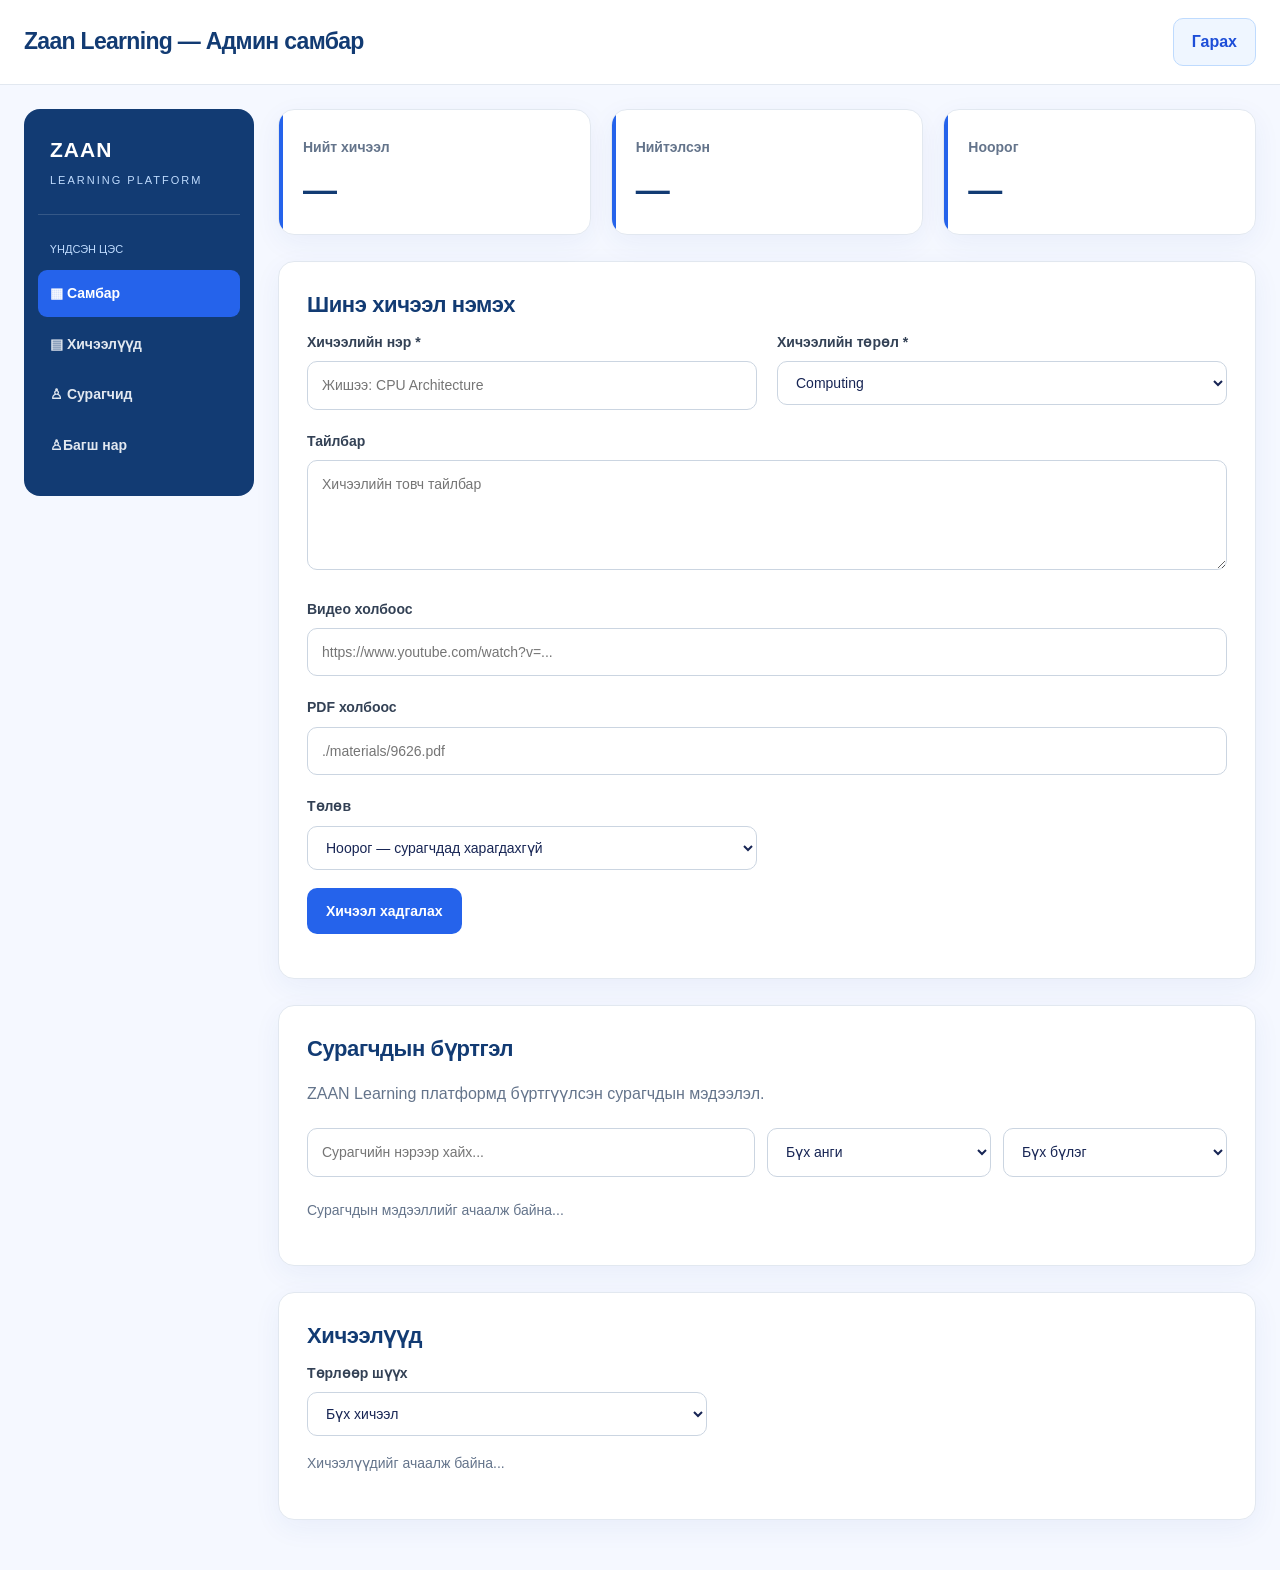
<file: admin back 2.html>
<!DOCTYPE html>
<html lang="mn">

<head>
    <meta charset="UTF-8">
    <meta name="viewport" content="width=device-width, initial-scale=1.0">
    <title>Админ самбар | Zaan Learning</title>

    <style>
        * {
            box-sizing: border-box;
        }

        body {
            margin: 0;
            font-family: "Inter", "Noto Sans", "Segoe UI", Arial, sans-serif;
            background: #f1f5f9;
            color: #1e293b;
        }

        header {
            background: #0f172a;
            color: white;
            padding: 22px 5%;
            display: flex;
            justify-content: space-between;
            align-items: center;
            gap: 16px;
            flex-wrap: wrap;
        }

        header h1 {
            margin: 0;
            font-size: 23px;
        }

        header button {
            background: #334155;
            color: white;
            border: 0;
            padding: 10px 14px;
            border-radius: 7px;
            cursor: pointer;
        }

        main {
            max-width: 1100px;
            margin: 30px auto;
            padding: 0 18px;
        }

        .stats {
            display: grid;
            grid-template-columns: repeat(auto-fit, minmax(150px, 1fr));
            gap: 15px;
            margin-bottom: 24px;
        }

        .stat,
        .panel {
            background: white;
            padding: 22px;
            border-radius: 12px;
            box-shadow: 0 3px 12px #0f172a0b;
        }

        .stat span {
            color: #64748b;
            font-size: 14px;
        }

        .stat strong {
            display: block;
            font-size: 30px;
            margin-top: 8px;
        }

        .panel {
            margin-bottom: 24px;
        }

        h2 {
            margin-top: 0;
            font-size: 21px;
        }

        .form-grid {
            display: grid;
            grid-template-columns: repeat(2, minmax(0, 1fr));
            gap: 16px;
        }

        .field {
            min-width: 0;
        }

        .full {
            grid-column: 1 / -1;
        }

        label {
            display: block;
            margin-bottom: 7px;
            font-weight: bold;
            font-size: 14px;
        }

        input,
        textarea,
        select {
            width: 100%;
            padding: 11px;
            border: 1px solid #cbd5e1;
            border-radius: 7px;
            font: inherit;
            background: white;
        }

        textarea {
            min-height: 85px;
            resize: vertical;
        }

        .actions {
            display: flex;
            gap: 10px;
            flex-wrap: wrap;
            margin-top: 18px;
        }

        .btn {
            border: 0;
            border-radius: 7px;
            padding: 11px 16px;
            cursor: pointer;
            font-weight: bold;
        }

        .primary {
            background: #2563eb;
            color: white;
        }

        .secondary {
            background: #e2e8f0;
            color: #1e293b;
        }

        .danger {
            background: #fee2e2;
            color: #991b1b;
        }

        .small {
            padding: 7px 10px;
            font-size: 13px;
        }

        #message {
            white-space: pre-wrap;
            overflow-wrap: anywhere;
            line-height: 1.5;
            margin-top: 14px;
        }

        .course {
            border: 1px solid #e2e8f0;
            border-radius: 9px;
            padding: 16px;
            margin-top: 12px;
        }

        .course h3 {
            margin: 0 0 8px;
        }

        .course p {
            color: #64748b;
            overflow-wrap: anywhere;
        }

        .course-actions {
            display: flex;
            gap: 8px;
            flex-wrap: wrap;
        }

        .status {
            font-size: 13px;
            font-weight: bold;
        }

        .published {
            color: #15803d;
        }

        .draft {
            color: #b45309;
        }

        .muted {
            color: #64748b;
        }

        @media (max-width: 600px) {
            .form-grid {
                grid-template-columns: 1fr;
            }

            .full {
                grid-column: auto;
            }

            header h1 {
                font-size: 19px;
            }
        }
    </style>
<style>
    :root {
        --primary: #2563eb;
        --primary-dark: #1d4ed8;
        --primary-light: #eff6ff;
        --sidebar: #123b73;
        --text: #172554;
        --muted: #64748b;
        --border: #e2e8f0;
        --surface: #ffffff;
        --background: #f5f8ff;
        --success: #15803d;
        --warning: #b45309;
        --danger: #dc2626;
        --radius: 16px;
        --shadow: 0 8px 28px rgba(30, 64, 175, 0.06);
    }

    * {
        box-sizing: border-box;
    }

    html {
        scroll-behavior: smooth;
    }

    body {
        margin: 0;
        font-family: "Inter", "Noto Sans", "Segoe UI", Arial, sans-serif;
        background: var(--background);
        color: var(--text);
        line-height: 1.6;
    }

    header {
        min-height: 76px;
        padding: 18px max(24px, calc((100% - 1400px) / 2));
        background: var(--surface);
        border-bottom: 1px solid var(--border);
        display: flex;
        align-items: center;
        justify-content: space-between;
        gap: 16px;
        flex-wrap: wrap;
        position: sticky;
        top: 0;
        z-index: 10;
    }

    header h1 {
        margin: 0;
        color: var(--sidebar);
        font-size: 23px;
        font-weight: 800;
        letter-spacing: -0.7px;
    }

    header button {
        background: var(--primary-light);
        color: var(--primary-dark);
        border: 1px solid #bfdbfe;
        padding: 10px 18px;
        border-radius: 10px;
        font: inherit;
        font-weight: 700;
        cursor: pointer;
        transition: 0.2s;
    }

    header button:hover {
        background: #dbeafe;
    }

    main {
        max-width: 1400px;
        margin: 32px auto;
        padding: 0 24px;
    }

    .stats {
        display: grid;
        grid-template-columns: repeat(3, minmax(0, 1fr));
        gap: 20px;
        margin-bottom: 26px;
    }

    .stat,
    .panel {
        background: var(--surface);
        border: 1px solid var(--border);
        border-radius: var(--radius);
        box-shadow: var(--shadow);
    }

    .stat {
        padding: 24px;
        position: relative;
        overflow: hidden;
    }

    .stat::before {
        content: "";
        position: absolute;
        inset: 0 auto 0 0;
        width: 4px;
        background: var(--primary);
    }

    .stat span {
        color: var(--muted);
        font-size: 14px;
        font-weight: 600;
    }

    .stat strong {
        display: block;
        color: var(--sidebar);
        font-size: 34px;
        line-height: 1.2;
        margin-top: 10px;
        font-weight: 800;
    }

    .panel {
        padding: 28px;
        margin-bottom: 26px;
        min-width: 0;
    }

    h2 {
        margin: 0 0 10px;
        font-size: 22px;
        line-height: 1.4;
        color: var(--sidebar);
        letter-spacing: -0.4px;
    }

    h3 {
        color: var(--text);
    }

    .muted {
        color: var(--muted);
    }

    .form-grid {
        display: grid;
        grid-template-columns: repeat(2, minmax(0, 1fr));
        gap: 20px;
    }

    .field {
        min-width: 0;
    }

    .full {
        grid-column: 1 / -1;
    }

    label {
        display: block;
        margin-bottom: 8px;
        font-weight: 700;
        font-size: 14px;
        color: #334155;
    }

    input,
    textarea,
    select {
        width: 100%;
        min-width: 0;
        padding: 12px 14px;
        border: 1px solid #cbd5e1;
        border-radius: 10px;
        font: inherit;
        font-size: 14px;
        color: var(--text);
        background: #fff;
        transition: border-color 0.2s, box-shadow 0.2s;
    }

    input:focus,
    textarea:focus,
    select:focus {
        outline: none;
        border-color: var(--primary);
        box-shadow: 0 0 0 3px rgba(37, 99, 235, 0.12);
    }

    textarea {
        min-height: 110px;
        resize: vertical;
    }

    .actions,
    .course-actions {
        display: flex;
        gap: 10px;
        flex-wrap: wrap;
        margin-top: 18px;
    }

    .btn {
        border: 1px solid transparent;
        border-radius: 10px;
        padding: 11px 18px;
        cursor: pointer;
        font: inherit;
        font-size: 14px;
        font-weight: 700;
        transition: background 0.2s, transform 0.2s;
    }

    .btn:hover {
        transform: translateY(-1px);
    }

    .btn:disabled {
        opacity: 0.6;
        cursor: not-allowed;
        transform: none;
    }

    .primary {
        background: var(--primary);
        color: white;
    }

    .primary:hover {
        background: var(--primary-dark);
    }

    .secondary {
        background: #eff6ff;
        color: #1d4ed8;
        border-color: #bfdbfe;
    }

    .secondary:hover {
        background: #dbeafe;
    }

    .danger {
        background: #fef2f2;
        color: #b91c1c;
        border-color: #fecaca;
    }

    .danger:hover {
        background: #fee2e2;
    }

    .small {
        padding: 8px 12px;
        font-size: 13px;
    }

    #message {
        white-space: pre-wrap;
        overflow-wrap: anywhere;
        line-height: 1.6;
        margin-top: 14px;
    }

    #student-list-message,
    #list-message {
        margin: 16px 0;
        font-size: 14px;
    }

    .course {
        border: 1px solid var(--border);
        background: #fff;
        border-radius: 13px;
        padding: 20px;
        margin-top: 14px;
        transition: border-color 0.2s, box-shadow 0.2s;
    }

    .course:hover {
        border-color: #bfdbfe;
        box-shadow: 0 6px 18px rgba(37, 99, 235, 0.06);
    }

    .course h3 {
        margin: 0 0 8px;
        font-size: 17px;
    }

    .course p {
        color: var(--muted);
        overflow-wrap: anywhere;
    }

    .course a {
        color: var(--primary-dark);
        font-weight: 600;
        text-decoration: none;
    }

    .course a:hover {
        text-decoration: underline;
    }

    .status {
        display: inline-block;
        font-size: 12px;
        font-weight: 800;
        padding: 4px 9px;
        border-radius: 999px;
    }

    .published {
        color: #166534;
        background: #dcfce7;
    }

    .draft {
        color: #92400e;
        background: #fef3c7;
    }

    .student-filters {
        display: grid;
        grid-template-columns: minmax(220px, 2fr) repeat(2, minmax(140px, 1fr));
        gap: 12px;
        margin: 22px 0;
    }

    #student-list,
    #course-list {
        display: grid;
        grid-template-columns: repeat(auto-fit, minmax(min(100%, 280px), 1fr));
        gap: 14px;
        align-items: start;
    }

    #student-list .course,
    #course-list .course {
        margin-top: 0;
    }

    #filter {
        max-width: 400px;
    }

    @media (max-width: 760px) {
        main {
            margin: 22px auto;
            padding: 0 14px;
        }

        header {
            padding: 16px;
        }

        header h1 {
            font-size: 19px;
        }

        .stats {
            grid-template-columns: 1fr;
            gap: 12px;
        }

        .stat {
            padding: 19px;
        }

        .stat strong {
            font-size: 28px;
        }

        .panel {
            padding: 20px 16px;
        }

        .form-grid {
            grid-template-columns: 1fr;
            gap: 15px;
        }

        .full {
            grid-column: auto;
        }

        .student-filters {
            grid-template-columns: 1fr;
        }

        #student-list,
        #course-list {
            grid-template-columns: 1fr;
        }
    }
    
    .admin-layout {
        max-width: 1500px;
        margin: 0 auto;
        padding: 24px;
        display: grid;
        grid-template-columns: 230px minmax(0, 1fr);
        gap: 24px;
        align-items: start;
    }

    .sidebar {
        background: #123b73;
        color: #ffffff;
        border-radius: 16px;
        padding: 24px 14px;
        position: sticky;
        top: 100px;
    }

    .sidebar-brand {
        padding: 0 12px 22px;
        border-bottom: 1px solid #355887;
        margin-bottom: 18px;
    }

    .sidebar-brand strong {
        display: block;
        font-size: 21px;
        letter-spacing: 1px;
    }

    .sidebar-brand span {
        color: #bfdbfe;
        font-size: 11px;
        letter-spacing: 2px;
    }

    .sidebar-label {
        color: #bfdbfe;
        font-size: 11px;
        text-transform: uppercase;
        padding: 8px 12px;
    }

    .sidebar a {
        display: block;
        color: #e2e8f0;
        text-decoration: none;
        padding: 12px;
        margin: 4px 0;
        border-radius: 9px;
        font-size: 14px;
        font-weight: 600;
        transition: 0.2s;
    }

    .sidebar a:hover,
    .sidebar a.active {
        background: #2563eb;
        color: #ffffff;
    }

    .admin-content {
        min-width: 0;
    }

    .admin-content main {
        max-width: none;
        margin: 0;
        padding: 0;
    }

    @media (max-width: 850px) {
        .admin-layout {
            grid-template-columns: 1fr;
            padding: 16px;
            gap: 16px;
        }

        .sidebar {
            position: static;
            padding: 14px;
        }

        .sidebar-brand {
            padding-bottom: 12px;
            margin-bottom: 10px;
        }

        .sidebar a {
            display: inline-block;
            margin: 3px;
        }
    }

</style>

</head>

<body>
    <header>
        <h1>Zaan Learning — Админ самбар</h1>
        <button id="logout-button" type="button">Гарах</button>
    </header>

<div class="admin-layout">
    <aside class="sidebar">
        <div class="sidebar-brand">
            <strong>ZAAN</strong>
            <span>LEARNING PLATFORM</span>
        </div>

        <div class="sidebar-label">Үндсэн цэс</div>

        <a href="#dashboard" class="active">▦ Самбар</a>
        <a href="#courses">▤ Хичээлүүд</a>
        <a href="#students">♙ Сурагчид</a>
         <a href="#teachers">♙Багш нар</a>
    </aside>

    <div class="admin-content">

    <main>
        <section class="stats">
            <div class="stat">
                <span>Нийт хичээл</span>
                <strong id="total-count">—</strong>
            </div>
            <div class="stat">
                <span>Нийтэлсэн</span>
                <strong id="published-count">—</strong>
            </div>
            <div class="stat">
                <span>Ноорог</span>
                <strong id="draft-count">—</strong>
            </div>
        </section>

        <section class="panel">
            <h2 id="form-title">Шинэ хичээл нэмэх</h2>

            <form id="course-form">
                <div class="form-grid">
                    <div class="field">
                        <label for="title">Хичээлийн нэр *</label>
                        <input id="title" required maxlength="200" placeholder="Жишээ: CPU Architecture">
                    </div>

                    <div class="field">
                        <label for="subject">Хичээлийн төрөл *</label>
                        <select id="subject" required>
                            <option value="Computing">Computing</option>
                            <option value="Mathematics">Mathematics</option>
                            <option value="Web Development">Web Development</option>
                        </select>
                    </div>

                    <div class="field full">
                        <label for="description">Тайлбар</label>
                        <textarea id="description" placeholder="Хичээлийн товч тайлбар"></textarea>
                    </div>

                    <div class="field full">
                        <label for="video-url">Видео холбоос</label>
                        <input id="video-url" type="url" placeholder="https://www.youtube.com/watch?v=...">
                    </div>

                    <div class="field full">
                        <label for="pdf-url">PDF холбоос</label>
                        <input id="pdf-url" type="url" placeholder="./materials/9626.pdf">
                    </div>

                    <div class="field">
                        <label for="status-select">Төлөв</label>
                        <select id="status-select">
                            <option value="false">Ноорог — сурагчдад харагдахгүй</option>
                            <option value="true">Нийтлэх — сурагчдад харагдана</option>
                        </select>
                    </div>
                </div>

                <div class="actions">
                    <button class="btn primary" id="save-button" type="submit">
                        Хичээл хадгалах
                    </button>
                    <button class="btn secondary" id="cancel-button" type="button" hidden>
                        Болих
                    </button>
                </div>

                <p id="message" role="status" aria-live="polite"></p>
            </form>
        </section>
        
<section class="panel">
    <h2>Сурагчдын бүртгэл</h2>
    <p class="muted">
        ZAAN Learning платформд бүртгүүлсэн сурагчдын мэдээлэл.
    </p>

    <div class="student-filters">
        <input
            type="text"
            id="student-search"
            placeholder="Сурагчийн нэрээр хайх..."
        >

        <select id="student-grade-filter">
            <option value="">Бүх анги</option>
            <option value="6">6-р анги</option>
            <option value="7">7-р анги</option>
            <option value="8">8-р анги</option>
            <option value="9">9-р анги</option>
            <option value="10">10-р анги</option>
            <option value="11">11-р анги</option>
            <option value="12">12-р анги</option>
        </select>

        <select id="student-class-filter">
            <option value="">Бүх бүлэг</option>
            <option value="1">1-р бүлэг</option>
            <option value="2">2-р бүлэг</option>
            <option value="3">3-р бүлэг</option>
        </select>
    </div>

    <p id="student-list-message" class="muted">
        Сурагчдын мэдээллийг ачаалж байна...
    </p>

    <div id="student-list"></div>
</section>

        <section class="panel">
            <h2>Хичээлүүд</h2>

            <div class="field">
                <label for="filter">Төрлөөр шүүх</label>
                <select id="filter">
                    <option value="all">Бүх хичээл</option>
                    <option value="Computing">Computing</option>
                    <option value="Mathematics">Mathematics</option>
                    <option value="Web Development">Web Development</option>
                </select>
            </div>

            <p id="list-message" class="muted">Хичээлүүдийг ачаалж байна...</p>
            <div id="course-list"></div>
        </section>
    </main>

    <script type="module">
        import { supabase } from './supabase.js';

        const $ = (id) => document.getElementById(id);

        let editingId = null;
        let courses = [];

        function showMessage(message, isError = false) {
            $('message').textContent = message;
            $('message').style.color = isError ? '#b91c1c' : '#15803d';
        }

        function safeUrl(value) {
            if (!value) return '';
            try {
                const url = new URL(value);
                return ['https:', 'http:'].includes(url.protocol)
                    ? url.href
                    : '';
            } catch {
                return '';
            }
        }

        async function checkAdmin() {
            const { data: sessionData, error: sessionError } =
                await supabase.auth.getSession();

            if (sessionError) throw sessionError;

            if (!sessionData.session) {
                window.location.replace('./login.html');
                return false;
            }

            const { data: roleData, error: roleError } = await supabase
                .from('user_roles')
                .select('role')
                .eq('user_id', sessionData.session.user.id)
                .maybeSingle();

            if (roleError) throw roleError;

            if (roleData?.role !== 'admin') {
                await supabase.auth.signOut();
                window.location.replace('./login.html');
                return false;
            }

            return true;
        }

        function resetForm() {
            editingId = null;
            $('course-form').reset();
            $('form-title').textContent = 'Шинэ хичээл нэмэх';
            $('save-button').textContent = 'Хичээл хадгалах';
            $('cancel-button').hidden = true;
            showMessage('');
        }

        function updateStats() {
            $('total-count').textContent = courses.length;
            $('published-count').textContent =
                courses.filter(course => course.is_published).length;
            $('draft-count').textContent =
                courses.filter(course => !course.is_published).length;
        }

        function renderCourses() {
            const filter = $('filter').value;
            const visible = filter === 'all'
                ? courses
                : courses.filter(course => course.subject === filter);

            $('course-list').replaceChildren();

            if (visible.length === 0) {
                $('list-message').textContent = 'Одоогоор хичээл алга.';
                return;
            }

            $('list-message').textContent = '';

            for (const course of visible) {
                const card = document.createElement('article');
                card.className = 'course';

                const heading = document.createElement('h3');
                heading.textContent = course.title || '(Нэргүй хичээл)';

                const status = document.createElement('span');
                status.className = 'status ' +
                    (course.is_published ? 'published' : 'draft');
                status.textContent = course.is_published
                    ? 'Нийтэлсэн'
                    : 'Ноорог';

                const description = document.createElement('p');
                description.textContent =
                    `${course.subject || ''} — ${course.description || 'Тайлбаргүй'}`;

                card.append(heading, status, description);

                const links = document.createElement('p');

                for (const [label, rawUrl] of [
                    ['Видео', course.video_url],
                    ['PDF', course.pdf_url]
                ]) {
                    const url = safeUrl(rawUrl);
                    if (!url) continue;

                    const link = document.createElement('a');
                    link.href = url;
                    link.target = '_blank';
                    link.rel = 'noopener noreferrer';
                    link.textContent = label;
                    link.style.marginRight = '16px';
                    links.append(link);
                }

                card.append(links);

                const actions = document.createElement('div');
                actions.className = 'course-actions';

                const editButton = document.createElement('button');
                editButton.className = 'btn secondary small';
                editButton.textContent = 'Засах';
                editButton.addEventListener('click', () => editCourse(course.id));

                const toggleButton = document.createElement('button');
                toggleButton.className = 'btn secondary small';
                toggleButton.textContent = course.is_published
                    ? 'Ноорог болгох'
                    : 'Нийтлэх';
                toggleButton.addEventListener('click', () =>
                    togglePublished(course));

                const deleteButton = document.createElement('button');
                deleteButton.className = 'btn danger small';
                deleteButton.textContent = 'Устгах';
                deleteButton.addEventListener('click', () =>
                    deleteCourse(course.id, course.title));

                actions.append(editButton, toggleButton, deleteButton);
                card.append(actions);
                $('course-list').append(card);
            }
        }

        async function loadCourses() {
            $('list-message').textContent = 'Хичээлүүдийг ачаалж байна...';

            const { data, error } = await supabase
                .from('courses')
                .select('*')
                .order('id', { ascending: false });

            if (error) throw error;

            courses = data || [];
            updateStats();
            renderCourses();
        }

        function editCourse(id) {
            const course = courses.find(item => String(item.id) === String(id));
            if (!course) return;

            editingId = course.id;
            $('title').value = course.title || '';
            $('subject').value = course.subject || 'Computing';
            $('description').value = course.description || '';
            $('video-url').value = course.video_url || '';
            $('pdf-url').value = course.pdf_url || '';
            $('status-select').value = String(!!course.is_published);

            $('form-title').textContent = 'Хичээл засах';
            $('save-button').textContent = 'Өөрчлөлт хадгалах';
            $('cancel-button').hidden = false;
            showMessage('');

            $('course-form').scrollIntoView({ behavior: 'smooth' });
        }

        async function togglePublished(course) {
            const { error } = await supabase
                .from('courses')
                .update({ is_published: !course.is_published })
                .eq('id', course.id);

            if (error) {
                showMessage('Төлөв өөрчлөхөд алдаа гарлаа: ' + error.message, true);
                return;
            }

            showMessage('Хичээлийн төлөв шинэчлэгдлээ.');
            await loadCourses();
        }

        async function deleteCourse(id, title) {
            if (!confirm(`"${title}" хичээлийг устгах уу? Энэ үйлдлийг буцаах боломжгүй.`)) {
                return;
            }

            const { error } = await supabase
                .from('courses')
                .delete()
                .eq('id', id);

            if (error) {
                showMessage('Устгахад алдаа гарлаа: ' + error.message, true);
                return;
            }

            if (String(editingId) === String(id)) resetForm();

            showMessage('Хичээл устгагдлаа.');
            await loadCourses();
        }

        $('course-form').addEventListener('submit', async (event) => {
            event.preventDefault();

            const title = $('title').value.trim();
            const description = $('description').value.trim();
            const videoUrl = $('video-url').value.trim();
            const pdfUrl = $('pdf-url').value.trim();

            if (videoUrl && !safeUrl(videoUrl)) {
                showMessage('Видео холбоос http:// эсвэл https://-ээр эхлэх ёстой.', true);
                return;
            }

            if (pdfUrl && !safeUrl(pdfUrl)) {
                showMessage('PDF холбоос http:// эсвэл https://-ээр эхлэх ёстой.', true);
                return;
            }

            const record = {
                title,
                description: description || null,
                subject: $('subject').value,
                video_url: videoUrl || null,
                pdf_url: pdfUrl || null,
                is_published: $('status-select').value === 'true'
            };

            $('save-button').disabled = true;
            showMessage('Хадгалж байна...');

            try {
                let result;

                if (editingId !== null) {
                    result = await supabase
                        .from('courses')
                        .update(record)
                        .eq('id', editingId);
                } else {
                    result = await supabase
                        .from('courses')
                        .insert(record);
                }

                if (result.error) throw result.error;

                showMessage(editingId !== null
                    ? 'Хичээлийн өөрчлөлт хадгалагдлаа.'
                    : 'Шинэ хичээл нэмэгдлээ.');

                resetForm();
                await loadCourses();
            } catch (error) {
                showMessage('Хадгалахад алдаа гарлаа: ' + error.message, true);
            } finally {
                $('save-button').disabled = false;
            }
        });

        $('cancel-button').addEventListener('click', resetForm);

        $('filter').addEventListener('change', renderCourses);

        $('logout-button').addEventListener('click', async () => {
            $('logout-button').disabled = true;

            const { error } = await supabase.auth.signOut();

            if (error) {
                showMessage('Гарахад алдаа гарлаа: ' + error.message, true);
                $('logout-button').disabled = false;
                return;
            }

            window.location.replace('./login.html');
        });
        
        async function loadStudents() {
            const list = $('student-list');
            const status = $('student-list-message');

            status.textContent = 'Сурагчдын мэдээллийг ачаалж байна...';
            list.replaceChildren();

            const { data, error } = await supabase
                .from('student_profiles')
                .select('user_id, full_name, school_name, grade, class_group, created_at')
                .order('grade', { ascending: true })
                .order('class_group', { ascending: true });

            console.log('Сурагчдын мэдээлэл:', { data, error });

            if (error) {
                status.textContent =
                    'Сурагчдын мэдээлэл ачаалж чадсангүй: ' + error.message;
                return;
            }

            if (!data || data.length === 0) {
                status.textContent = 'Одоогоор сурагчийн профайл бүртгэгдээгүй байна.';
                return;
            }

            const searchInput = $('student-search');
            const gradeFilter = $('student-grade-filter');
            const classFilter = $('student-class-filter');

            function renderStudents() {
                const search = searchInput.value.trim().toLowerCase();
                const grade = gradeFilter.value;
                const group = classFilter.value;

                const filtered = data.filter(student => {
                    const name = (student.full_name || '').toLowerCase();

                    return name.includes(search)
                        && (!grade || String(student.grade) === grade)
                        && (!group || String(student.class_group) === group);
                });

                list.replaceChildren();

                const isFiltering =
                    search !== '' || grade !== '' || group !== '';

                status.textContent = isFiltering
                    ? `Хайлтын үр дүн: ${filtered.length} сурагч`
                    : `Нийт ${data.length} сурагч`;

                if (filtered.length === 0) {
                    status.textContent = 'Хайлтад тохирох сурагч олдсонгүй.';
                    return;
                }

                for (const student of filtered) {
                    const card = document.createElement('article');
                    card.className = 'course';

                    const name = document.createElement('h3');
                    name.textContent = student.full_name || 'Нэр оруулаагүй';

                    const details = document.createElement('p');
                    details.textContent =
                        `${student.school_name || 'Сургууль тодорхойгүй'} · ` +
                        `${student.grade || '?'}-р анги · ` +
                        `${student.class_group || '?'}-р бүлэг`;

                    card.append(name, details);
                    list.append(card);
                }
            }

            renderStudents();

            searchInput.oninput = renderStudents;
            gradeFilter.onchange = renderStudents;
            classFilter.onchange = renderStudents;
        }

        try {
            const allowed = await checkAdmin();

            if (allowed) {
                await loadCourses();
                await loadStudents();
            }
        } catch (error) {
            $('list-message').textContent =
                'Ачаалахад алдаа гарлаа: ' + error.message;
        }
    </script>
</body>
</div>
</div>
</html>
</file>
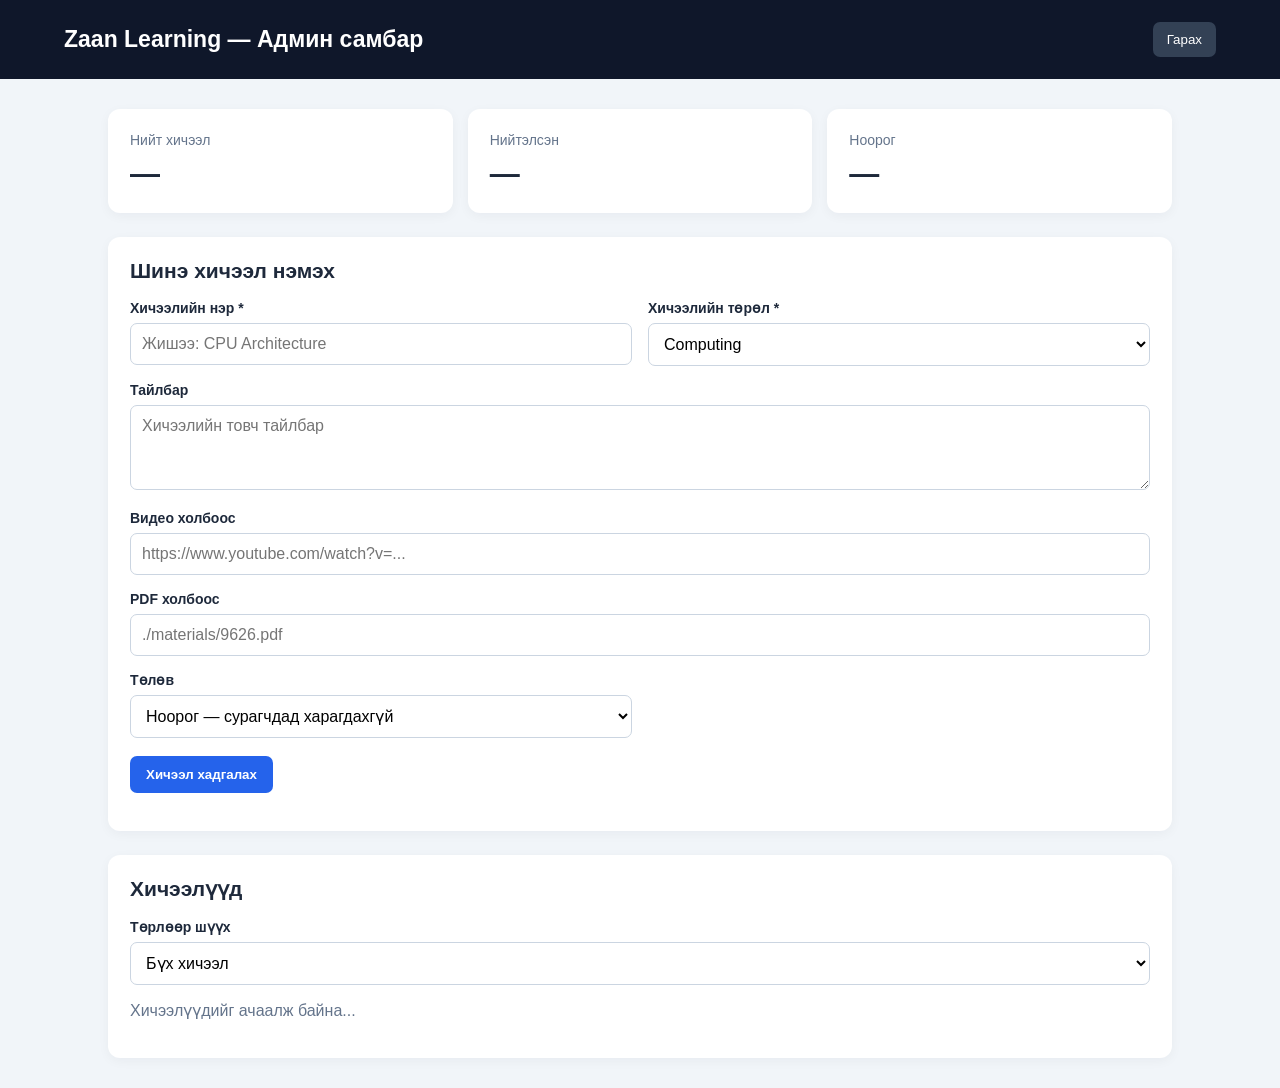
<file: admin-backup.html>
<!DOCTYPE html>
<html lang="mn">
<head>
    <meta charset="UTF-8">
    <meta name="viewport" content="width=device-width, initial-scale=1.0">
    <title>Админ самбар | Zaan Learning</title>

    <style>
        * { box-sizing: border-box; }

        body {
            margin: 0;
            font-family: "Inter", "Noto Sans", "Segoe UI", Arial, sans-serif;
            background: #f1f5f9;
            color: #1e293b;
        }

        header {
            background: #0f172a;
            color: white;
            padding: 22px 5%;
            display: flex;
            justify-content: space-between;
            align-items: center;
            gap: 16px;
            flex-wrap: wrap;
        }

        header h1 { margin: 0; font-size: 23px; }

        header button {
            background: #334155;
            color: white;
            border: 0;
            padding: 10px 14px;
            border-radius: 7px;
            cursor: pointer;
        }

        main {
            max-width: 1100px;
            margin: 30px auto;
            padding: 0 18px;
        }

        .stats {
            display: grid;
            grid-template-columns: repeat(auto-fit, minmax(150px, 1fr));
            gap: 15px;
            margin-bottom: 24px;
        }

        .stat, .panel {
            background: white;
            padding: 22px;
            border-radius: 12px;
            box-shadow: 0 3px 12px #0f172a0b;
        }

        .stat span { color: #64748b; font-size: 14px; }
        .stat strong { display: block; font-size: 30px; margin-top: 8px; }

        .panel { margin-bottom: 24px; }
        h2 { margin-top: 0; font-size: 21px; }

        .form-grid {
            display: grid;
            grid-template-columns: repeat(2, minmax(0, 1fr));
            gap: 16px;
        }

        .field { min-width: 0; }
        .full { grid-column: 1 / -1; }

        label {
            display: block;
            margin-bottom: 7px;
            font-weight: bold;
            font-size: 14px;
        }

        input, textarea, select {
            width: 100%;
            padding: 11px;
            border: 1px solid #cbd5e1;
            border-radius: 7px;
            font: inherit;
            background: white;
        }

        textarea { min-height: 85px; resize: vertical; }

        .actions {
            display: flex;
            gap: 10px;
            flex-wrap: wrap;
            margin-top: 18px;
        }

        .btn {
            border: 0;
            border-radius: 7px;
            padding: 11px 16px;
            cursor: pointer;
            font-weight: bold;
        }

        .primary { background: #2563eb; color: white; }
        .secondary { background: #e2e8f0; color: #1e293b; }
        .danger { background: #fee2e2; color: #991b1b; }
        .small { padding: 7px 10px; font-size: 13px; }

        #message {
            white-space: pre-wrap;
            overflow-wrap: anywhere;
            line-height: 1.5;
            margin-top: 14px;
        }

        .course {
            border: 1px solid #e2e8f0;
            border-radius: 9px;
            padding: 16px;
            margin-top: 12px;
        }

        .course h3 { margin: 0 0 8px; }
        .course p { color: #64748b; overflow-wrap: anywhere; }
        .course-actions { display: flex; gap: 8px; flex-wrap: wrap; }
        .status { font-size: 13px; font-weight: bold; }
        .published { color: #15803d; }
        .draft { color: #b45309; }
        .muted { color: #64748b; }

        @media (max-width: 600px) {
            .form-grid { grid-template-columns: 1fr; }
            .full { grid-column: auto; }
            header h1 { font-size: 19px; }
        }
    </style>
</head>

<body>
<header>
    <h1>Zaan Learning — Админ самбар</h1>
    <button id="logout-button" type="button">Гарах</button>
</header>

<main>
    <section class="stats">
        <div class="stat">
            <span>Нийт хичээл</span>
            <strong id="total-count">—</strong>
        </div>
        <div class="stat">
            <span>Нийтэлсэн</span>
            <strong id="published-count">—</strong>
        </div>
        <div class="stat">
            <span>Ноорог</span>
            <strong id="draft-count">—</strong>
        </div>
    </section>

    <section class="panel">
        <h2 id="form-title">Шинэ хичээл нэмэх</h2>

        <form id="course-form">
            <div class="form-grid">
                <div class="field">
                    <label for="title">Хичээлийн нэр *</label>
                    <input id="title" required maxlength="200"
                           placeholder="Жишээ: CPU Architecture">
                </div>

                <div class="field">
                    <label for="subject">Хичээлийн төрөл *</label>
                    <select id="subject" required>
                        <option value="Computing">Computing</option>
                        <option value="Mathematics">Mathematics</option>
                        <option value="Web Development">Web Development</option>
                    </select>
                </div>

                <div class="field full">
                    <label for="description">Тайлбар</label>
                    <textarea id="description"
                              placeholder="Хичээлийн товч тайлбар"></textarea>
                </div>

                <div class="field full">
                    <label for="video-url">Видео холбоос</label>
                    <input id="video-url" type="url"
                           placeholder="https://www.youtube.com/watch?v=...">
                </div>

                <div class="field full">
                    <label for="pdf-url">PDF холбоос</label>
                    <input id="pdf-url" type="url"
                           placeholder="./materials/9626.pdf">
                </div>

                <div class="field">
                    <label for="status-select">Төлөв</label>
                    <select id="status-select">
                        <option value="false">Ноорог — сурагчдад харагдахгүй</option>
                        <option value="true">Нийтлэх — сурагчдад харагдана</option>
                    </select>
                </div>
            </div>

            <div class="actions">
                <button class="btn primary" id="save-button" type="submit">
                    Хичээл хадгалах
                </button>
                <button class="btn secondary" id="cancel-button"
                        type="button" hidden>
                    Болих
                </button>
            </div>

            <p id="message" role="status" aria-live="polite"></p>
        </form>
    </section>

    <section class="panel">
        <h2>Хичээлүүд</h2>

        <div class="field">
            <label for="filter">Төрлөөр шүүх</label>
            <select id="filter">
                <option value="all">Бүх хичээл</option>
                <option value="Computing">Computing</option>
                <option value="Mathematics">Mathematics</option>
                <option value="Web Development">Web Development</option>
            </select>
        </div>

        <p id="list-message" class="muted">Хичээлүүдийг ачаалж байна...</p>
        <div id="course-list"></div>
    </section>
</main>

<script type="module">
    import { supabase } from './supabase.js';

    const $ = (id) => document.getElementById(id);

    let editingId = null;
    let courses = [];

    function showMessage(message, isError = false) {
        $('message').textContent = message;
        $('message').style.color = isError ? '#b91c1c' : '#15803d';
    }

    function safeUrl(value) {
        if (!value) return '';
        try {
            const url = new URL(value);
            return ['https:', 'http:'].includes(url.protocol)
                ? url.href
                : '';
        } catch {
            return '';
        }
    }

    async function checkAdmin() {
        const { data: sessionData, error: sessionError } =
            await supabase.auth.getSession();

        if (sessionError) throw sessionError;

        if (!sessionData.session) {
            window.location.replace('./login.html');
            return false;
        }

        const { data: roleData, error: roleError } = await supabase
            .from('user_roles')
            .select('role')
            .eq('user_id', sessionData.session.user.id)
            .maybeSingle();

        if (roleError) throw roleError;

        if (roleData?.role !== 'admin') {
            await supabase.auth.signOut();
            window.location.replace('./login.html');
            return false;
        }

        return true;
    }

    function resetForm() {
        editingId = null;
        $('course-form').reset();
        $('form-title').textContent = 'Шинэ хичээл нэмэх';
        $('save-button').textContent = 'Хичээл хадгалах';
        $('cancel-button').hidden = true;
        showMessage('');
    }

    function updateStats() {
        $('total-count').textContent = courses.length;
        $('published-count').textContent =
            courses.filter(course => course.is_published).length;
        $('draft-count').textContent =
            courses.filter(course => !course.is_published).length;
    }

    function renderCourses() {
        const filter = $('filter').value;
        const visible = filter === 'all'
            ? courses
            : courses.filter(course => course.subject === filter);

        $('course-list').replaceChildren();

        if (visible.length === 0) {
            $('list-message').textContent = 'Одоогоор хичээл алга.';
            return;
        }

        $('list-message').textContent = '';

        for (const course of visible) {
            const card = document.createElement('article');
            card.className = 'course';

            const heading = document.createElement('h3');
            heading.textContent = course.title || '(Нэргүй хичээл)';

            const status = document.createElement('span');
            status.className = 'status ' +
                (course.is_published ? 'published' : 'draft');
            status.textContent = course.is_published
                ? 'Нийтэлсэн'
                : 'Ноорог';

            const description = document.createElement('p');
            description.textContent =
                `${course.subject || ''} — ${course.description || 'Тайлбаргүй'}`;

            card.append(heading, status, description);

            const links = document.createElement('p');

            for (const [label, rawUrl] of [
                ['Видео', course.video_url],
                ['PDF', course.pdf_url]
            ]) {
                const url = safeUrl(rawUrl);
                if (!url) continue;

                const link = document.createElement('a');
                link.href = url;
                link.target = '_blank';
                link.rel = 'noopener noreferrer';
                link.textContent = label;
                link.style.marginRight = '16px';
                links.append(link);
            }

            card.append(links);

            const actions = document.createElement('div');
            actions.className = 'course-actions';

            const editButton = document.createElement('button');
            editButton.className = 'btn secondary small';
            editButton.textContent = 'Засах';
            editButton.addEventListener('click', () => editCourse(course.id));

            const toggleButton = document.createElement('button');
            toggleButton.className = 'btn secondary small';
            toggleButton.textContent = course.is_published
                ? 'Ноорог болгох'
                : 'Нийтлэх';
            toggleButton.addEventListener('click', () =>
                togglePublished(course));

            const deleteButton = document.createElement('button');
            deleteButton.className = 'btn danger small';
            deleteButton.textContent = 'Устгах';
            deleteButton.addEventListener('click', () =>
                deleteCourse(course.id, course.title));

            actions.append(editButton, toggleButton, deleteButton);
            card.append(actions);
            $('course-list').append(card);
        }
    }

    async function loadCourses() {
        $('list-message').textContent = 'Хичээлүүдийг ачаалж байна...';

        const { data, error } = await supabase
            .from('courses')
            .select('*')
            .order('id', { ascending: false });

        if (error) throw error;

        courses = data || [];
        updateStats();
        renderCourses();
    }

    function editCourse(id) {
        const course = courses.find(item => String(item.id) === String(id));
        if (!course) return;

        editingId = course.id;
        $('title').value = course.title || '';
        $('subject').value = course.subject || 'Computing';
        $('description').value = course.description || '';
        $('video-url').value = course.video_url || '';
        $('pdf-url').value = course.pdf_url || '';
        $('status-select').value = String(!!course.is_published);

        $('form-title').textContent = 'Хичээл засах';
        $('save-button').textContent = 'Өөрчлөлт хадгалах';
        $('cancel-button').hidden = false;
        showMessage('');

        $('course-form').scrollIntoView({ behavior: 'smooth' });
    }

    async function togglePublished(course) {
        const { error } = await supabase
            .from('courses')
            .update({ is_published: !course.is_published })
            .eq('id', course.id);

        if (error) {
            showMessage('Төлөв өөрчлөхөд алдаа гарлаа: ' + error.message, true);
            return;
        }

        showMessage('Хичээлийн төлөв шинэчлэгдлээ.');
        await loadCourses();
    }

    async function deleteCourse(id, title) {
        if (!confirm(`"${title}" хичээлийг устгах уу? Энэ үйлдлийг буцаах боломжгүй.`)) {
            return;
        }

        const { error } = await supabase
            .from('courses')
            .delete()
            .eq('id', id);

        if (error) {
            showMessage('Устгахад алдаа гарлаа: ' + error.message, true);
            return;
        }

        if (String(editingId) === String(id)) resetForm();

        showMessage('Хичээл устгагдлаа.');
        await loadCourses();
    }

    $('course-form').addEventListener('submit', async (event) => {
        event.preventDefault();

        const title = $('title').value.trim();
        const description = $('description').value.trim();
        const videoUrl = $('video-url').value.trim();
        const pdfUrl = $('pdf-url').value.trim();

        if (videoUrl && !safeUrl(videoUrl)) {
            showMessage('Видео холбоос http:// эсвэл https://-ээр эхлэх ёстой.', true);
            return;
        }

        if (pdfUrl && !safeUrl(pdfUrl)) {
            showMessage('PDF холбоос http:// эсвэл https://-ээр эхлэх ёстой.', true);
            return;
        }

        const record = {
            title,
            description: description || null,
            subject: $('subject').value,
            video_url: videoUrl || null,
            pdf_url: pdfUrl || null,
            is_published: $('status-select').value === 'true'
        };

        $('save-button').disabled = true;
        showMessage('Хадгалж байна...');

        try {
            let result;

            if (editingId !== null) {
                result = await supabase
                    .from('courses')
                    .update(record)
                    .eq('id', editingId);
            } else {
                result = await supabase
                    .from('courses')
                    .insert(record);
            }

            if (result.error) throw result.error;

            showMessage(editingId !== null
                ? 'Хичээлийн өөрчлөлт хадгалагдлаа.'
                : 'Шинэ хичээл нэмэгдлээ.');

            resetForm();
            await loadCourses();
        } catch (error) {
            showMessage('Хадгалахад алдаа гарлаа: ' + error.message, true);
        } finally {
            $('save-button').disabled = false;
        }
    });

    $('cancel-button').addEventListener('click', resetForm);

    $('filter').addEventListener('change', renderCourses);

    $('logout-button').addEventListener('click', async () => {
        $('logout-button').disabled = true;

        const { error } = await supabase.auth.signOut();

        if (error) {
            showMessage('Гарахад алдаа гарлаа: ' + error.message, true);
            $('logout-button').disabled = false;
            return;
        }

        window.location.replace('./login.html');
    });

    try {
        const allowed = await checkAdmin();

        if (allowed) {
            await loadCourses();
        }
    } catch (error) {
        $('list-message').textContent =
            'Ачаалахад алдаа гарлаа: ' + error.message;
    }
</script>
</body>
</html>
</file>
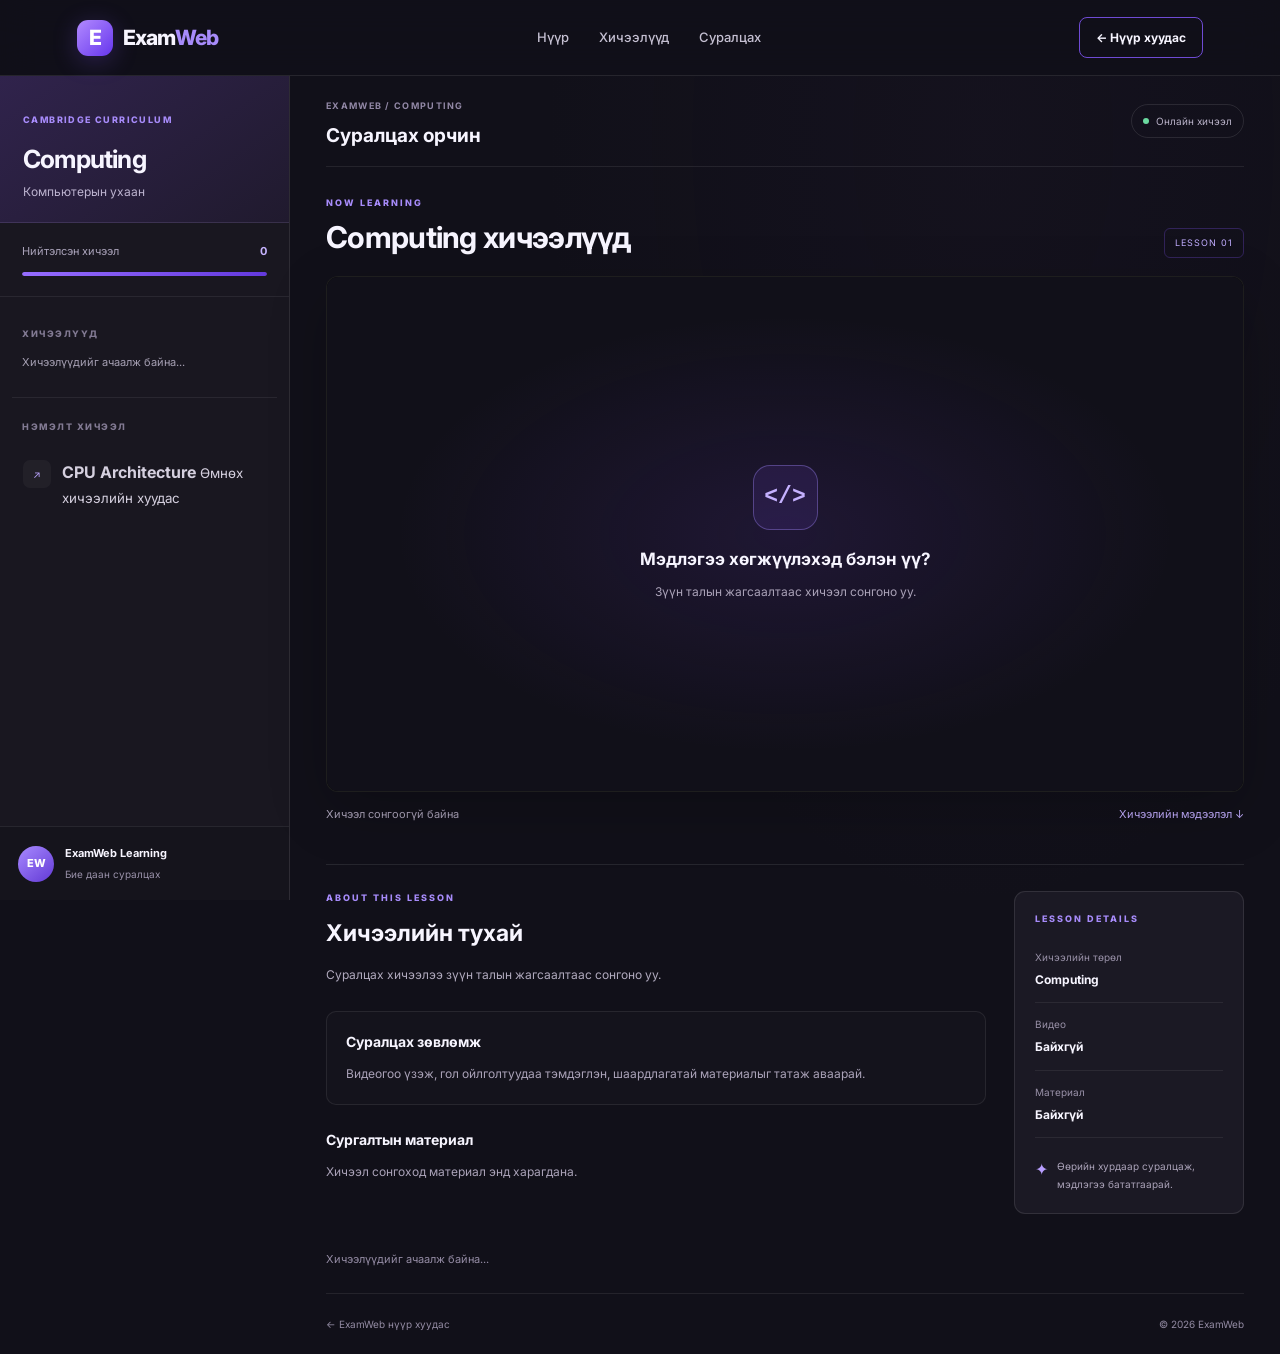
<file: computing.html>
<!DOCTYPE html>
<html lang="mn">
<head>
    <meta charset="UTF-8">
    <meta name="viewport" content="width=device-width, initial-scale=1.0">
    <meta name="referrer" content="strict-origin-when-cross-origin">
    <meta name="description" content="Cambridge Computing видео хичээл, сургалтын материал">
    <meta name="theme-color" content="#111019">
    <title>Computing | ExamWeb</title>
    <link rel="stylesheet" href="style.css">
</head>
<body class="learning-page">

<header class="navbar">
    <a class="logo" href="index.html">
        <span class="logo-mark">E</span>
        <span>Exam<span class="logo-accent">Web</span></span>
    </a>

    <nav class="nav-links">
        <a href="index.html">Нүүр</a>
        <a href="#curriculum">Хичээлүүд</a>
        <a href="#lesson-content">Суралцах</a>
    </nav>

    <a class="nav-button" href="index.html">← Нүүр хуудас</a>
</header>

<div class="learning-layout">

    <aside class="lesson-sidebar" id="curriculum">
        <div class="sidebar-heading">
            <p class="eyebrow">CAMBRIDGE CURRICULUM</p>
            <h1>Computing</h1>
            <p>Компьютерын ухаан</p>
        </div>

        <div class="sidebar-progress">
            <div class="sidebar-progress-label">
                <span>Нийтэлсэн хичээл</span>
                <strong id="sidebar-count">0</strong>
            </div>
            <div class="sidebar-progress-track">
                <span></span>
            </div>
        </div>

        <div class="lesson-menu">
            <p class="menu-section-title">ХИЧЭЭЛҮҮД</p>
            <p id="sidebar-message" class="sidebar-message">
                Хичээлүүдийг ачаалж байна...
            </p>
            <div id="lesson-menu-list"></div>

            <div class="static-menu-group">
                <p class="menu-section-title">НЭМЭЛТ ХИЧЭЭЛ</p>
                <a class="sidebar-lesson" href="lessons/cpu.html">
                    <span class="sidebar-lesson-icon">↗</span>
                    <span>
                        <strong>CPU Architecture</strong>
                        <small>Өмнөх хичээлийн хуудас</small>
                    </span>
                </a>
            </div>
        </div>

        <div class="sidebar-bottom">
            <span class="sidebar-avatar">EW</span>
            <span>
                <strong>ExamWeb Learning</strong>
                <small>Бие даан суралцах</small>
            </span>
        </div>
    </aside>

    <main class="lesson-main" id="lesson-content">
        <div class="learning-topbar">
            <div>
                <span class="breadcrumb">EXAMWEB / COMPUTING</span>
                <h2>Суралцах орчин</h2>
            </div>
            <span class="learning-status"><i></i> Онлайн хичээл</span>
        </div>

        <section class="lesson-player-section">
            <div class="player-heading">
                <div>
                    <p class="eyebrow">NOW LEARNING</p>
                    <h2 id="lesson-title">Computing хичээлүүд</h2>
                </div>
                <span class="lesson-number" id="lesson-number">LESSON 01</span>
            </div>

            <div class="lesson-player" id="lesson-player">
                <div class="player-placeholder">
                    <div class="placeholder-icon">&lt;/&gt;</div>
                    <h3>Мэдлэгээ хөгжүүлэхэд бэлэн үү?</h3>
                    <p>Зүүн талын жагсаалтаас хичээл сонгоно уу.</p>
                </div>
            </div>

            <div class="player-controls">
                <span id="player-caption">Хичээл сонгоогүй байна</span>
                <a href="#lesson-details">Хичээлийн мэдээлэл ↓</a>
            </div>
        </section>

        <section class="lesson-details" id="lesson-details">
            <div class="details-main">
                <p class="eyebrow">ABOUT THIS LESSON</p>
                <h2 id="detail-title">Хичээлийн тухай</h2>
                <p id="lesson-description">
                    Суралцах хичээлээ зүүн талын жагсаалтаас сонгоно уу.
                </p>

                <div class="learning-objectives" id="learning-objectives">
                    <h3>Суралцах зөвлөмж</h3>
                    <p>
                        Видеогоо үзэж, гол ойлголтуудаа тэмдэглэн,
                        шаардлагатай материалыг татаж аваарай.
                    </p>
                </div>

                <div class="resource-section">
                    <h3>Сургалтын материал</h3>
                    <div id="lesson-resources">
                        <p class="muted-text">Хичээл сонгоход материал энд харагдана.</p>
                    </div>
                </div>
            </div>

            <aside class="lesson-info-card">
                <p class="eyebrow">LESSON DETAILS</p>
                <div class="info-row">
                    <span>Хичээлийн төрөл</span>
                    <strong id="detail-subject">Computing</strong>
                </div>
                <div class="info-row">
                    <span>Видео</span>
                    <strong id="detail-video">Байхгүй</strong>
                </div>
                <div class="info-row">
                    <span>Материал</span>
                    <strong id="detail-pdf">Байхгүй</strong>
                </div>
                <div class="info-note">
                    <span>✦</span>
                    <p>Өөрийн хурдаар суралцаж, мэдлэгээ бататгаарай.</p>
                </div>
            </aside>
        </section>

        <p class="course-status-message" id="course-status">
            Хичээлүүдийг ачаалж байна...
        </p>

        <footer class="learning-footer">
            <a href="index.html">← ExamWeb нүүр хуудас</a>
            <span>© 2026 ExamWeb</span>
        </footer>
    </main>
</div>

<script type="module">
    import { supabase } from './supabase.js';

    const menu = document.getElementById('lesson-menu-list');
    const sidebarMessage = document.getElementById('sidebar-message');
    const sidebarCount = document.getElementById('sidebar-count');
    const courseStatus = document.getElementById('course-status');

    const titleEl = document.getElementById('lesson-title');
    const detailTitle = document.getElementById('detail-title');
    const descriptionEl = document.getElementById('lesson-description');
    const player = document.getElementById('lesson-player');
    const playerCaption = document.getElementById('player-caption');
    const lessonNumber = document.getElementById('lesson-number');
    const resources = document.getElementById('lesson-resources');
    const detailSubject = document.getElementById('detail-subject');
    const detailVideo = document.getElementById('detail-video');
    const detailPdf = document.getElementById('detail-pdf');

    let courses = [];

    function safeHttpUrl(value) {
    if (!value) return null;

    try {
        const url = new URL(value, window.location.href);

        if (url.protocol !== 'https:' && url.protocol !== 'http:') {
            return null;
        }

        return url.href;
    } catch {
        return null;
    }
}

    function getYouTubeEmbed(value) {
        const safeUrl = safeHttpUrl(value);
        if (!safeUrl) return null;

        try {
            const url = new URL(safeUrl);
            let id = '';

            if (url.hostname === 'youtu.be' ||
                url.hostname === 'www.youtu.be') {
                id = url.pathname.split('/').filter(Boolean)[0] || '';
            } else if (
                url.hostname === 'youtube.com' ||
                url.hostname === 'www.youtube.com' ||
                url.hostname === 'm.youtube.com'
            ) {
                if (url.pathname === '/watch') {
                    id = url.searchParams.get('v') || '';
                } else if (
                    url.pathname.startsWith('/embed/') ||
                    url.pathname.startsWith('/shorts/')
                ) {
                    id = url.pathname.split('/')[2] || '';
                }
            }

            if (!/^[a-zA-Z0-9_-]{11}$/.test(id)) return null;
            return `https://www.youtube-nocookie.com/embed/${id}`;
        } catch {
            return null;
        }
    }

    function makeLink(label, url, className = '') {
        const link = document.createElement('a');
        link.href = url;
        link.textContent = label;
        link.target = '_blank';
        link.rel = 'noopener noreferrer';
        if (className) link.className = className;
        return link;
    }

    function showLesson(course, index) {
        if (!course) return;

        titleEl.textContent = course.title || 'Нэргүй хичээл';
        detailTitle.textContent = course.title || 'Нэргүй хичээл';
        descriptionEl.textContent =
            course.description || 'Энэ хичээлийн тайлбар одоогоор алга.';

        lessonNumber.textContent =
            `LESSON ${String(index + 1).padStart(2, '0')}`;

        playerCaption.textContent = course.title || 'Сонгосон хичээл';
        detailSubject.textContent = course.subject || 'Computing';
        detailVideo.textContent = course.video_url ? 'Боломжтой' : 'Байхгүй';
        detailPdf.textContent = course.pdf_url ? 'Боломжтой' : 'Байхгүй';

        player.replaceChildren();

        const embedUrl = getYouTubeEmbed(course.video_url);

        if (embedUrl) {
            const iframe = document.createElement('iframe');
            iframe.src = embedUrl;
            iframe.title = course.title || 'Видео хичээл';
            iframe.allow =
                'accelerometer; autoplay; clipboard-write; encrypted-media; gyroscope; picture-in-picture; web-share';
            iframe.allowFullscreen = true;
            iframe.referrerPolicy = 'strict-origin-when-cross-origin';
            player.append(iframe);
        } else {
            const placeholder = document.createElement('div');
            placeholder.className = 'player-placeholder';

            const icon = document.createElement('div');
            icon.className = 'placeholder-icon';
            icon.textContent = '</>';

            const heading = document.createElement('h3');
            heading.textContent = course.video_url
                ? 'Энэ холбоос YouTube видео биш байна'
                : 'Энэ хичээлд видео нэмээгүй байна';

            const text = document.createElement('p');
            text.textContent = course.video_url
                ? 'YouTube видеоны холбоос оруулсан эсэхээ шалгана уу.'
                : 'Админ самбараас видео холбоос нэмэхэд энд тоглогдоно.';

            placeholder.append(icon, heading, text);

            const safeVideo = safeHttpUrl(course.video_url);
            if (safeVideo) {
                const link = makeLink('Видео холбоосыг нээх ↗', safeVideo);
                link.className = 'player-external-link';
                placeholder.append(link);
            }

            player.append(placeholder);
        }

        resources.replaceChildren();

        const safePdf = safeHttpUrl(course.pdf_url);
        if (safePdf) {
            const pdf = makeLink('PDF материал нээх ↗', safePdf, 'resource-link');
            resources.append(pdf);
        } else {
            const empty = document.createElement('p');
            empty.className = 'muted-text';
            empty.textContent = 'Энэ хичээлд PDF материал нэмээгүй байна.';
            resources.append(empty);
        }

        document.querySelectorAll('.sidebar-lesson[data-course-id]')
            .forEach(link => {
                const active = link.dataset.courseId === String(course.id);
                link.classList.toggle('active', active);
                if (active) link.setAttribute('aria-current', 'page');
                else link.removeAttribute('aria-current');
            });

        courseStatus.textContent = `Сонгосон хичээл: ${course.title || ''}`;
    }

    function renderMenu() {
        menu.replaceChildren();

        courses.forEach((course, index) => {
            const button = document.createElement('button');
            button.type = 'button';
            button.className = 'sidebar-lesson';
            button.dataset.courseId = String(course.id);

            const icon = document.createElement('span');
            icon.className = 'sidebar-lesson-icon';
            icon.textContent = '▶';

            const copy = document.createElement('span');
            copy.className = 'sidebar-lesson-copy';

            const title = document.createElement('strong');
            title.textContent = course.title || 'Нэргүй хичээл';

            const subtitle = document.createElement('small');
            subtitle.textContent = `Хичээл ${index + 1}`;

            copy.append(title, subtitle);
            button.append(icon, copy);

            button.addEventListener('click', () => showLesson(course, index));
            menu.append(button);
        });
    }

    async function loadCourses() {
        sidebarMessage.textContent = 'Хичээлүүдийг ачаалж байна...';
        courseStatus.textContent = 'Supabase-тай холбогдож байна...';

        const { data, error } = await supabase
            .from('courses')
            .select('id, title, description, subject, video_url, pdf_url')
            .eq('subject', 'Computing')
            .eq('is_published', true)
            .order('id', { ascending: true });

        if (error) {
            console.error('Course loading error:', error);
            sidebarMessage.textContent = 'Хичээл ачаалж чадсангүй.';
            courseStatus.textContent =
                'Алдаа: ' + error.message;
            return;
        }

        courses = data || [];
        sidebarCount.textContent = String(courses.length);

        if (courses.length === 0) {
            sidebarMessage.textContent = 'Одоогоор нийтэлсэн хичээл алга.';
            courseStatus.textContent =
                'Админ самбараас Computing төрлийн хичээлээ нийтэлнэ үү.';
            return;
        }

        sidebarMessage.textContent = '';
        renderMenu();
        showLesson(courses[0], 0);
        courseStatus.textContent = `${courses.length} нийтэлсэн хичээл байна.`;
    }

    loadCourses();
</script>

</body>
</html>
</file>
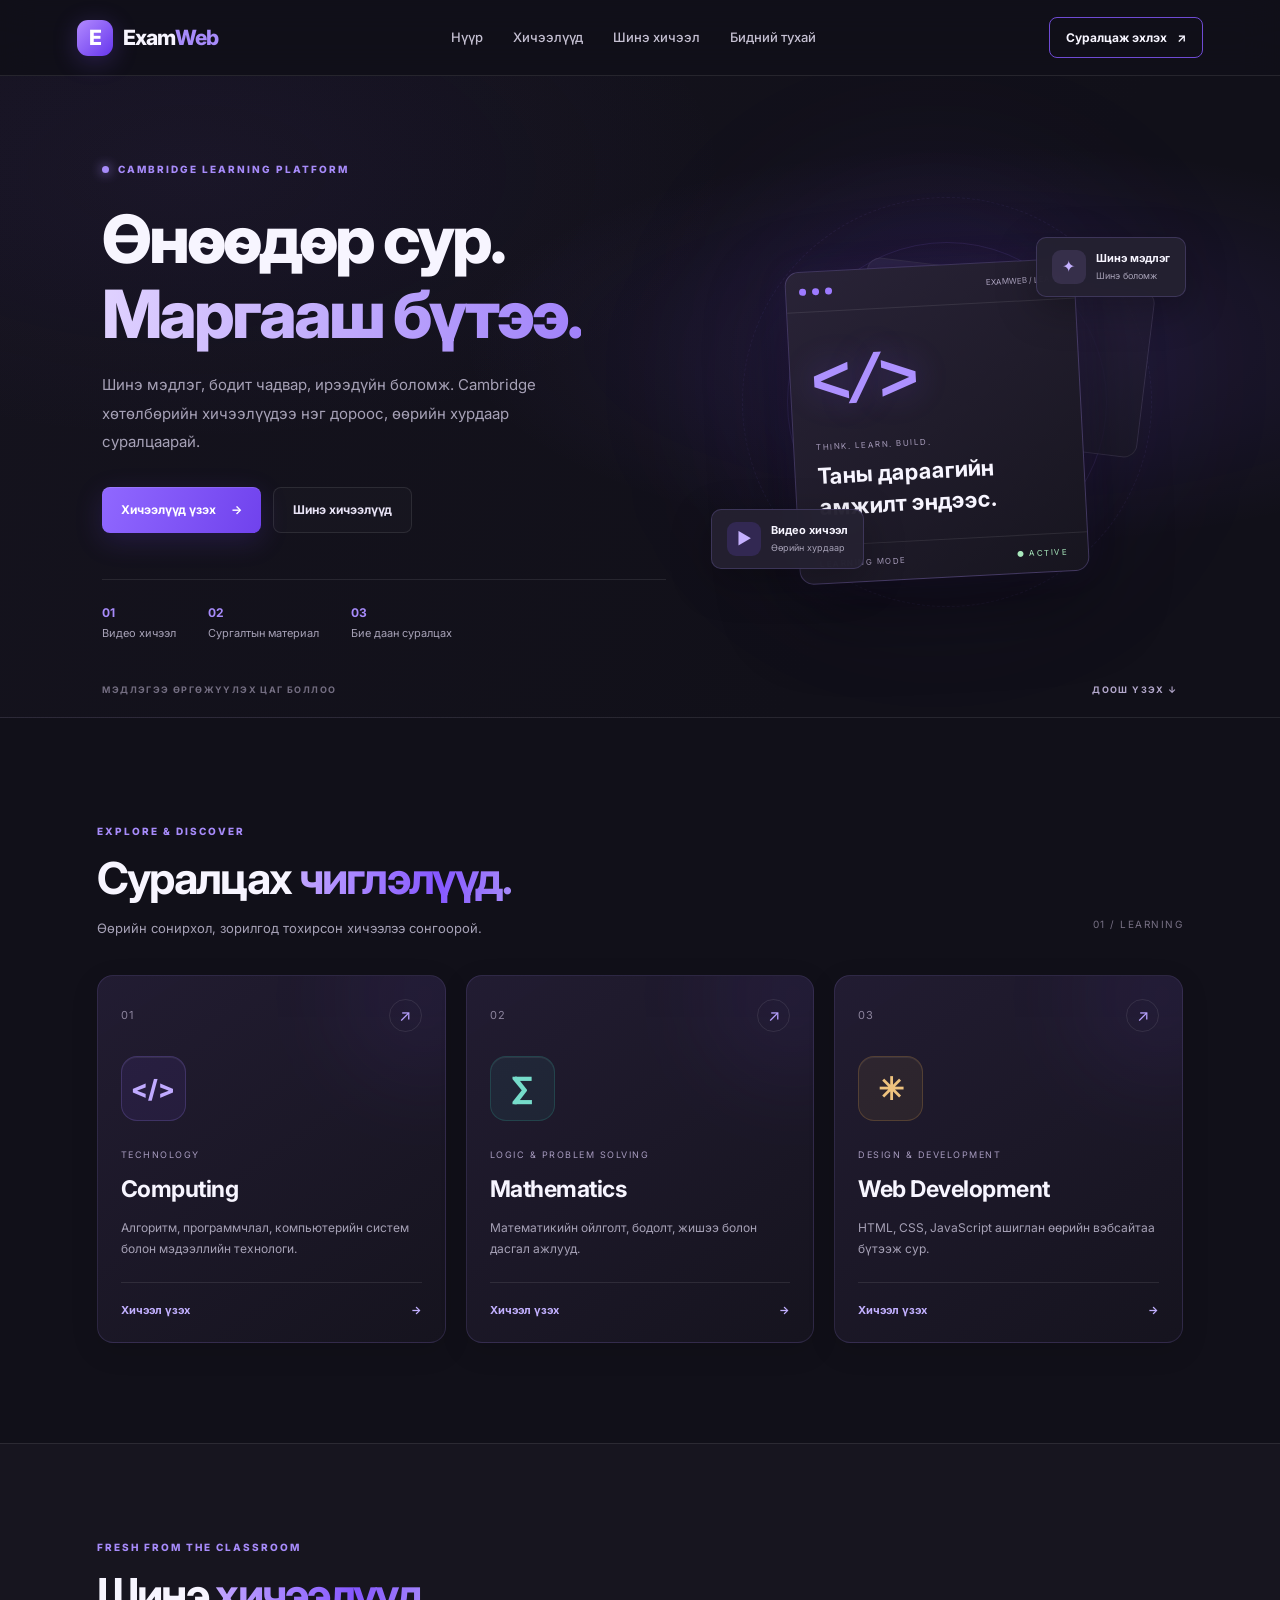
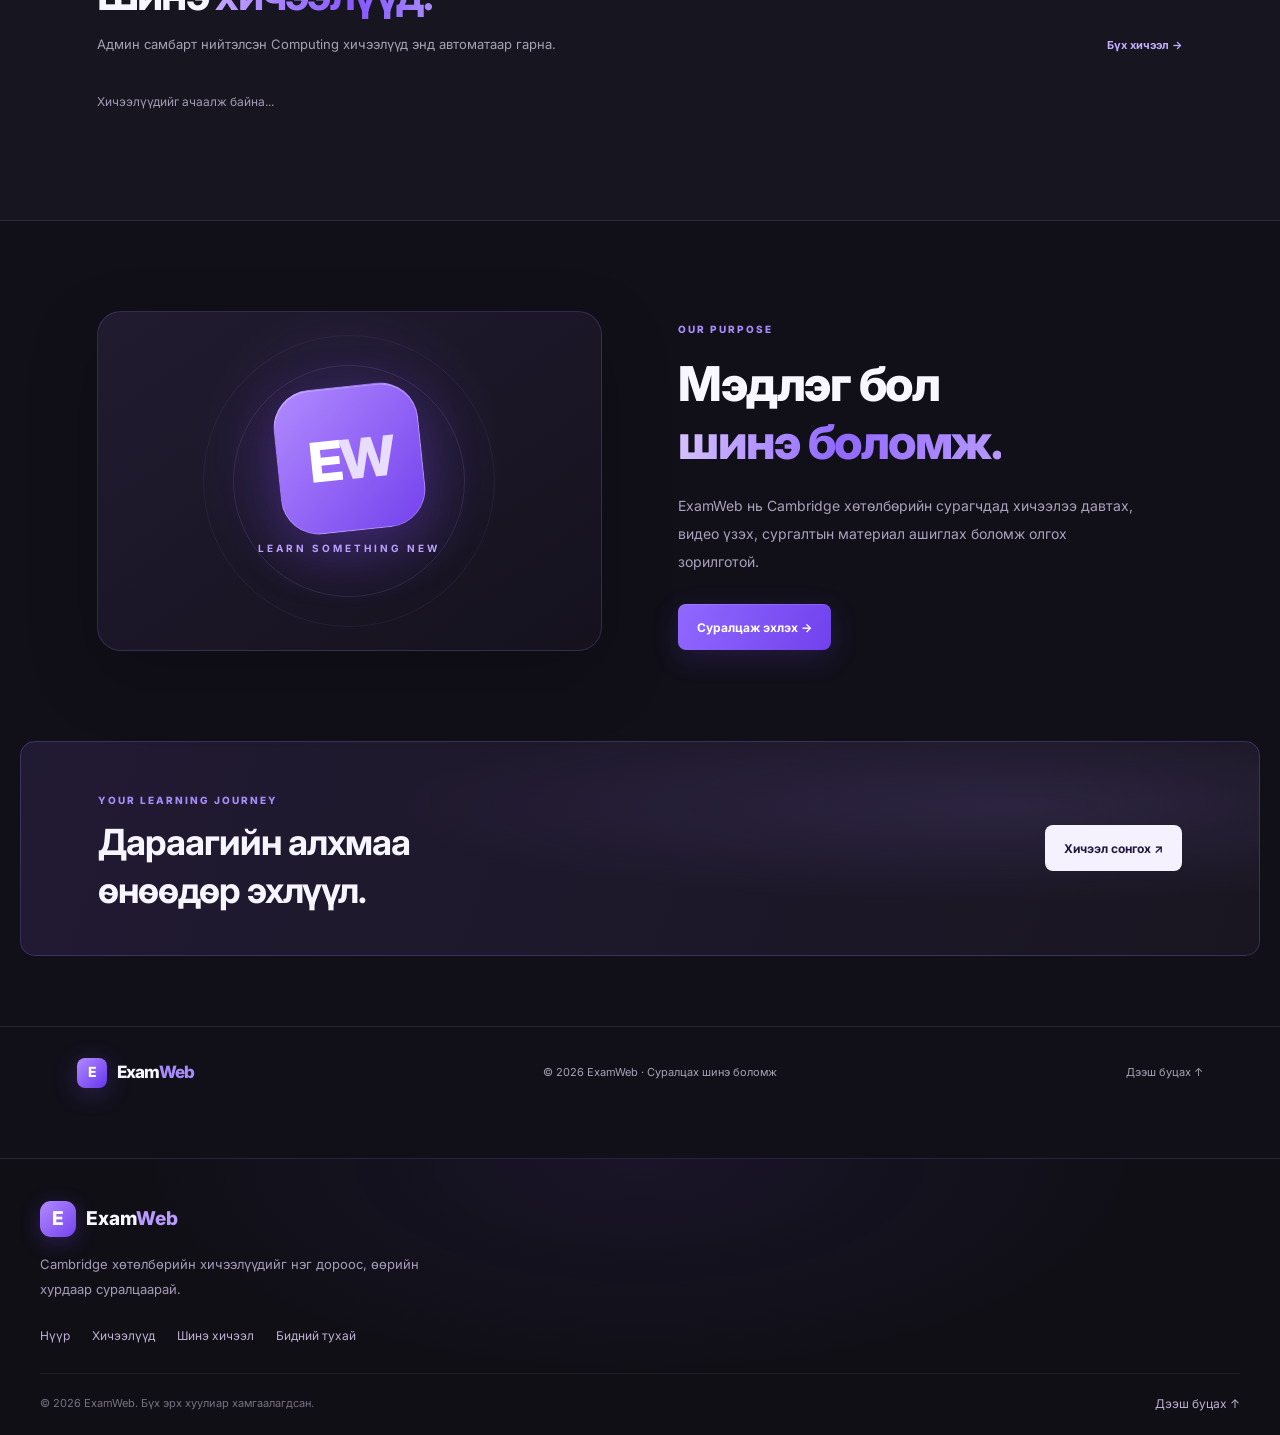
<file: index copy.html>
<!DOCTYPE html>
<html lang="mn">
<head>
    <meta charset="UTF-8">
    <meta name="viewport" content="width=device-width, initial-scale=1.0">
    <meta name="referrer" content="strict-origin-when-cross-origin">
    <meta name="description" content="Cambridge хөтөлбөрийн видео хичээл, сургалтын материал, дадлага ажил">
    <meta name="theme-color" content="#111019">
    <title>ExamWeb | Мэдлэгээ хөгжүүл</title>
    <link rel="stylesheet" href="style.css">
</head>
<body>


<header class="navbar">
    <a class="logo" href="index.html">
        <span class="logo-mark">E</span>
        <span>Exam<span class="logo-accent">Web</span></span>
    </a>

    <nav class="nav-links">
        <a href="#home">Нүүр</a>
        <a href="#courses">Хичээлүүд</a>
        <a href="#latest">Шинэ хичээл</a>
        <a href="#about">Бидний тухай</a>
    </nav>

    <div class="nav-user-actions">
        <a class="nav-button" id="nav-login-button" href="./portal.html">
    Суралцаж эхлэх <span>↗</span>
</a>

        <span id="nav-user-label" hidden>Сурагч</span>

        <button
            class="nav-button"
            id="nav-logout-button"
            type="button"
            hidden
        >
            Гарах ↗
        </button>
    </div>
</header>


<main>
    <section class="hero" id="home">
        <div class="hero-glow"></div>

        <div class="hero-content">
            <div class="eyebrow">
                <span class="live-dot"></span>
                CAMBRIDGE LEARNING PLATFORM
            </div>

            <h1>
                Өнөөдөр сур.<br>
                <span>Маргааш бүтээ.</span>
            </h1>

            <p class="hero-text">
                Шинэ мэдлэг, бодит чадвар, ирээдүйн боломж.
                Cambridge хөтөлбөрийн хичээлүүдээ нэг дороос,
                өөрийн хурдаар суралцаарай.
            </p>

            <div class="hero-actions">
                <a class="button button-primary" href="#courses">
                    Хичээлүүд үзэх <span>→</span>
                </a>
                <a class="button button-secondary" href="#latest">
                    Шинэ хичээлүүд
                </a>
            </div>

            <div class="hero-features">
                <div>
                    <strong>01</strong>
                    <span>Видео хичээл</span>
                </div>
                <div>
                    <strong>02</strong>
                    <span>Сургалтын материал</span>
                </div>
                <div>
                    <strong>03</strong>
                    <span>Бие даан суралцах</span>
                </div>
            </div>
        </div>

        <div class="hero-art" aria-label="Суралцах боломж">
            <div class="orbit orbit-one"></div>
            <div class="orbit orbit-two"></div>

            <div class="art-card art-card-back">
                <span class="art-small-label">YOUR NEXT SKILL</span>
                <div class="art-code">
                    <span>01</span> Learn()<br>
                    <span>02</span> Practice()<br>
                    <span>03</span> Create()
                </div>
            </div>

            <div class="art-card art-card-main">
                <div class="art-window">
                    <i></i><i></i><i></i>
                    <span>EXAMWEB / LEARN</span>
                </div>
                <div class="art-symbol">&lt;/&gt;</div>
                <div class="art-caption">
                    <span>THINK. LEARN. BUILD.</span>
                    <strong>Таны дараагийн<br>амжилт эндээс.</strong>
                </div>
                <div class="art-bottom">
                    <span>LEARNING MODE</span>
                    <span class="art-status">● ACTIVE</span>
                </div>
            </div>

            <div class="floating-tag floating-top">
                <span class="tag-icon">✦</span>
                <span><strong>Шинэ мэдлэг</strong><small>Шинэ боломж</small></span>
            </div>

            <div class="floating-tag floating-bottom">
                <span class="tag-icon tag-purple">▶</span>
                <span><strong>Видео хичээл</strong><small>Өөрийн хурдаар</small></span>
            </div>
        </div>

        <div class="hero-bottom">
            <span>МЭДЛЭГЭЭ ӨРГӨЖҮҮЛЭХ ЦАГ БОЛЛОО</span>
            <a href="#courses">ДООШ ҮЗЭХ ↓</a>
        </div>
    </section>

    <section class="courses section-wrap" id="courses">
        <div class="section-heading">
            <div>
                <p class="eyebrow">EXPLORE & DISCOVER</p>
                <h2>Суралцах <span>чиглэлүүд.</span></h2>
                <p class="section-text">
                    Өөрийн сонирхол, зорилгод тохирсон хичээлээ сонгоорой.
                </p>
            </div>
            <span class="section-index">01 / LEARNING</span>
        </div>

        <div class="course-grid">
            <a class="course-card computing-card" href="computing.html">
                <div class="card-top">
                    <span class="course-number">01</span>
                    <span class="card-arrow">↗</span>
                </div>
                <div class="course-icon icon-computing">&lt;/&gt;</div>
                <div class="card-copy">
                    <span class="card-category">TECHNOLOGY</span>
                    <h3>Computing</h3>
                    <p>Алгоритм, программчлал, компьютерийн систем болон мэдээллийн технологи.</p>
                </div>
                <div class="card-footer">
                    <span>Хичээл үзэх</span><span>→</span>
                </div>
            </a>

            <a class="course-card maths-card" href="mathematics.html">
                <div class="card-top">
                    <span class="course-number">02</span>
                    <span class="card-arrow">↗</span>
                </div>
                <div class="course-icon icon-maths">∑</div>
                <div class="card-copy">
                    <span class="card-category">LOGIC & PROBLEM SOLVING</span>
                    <h3>Mathematics</h3>
                    <p>Математикийн ойлголт, бодолт, жишээ болон дасгал ажлууд.</p>
                </div>
                <div class="card-footer">
                    <span>Хичээл үзэх</span><span>→</span>
                </div>
            </a>

            <a class="course-card web-card" href="web.html">
                <div class="card-top">
                    <span class="course-number">03</span>
                    <span class="card-arrow">↗</span>
                </div>
                <div class="course-icon icon-web">✳</div>
                <div class="card-copy">
                    <span class="card-category">DESIGN & DEVELOPMENT</span>
                    <h3>Web Development</h3>
                    <p>HTML, CSS, JavaScript ашиглан өөрийн вэбсайтаа бүтээж сур.</p>
                </div>
                <div class="card-footer">
                    <span>Хичээл үзэх</span><span>→</span>
                </div>
            </a>
        </div>
    </section>

    <section class="latest-section" id="latest">
        <div class="section-wrap">
            <div class="section-heading">
                <div>
                    <p class="eyebrow">FRESH FROM THE CLASSROOM</p>
                    <h2>Шинэ <span>хичээлүүд.</span></h2>
                    <p class="section-text">
                        Админ самбарт нийтэлсэн Computing хичээлүүд энд автоматаар гарна.
                    </p>
                </div>
                <a class="text-link" href="computing.html">Бүх хичээл →</a>
            </div>

            <p class="latest-message" id="latest-message">
                Хичээлүүдийг ачаалж байна...
            </p>
            <div class="latest-grid" id="latest-courses"></div>
        </div>
    </section>

    <section class="about-section section-wrap" id="about">
        <div class="about-visual">
            <span class="about-orb">E<span>W</span></span>
            <span class="about-caption">LEARN SOMETHING NEW</span>
        </div>
        <div class="about-content">
            <p class="eyebrow">OUR PURPOSE</p>
            <h2>Мэдлэг бол<br><span>шинэ боломж.</span></h2>
            <p>
                ExamWeb нь Cambridge хөтөлбөрийн сурагчдад
                хичээлээ давтах, видео үзэх, сургалтын материал
                ашиглах боломж олгох зорилготой.
            </p>
            <a class="button button-primary" href="#courses">
                Суралцаж эхлэх →
            </a>
        </div>
    </section>

    <section class="bottom-cta section-wrap">
        <div>
            <p class="eyebrow">YOUR LEARNING JOURNEY</p>
            <h2>Дараагийн алхмаа<br>өнөөдөр эхлүүл.</h2>
        </div>
        <a class="button button-light" href="#courses">Хичээл сонгох ↗</a>
    </section>
</main>

<footer class="footer">
    <a class="logo" href="index.html">
        <span class="logo-mark">E</span>
        <span>Exam<span class="logo-accent">Web</span></span>
    </a>
    <p>© 2026 ExamWeb · Суралцах шинэ боломж</p>
    <a href="#home">Дээш буцах ↑</a>
</footer>

<script type="module">
    import { supabase } from './supabase.js';

    const message = document.getElementById('latest-message');
    const container = document.getElementById('latest-courses');

    function safeUrl(value) {
        if (!value) return null;
        try {
            const url = new URL(value);
            return ['https:', 'http:'].includes(url.protocol)
                ? url.href
                : null;
        } catch {
            return null;
        }
    }

    async function loadLatestCourses() {
        try {
            const { data, error } = await supabase
                .from('courses')
                .select('id, title, description, subject, video_url, pdf_url')
                .eq('is_published', true)
                .order('id', { ascending: false })
                .limit(6);

            if (error) throw error;

            container.replaceChildren();

            if (!data || data.length === 0) {
                message.textContent =
                    'Одоогоор нийтэлсэн хичээл алга. Шинэ хичээлүүд удахгүй энд гарна.';
                return;
            }

            message.textContent = `${data.length} хичээл`;

            for (const course of data) {
                const card = document.createElement('article');
                card.className = 'latest-card';

                const top = document.createElement('div');
                top.className = 'latest-card-top';

                const badge = document.createElement('span');
                badge.className = 'latest-badge';
                badge.textContent = course.subject || 'Хичээл';

                const number = document.createElement('span');
                number.className = 'latest-number';
                number.textContent = `#${course.id}`;

                top.append(badge, number);

                const icon = document.createElement('div');
                icon.className = 'latest-icon';
                icon.textContent = course.subject === 'Mathematics'
                    ? '∑'
                    : course.subject === 'Web Development'
                        ? '✳'
                        : '</>';
                        //
                        
                // Хичээлд байгаа материалын тэмдэглэгээ
                const courseMaterials = document.createElement('div');
                    courseMaterials.className = 'latest-materials';

                if (course.video_url) {
    const videoTag = document.createElement('span');
    videoTag.className = 'latest-material-tag';
    videoTag.textContent = '▶ Видео хичээл';
    courseMaterials.appendChild(videoTag);
}

if (course.pdf_url) {
    const pdfTag = document.createElement('span');
    pdfTag.className = 'latest-material-tag';
    pdfTag.textContent = '▤ PDF материал';
    courseMaterials.appendChild(pdfTag);
}


                const title = document.createElement('h3');
                title.textContent = course.title || 'Нэргүй хичээл';

                const description = document.createElement('p');
                description.textContent =
                    course.description || 'Энэ хичээлийн тайлбар удахгүй нэмэгдэнэ.';

                const links = document.createElement('div');
                links.className = 'latest-links';

                const videoUrl = safeUrl(course.video_url);
                const pdfUrl = safeUrl(course.pdf_url);

                if (videoUrl) {
                    const video = document.createElement('a');
                    video.href = videoUrl;
                    video.target = '_blank';
                    video.rel = 'noopener noreferrer';
                    video.textContent = '▶ Видео үзэх';
                    links.append(video);
                }

                if (pdfUrl) {
                    const pdf = document.createElement('a');
                    pdf.href = pdfUrl;
                    pdf.target = '_blank';
                    pdf.rel = 'noopener noreferrer';
                    pdf.textContent = 'PDF материал ↗';
                    links.append(pdf);
                }

                if (!videoUrl && !pdfUrl) {
                    const openCourse = document.createElement('a');
                    openCourse.href = 'computing.html';
                    openCourse.textContent = 'Хичээл рүү очих →';
                    links.append(openCourse);
                }

                
const materials = document.createElement('div');
materials.className = 'latest-materials';

if (course.video_url) {
    const videoTag = document.createElement('span');
    videoTag.className = 'latest-material-tag';
    videoTag.textContent = '▶ Видео хичээл';
    materials.appendChild(videoTag);
}

if (course.pdf_url) {
    const pdfTag = document.createElement('span');
    pdfTag.className = 'latest-material-tag';
    pdfTag.textContent = '▤ PDF материал';
    materials.appendChild(pdfTag);
}

if (materials.children.length > 0) {
    card.append(top, icon, title, description, materials, links);
} else {
    card.append(top, icon, title, description, links);
}

container.append(card);

            }
        } catch (error) {
            message.textContent =
                'Хичээл ачаалж чадсангүй. Холболтоо шалгана уу.';
            console.error('Supabase course loading error:', error);
        }
    }

    loadLatestCourses();
</script>

<footer class="site-footer">
    <div class="footer-inner">
        <a class="footer-logo" href="#home">
            <span class="footer-logo-mark">E</span>
            <span>Exam<span class="footer-logo-accent">Web</span></span>
        </a>

        <p class="footer-description">
            Cambridge хөтөлбөрийн хичээлүүдийг нэг дороос,
            өөрийн хурдаар суралцаарай.
        </p>

        <nav class="footer-links" aria-label="Хуудасны холбоосууд">
            <a href="#home">Нүүр</a>
            <a href="#courses">Хичээлүүд</a>
            <a href="#latest">Шинэ хичээл</a>
            <a href="#about">Бидний тухай</a>
        </nav>

        <div class="footer-bottom">
            <span>© 2026 ExamWeb. Бүх эрх хуулиар хамгаалагдсан.</span>
            <a href="#home">Дээш буцах ↑</a>
        </div>
    </div>
</footer>

</body>
</html>
</file>
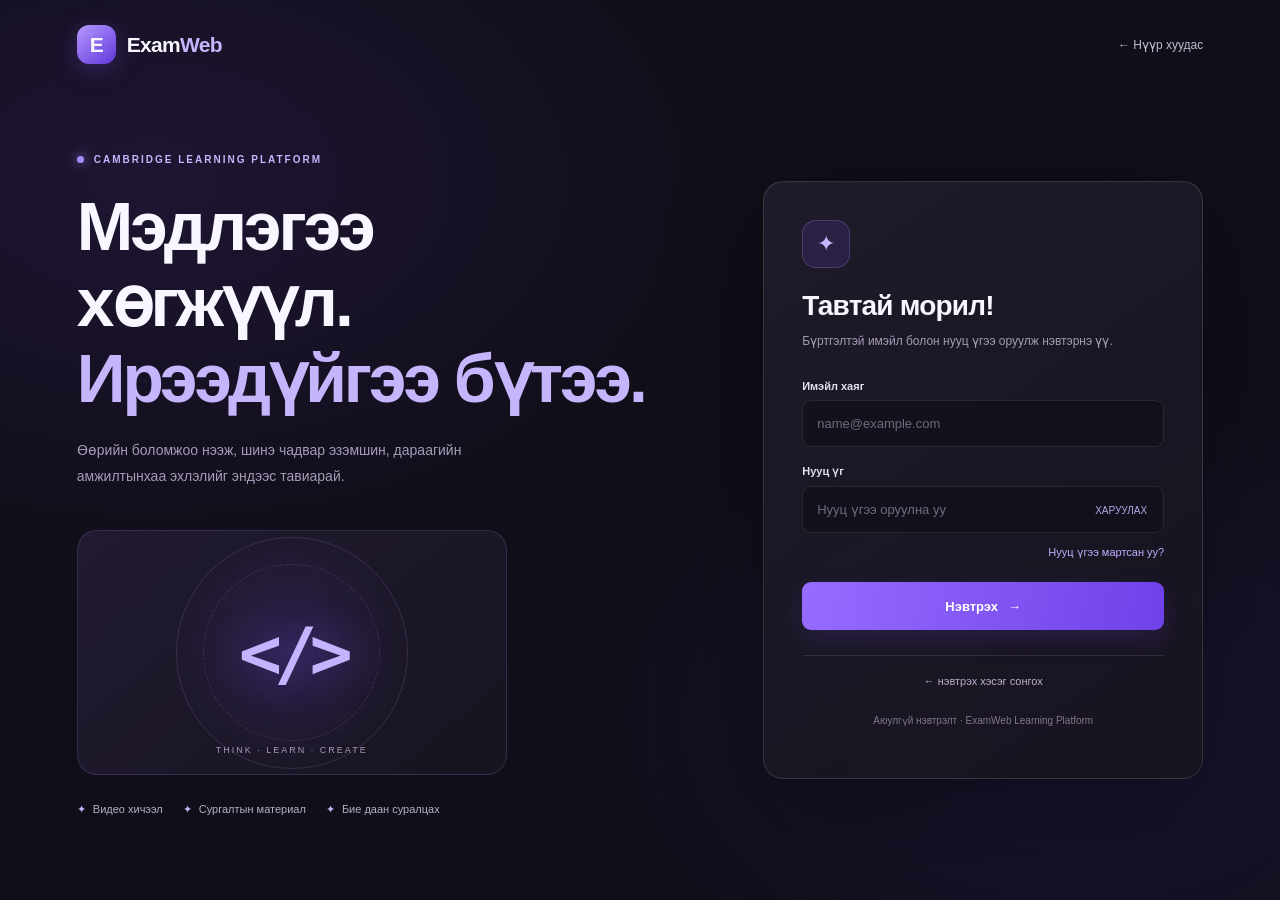
<file: login.html>
<!DOCTYPE html>
<html lang="mn">
<head>
    <meta charset="UTF-8">
    <meta name="viewport" content="width=device-width, initial-scale=1.0">
    <meta name="theme-color" content="#100e18">
    <meta name="description" content="ExamWeb сургалтын платформд нэвтрэх">
    <title>Нэвтрэх | ExamWeb</title>
    <style>
        :root {
            --bg: #100e18;
            --panel: #191622;
            --purple: #8b5cf6;
            --purple-light: #c4b5fd;
            --text: #f8f7ff;
            --muted: #a49bb7;
            --border: rgba(255,255,255,.1);
        }

        * { box-sizing: border-box; }

        body {
            margin: 0;
            min-height: 100vh;
            font-family: Inter, "Segoe UI", Arial, sans-serif;
            color: var(--text);
            background:
                radial-gradient(ellipse at 12% 20%, #6535b52b, transparent 38%),
                radial-gradient(ellipse at 85% 80%, #4d2ba52b, transparent 35%),
                var(--bg);
        }

        a { color: inherit; text-decoration: none; }

        .topbar {
            position: absolute;
            top: 0;
            left: 0;
            width: 100%;
            padding: 25px 6%;
            display: flex;
            align-items: center;
            justify-content: space-between;
        }

        .brand {
            display: flex;
            align-items: center;
            gap: 11px;
            font-size: 21px;
            font-weight: 800;
            letter-spacing: -.7px;
        }

        .brand-mark {
            width: 39px;
            height: 39px;
            display: grid;
            place-items: center;
            border-radius: 12px;
            background: linear-gradient(140deg, #b59aff, #6336db);
            box-shadow: 0 5px 25px #8557ff45;
        }

        .brand span:last-child span { color: var(--purple-light); }

        .top-link {
            color: #c4bbd4;
            font-size: 12px;
        }

        .top-link:hover { color: white; }

        .page {
            min-height: 100vh;
            max-width: 1300px;
            margin: auto;
            padding: 105px 6% 45px;
            display: grid;
            grid-template-columns: 1.1fr .9fr;
            align-items: center;
            gap: 8%;
        }

        .intro { padding: 35px 0; }

        .eyebrow {
            display: flex;
            align-items: center;
            gap: 10px;
            color: var(--purple-light);
            font-size: 10px;
            font-weight: 800;
            letter-spacing: 2px;
        }

        .dot {
            width: 7px;
            height: 7px;
            border-radius: 50%;
            background: #a78bfa;
            box-shadow: 0 0 12px #a78bfa;
        }

        .intro h1 {
            margin: 24px 0 20px;
            font-size: clamp(40px, 5.3vw, 68px);
            line-height: 1.12;
            letter-spacing: -3px;
        }

        .intro h1 span {
            color: var(--purple-light);
        }

        .intro-text {
            max-width: 440px;
            color: var(--muted);
            font-size: 14px;
            line-height: 1.9;
        }

        .visual {
            position: relative;
            max-width: 430px;
            height: 245px;
            margin-top: 40px;
            display: grid;
            place-items: center;
            overflow: hidden;
            border: 1px solid #b49aff2a;
            border-radius: 20px;
            background:
                radial-gradient(circle at 50% 50%, #8154f62d, transparent 48%),
                linear-gradient(140deg, #211a31, #17141f);
        }

        .visual::before,
        .visual::after {
            content: "";
            position: absolute;
            width: 230px;
            height: 230px;
            border: 1px solid #b49aff2c;
            border-radius: 50%;
        }

        .visual::after {
            width: 175px;
            height: 175px;
            border-style: dashed;
            transform: rotate(25deg);
        }

        .visual-symbol {
            z-index: 1;
            color: #c5b3ff;
            font-family: Consolas, monospace;
            font-size: 72px;
            font-weight: 800;
            letter-spacing: -8px;
            text-shadow: 0 0 45px #8557ff70;
        }

        .visual-label {
            position: absolute;
            bottom: 19px;
            z-index: 2;
            color: #a69ab9;
            font-size: 9px;
            letter-spacing: 2px;
        }

        .feature-list {
            margin-top: 28px;
            display: flex;
            flex-wrap: wrap;
            gap: 20px;
            color: #b7aec8;
            font-size: 11px;
        }

        .feature-list span::before {
            content: "✦";
            margin-right: 7px;
            color: var(--purple-light);
        }

        .login-box {
            width: 100%;
            max-width: 440px;
            justify-self: end;
            padding: 38px;
            border: 1px solid rgba(255,255,255,.12);
            border-radius: 20px;
            background: linear-gradient(145deg, #201c2bf2, #17141ff5);
            box-shadow: 0 30px 100px #0005, inset 0 1px #ffffff08;
            backdrop-filter: blur(20px);
        }

        .login-icon {
            width: 48px;
            height: 48px;
            margin-bottom: 22px;
            display: grid;
            place-items: center;
            border: 1px solid #a78bfa40;
            border-radius: 14px;
            background: #8557ff20;
            color: var(--purple-light);
            font-size: 22px;
        }

        .login-box h2 {
            margin: 0 0 9px;
            font-size: 28px;
            letter-spacing: -.8px;
        }

        .subtitle {
            margin: 0 0 28px;
            color: var(--muted);
            font-size: 12px;
            line-height: 1.8;
        }

        label {
            display: block;
            margin: 18px 0 8px;
            color: #e4dff0;
            font-size: 11px;
            font-weight: 700;
        }

        .input-wrap { position: relative; }

        input {
            width: 100%;
            min-height: 47px;
            padding: 13px 14px;
            outline: none;
            border: 1px solid #ffffff18;
            border-radius: 9px;
            background: #100e18a8;
            color: white;
            font: inherit;
            font-size: 13px;
            transition: border-color .2s, box-shadow .2s;
        }

        input::placeholder { color: #716980; }

        input:focus {
            border-color: #9b7aff;
            box-shadow: 0 0 0 3px #8557ff20;
        }

        .password-input { padding-right: 70px; }

        .show-password {
            position: absolute;
            top: 50%;
            right: 12px;
            transform: translateY(-50%);
            padding: 5px;
            border: 0;
            background: transparent;
            color: #b7a5e9;
            font-size: 10px;
            cursor: pointer;
        }

        .forgot-row {
            margin-top: 13px;
            display: flex;
            justify-content: flex-end;
        }

        .forgot-link {
            color: #c2adff;
            font-size: 11px;
        }

        .forgot-link:hover { color: white; }

        .login-button {
            width: 100%;
            min-height: 48px;
            margin-top: 23px;
            padding: 13px;
            display: flex;
            align-items: center;
            justify-content: center;
            gap: 10px;
            border: 0;
            border-radius: 9px;
            background: linear-gradient(100deg, #966cff, #7041e8);
            color: white;
            font-size: 13px;
            font-weight: 800;
            cursor: pointer;
            box-shadow: 0 9px 25px #7548f52c;
            transition: filter .2s, transform .2s;
        }

        .login-button:hover:not(:disabled) {
            filter: brightness(1.12);
            transform: translateY(-1px);
        }

        .login-button:disabled {
            opacity: .65;
            cursor: wait;
        }

        #message {
            min-height: 0;
            margin: 14px 0 0;
            color: #fbbfbd;
            font-size: 12px;
            line-height: 1.7;
            overflow-wrap: anywhere;
        }

        #message:empty { display: none; }

        #message.success { color: #86efac; }

        .divider {
            height: 1px;
            margin: 25px 0 19px;
            background: var(--border);
        }

        .back-link {
            display: block;
            text-align: center;
            color: #bcb2d0;
            font-size: 11px;
        }

        .back-link:hover { color: white; }

        .login-footnote {
            margin-top: 25px;
            color: #81788f;
            font-size: 10px;
            text-align: center;
            line-height: 1.8;
        }

        @media (max-width: 850px) {
            .page {
                grid-template-columns: 1fr;
                max-width: 540px;
                padding-top: 115px;
                gap: 10px;
            }

            .intro { padding: 10px 0 20px; }

            .intro h1 {
                font-size: 42px;
                letter-spacing: -2px;
            }

            .visual { display: none; }
            .feature-list { margin-top: 20px; }
            .login-box { justify-self: center; }
        }

        @media (max-width: 480px) {
            .topbar { padding: 18px 5%; }
            .brand { font-size: 18px; }
            .top-link { font-size: 10px; }
            .page { padding: 95px 5% 30px; }
            .intro h1 { font-size: 36px; }
            .intro-text { font-size: 12px; }
            .login-box { padding: 27px 22px; }
            .login-box h2 { font-size: 25px; }
        }

        @media (prefers-reduced-motion: reduce) {
            *, *::before, *::after { transition: none !important; }
        }
    </style>
</head>
<body>

<header class="topbar">
    <a class="brand" href="./index.html">
        <span class="brand-mark">E</span>
        <span>Exam<span>Web</span></span>
    </a>
    <a class="top-link" href="./index.html">← Нүүр хуудас</a>
</header>

<main class="page">
    <section class="intro">
        <p class="eyebrow"><span class="dot"></span> CAMBRIDGE LEARNING PLATFORM</p>
        <h1>Мэдлэгээ хөгжүүл.<br><span>Ирээдүйгээ бүтээ.</span></h1>
        <p class="intro-text">
            Өөрийн боломжоо нээж, шинэ чадвар эзэмшин,
            дараагийн амжилтынхаа эхлэлийг эндээс тавиарай.
        </p>

        <div class="visual" aria-hidden="true">
            <div class="visual-symbol">&lt;/&gt;</div>
            <span class="visual-label">THINK · LEARN · CREATE</span>
        </div>

        <div class="feature-list">
            <span>Видео хичээл</span>
            <span>Сургалтын материал</span>
            <span>Бие даан суралцах</span>
        </div>
    </section>

    <section class="login-box">
        <div class="login-icon" aria-hidden="true">✦</div>
        <h2>Тавтай морил!</h2>
        <p class="subtitle">
            Бүртгэлтэй имэйл болон нууц үгээ оруулж нэвтэрнэ үү.
        </p>

        <form id="login-form">
            <label for="email">Имэйл хаяг</label>
            <input
                type="email"
                id="email"
                autocomplete="username"
                placeholder="name@example.com"
                required
            >

            <label for="password">Нууц үг</label>
            <div class="input-wrap">
                <input
                    class="password-input"
                    type="password"
                    id="password"
                    autocomplete="current-password"
                    placeholder="Нууц үгээ оруулна уу"
                    required
                >
                <button class="show-password" id="toggle-password"
                    type="button" aria-label="Нууц үг харуулах">
                    ХАРУУЛАХ
                </button>
            </div>

            <div class="forgot-row">
                <a class="forgot-link" href="./reset-password.html">
                    Нууц үгээ мартсан уу?
                </a>
            </div>

            <button class="login-button" id="login-button" type="submit">
                Нэвтрэх <span aria-hidden="true">→</span>
            </button>

            <p id="message" role="status" aria-live="polite"></p>
        </form>

        <div class="divider"></div>

        <a class="back-link" href="./portal.html">
            ← нэвтрэх хэсэг сонгох
        </a>

        <p class="login-footnote">
            Аюулгүй нэвтрэлт · ExamWeb Learning Platform
        </p>
    </section>
</main>

<script type="module">
    import { supabase } from './supabase.js';

    const form = document.getElementById('login-form');
    const button = document.getElementById('login-button');
    const message = document.getElementById('message');
    const passwordInput = document.getElementById('password');
    const togglePassword = document.getElementById('toggle-password');

    togglePassword.addEventListener('click', () => {
        const showing = passwordInput.type === 'text';
        passwordInput.type = showing ? 'password' : 'text';
        togglePassword.textContent = showing ? 'ХАРУУЛАХ' : 'НУУХ';
        togglePassword.setAttribute(
            'aria-label',
            showing ? 'Нууц үг харуулах' : 'Нууц үг нуух'
        );
    });

    form.addEventListener('submit', async (event) => {
        event.preventDefault();

        button.disabled = true;
        message.className = '';
        message.textContent = 'Нэвтэрч байна...';

        const email = document.getElementById('email').value.trim();
        const password = passwordInput.value;

        try {
            const { data, error } = await supabase.auth.signInWithPassword({
                email,
                password
            });

            if (error) throw error;

            const { data: roleData, error: roleError } = await supabase
                .from('user_roles')
                .select('role')
                .eq('user_id', data.user.id)
                .maybeSingle();

            if (roleError) throw roleError;

            if (roleData?.role !== 'admin') {
                await supabase.auth.signOut();
                throw new Error('Энэ хэрэглэгч админ эрхгүй байна.');
            }

            window.location.href = './admin.html';
        } catch (error) {
            message.textContent =
                error.message || 'Нэвтрэх үед алдаа гарлаа.';
            button.disabled = false;
        }
    });
</script>

</body>
</html>
</file>
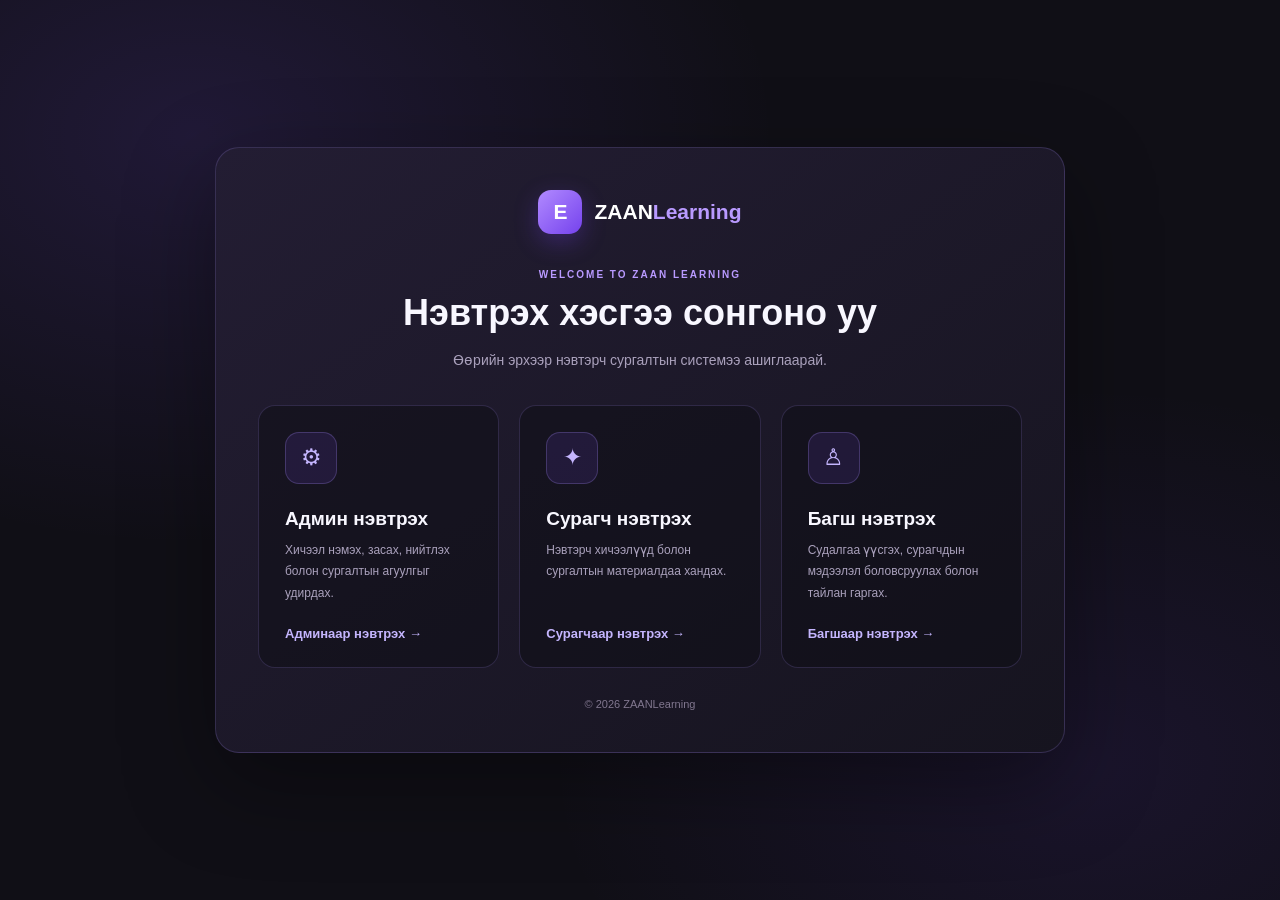
<file: portal.html>
<!DOCTYPE html>
<html lang="mn">
<head>
    <meta charset="UTF-8">
    <meta name="viewport" content="width=device-width, initial-scale=1.0">
    <title>Нэвтрэх | ZAAN Learning</title>

    <style>
        * {
            box-sizing: border-box;
        }

        body {
            margin: 0;
            min-height: 100vh;
            display: grid;
            place-items: center;
            padding: 24px;
            font-family: Arial, sans-serif;
            color: #f8f7ff;
            background:
                radial-gradient(ellipse at 15% 15%, rgba(133, 87, 255, .14), transparent 38%),
                radial-gradient(ellipse at 85% 85%, rgba(117, 66, 237, .10), transparent 35%),
                #100f16;
        }

        .portal {
            width: 100%;
            max-width: 850px;
            padding: 42px;
            border: 1px solid rgba(167, 139, 250, .20);
            border-radius: 24px;
            background: linear-gradient(145deg, #231d33, #16141f);
            box-shadow: 0 30px 90px rgba(0, 0, 0, .35);
        }

        .brand {
            display: flex;
            align-items: center;
            justify-content: center;
            gap: 12px;
            margin-bottom: 35px;
            color: #fff;
            font-size: 21px;
            font-weight: 800;
        }

        .brand-mark {
            display: grid;
            place-items: center;
            width: 44px;
            height: 44px;
            border-radius: 13px;
            background: linear-gradient(135deg, #b18aff, #7542ed);
            box-shadow: 0 8px 25px rgba(117, 66, 237, .3);
        }

        .accent {
            color: #b99aff;
        }

        .eyebrow {
            margin: 0 0 12px;
            color: #b99aff;
            font-size: 10px;
            font-weight: 800;
            letter-spacing: 2px;
            text-align: center;
        }

        h1 {
            margin: 0;
            font-size: clamp(27px, 4vw, 36px);
            text-align: center;
        }

        .subtitle {
            margin: 14px 0 32px;
            color: #aaa1bc;
            font-size: 14px;
            line-height: 1.8;
            text-align: center;
        }

       .choices {
    display: grid;
    grid-template-columns: repeat(3, minmax(0, 1fr));
    gap: 20px;
}

        .choice {
            display: flex;
            flex-direction: column;
            align-items: flex-start;
            min-height: 230px;
            padding: 26px;
            border: 1px solid rgba(167, 139, 250, .18);
            border-radius: 17px;
            background: rgba(16, 15, 22, .55);
            text-decoration: none;
            transition: transform .25s ease, border-color .25s ease, box-shadow .25s ease;
        }

        .choice:hover {
            transform: translateY(-5px);
            border-color: rgba(167, 139, 250, .55);
            box-shadow: 0 15px 40px rgba(0, 0, 0, .22), 0 0 25px rgba(133, 87, 255, .08);
        }

        .choice-icon {
            display: grid;
            place-items: center;
            width: 52px;
            height: 52px;
            margin-bottom: 24px;
            border: 1px solid rgba(167, 139, 250, .25);
            border-radius: 14px;
            background: rgba(133, 87, 255, .12);
            color: #c4b5fd;
            font-size: 23px;
        }

        .choice h2 {
            margin: 0 0 10px;
            color: #f8f7ff;
            font-size: 19px;
        }

        .choice p {
            margin: 0;
            color: #aaa1bc;
            font-size: 12px;
            line-height: 1.8;
        }

        .choice-action {
            margin-top: auto;
            padding-top: 22px;
            color: #c4b5fd;
            font-size: 13px;
            font-weight: 700;
        }

        .footer {
            margin-top: 30px;
            color: #81778f;
            font-size: 11px;
            text-align: center;
        }

        @media (max-width: 600px) {
            .portal {
                padding: 28px 20px;
            }

            .choices {
                grid-template-columns: 1fr;
            }

            .choice {
                min-height: 200px;
            }
        }

        @media (prefers-reduced-motion: reduce) {
            .choice {
                transition: none;
            }

            .choice:hover {
                transform: none;
            }
        }
    </style>
</head>

<body>
    <main class="portal">
        <div class="brand">
            <span class="brand-mark">E</span>
            <span>ZAAN<span class="accent">Learning</span></span>
        </div>

        <p class="eyebrow">WELCOME TO ZAAN LEARNING</p>
        <h1>Нэвтрэх хэсгээ сонгоно уу</h1>
        <p class="subtitle">
            Өөрийн эрхээр нэвтэрч сургалтын системээ ашиглаарай.
        </p>

        <div class="choices">
            <a class="choice" href="./login.html">
                <span class="choice-icon">⚙</span>
                <h2>Админ нэвтрэх</h2>
                <p>Хичээл нэмэх, засах, нийтлэх болон сургалтын агуулгыг удирдах.</p>
                <span class="choice-action">Админаар нэвтрэх →</span>
            </a>

            <a class="choice" href="./student.html">
                <span class="choice-icon">✦</span>
                <h2>Сурагч нэвтрэх</h2>
                <p>Нэвтэрч хичээлүүд болон сургалтын материалдаа хандах.</p>
                <span class="choice-action">Сурагчаар нэвтрэх →</span>
            </a>
            <a class="choice" href="./teacher-login.html">
    <span class="choice-icon">♙</span>
    <h2>Багш нэвтрэх</h2>
    <p>Судалгаа үүсгэх, сурагчдын мэдээлэл боловсруулах болон тайлан гаргах.</p>
    <span class="choice-action">Багшаар нэвтрэх →</span>
</a>
        </div>

        <div class="footer">
            © 2026 ZAANLearning
        </div>
    </main>
</body>
</html>
</file>
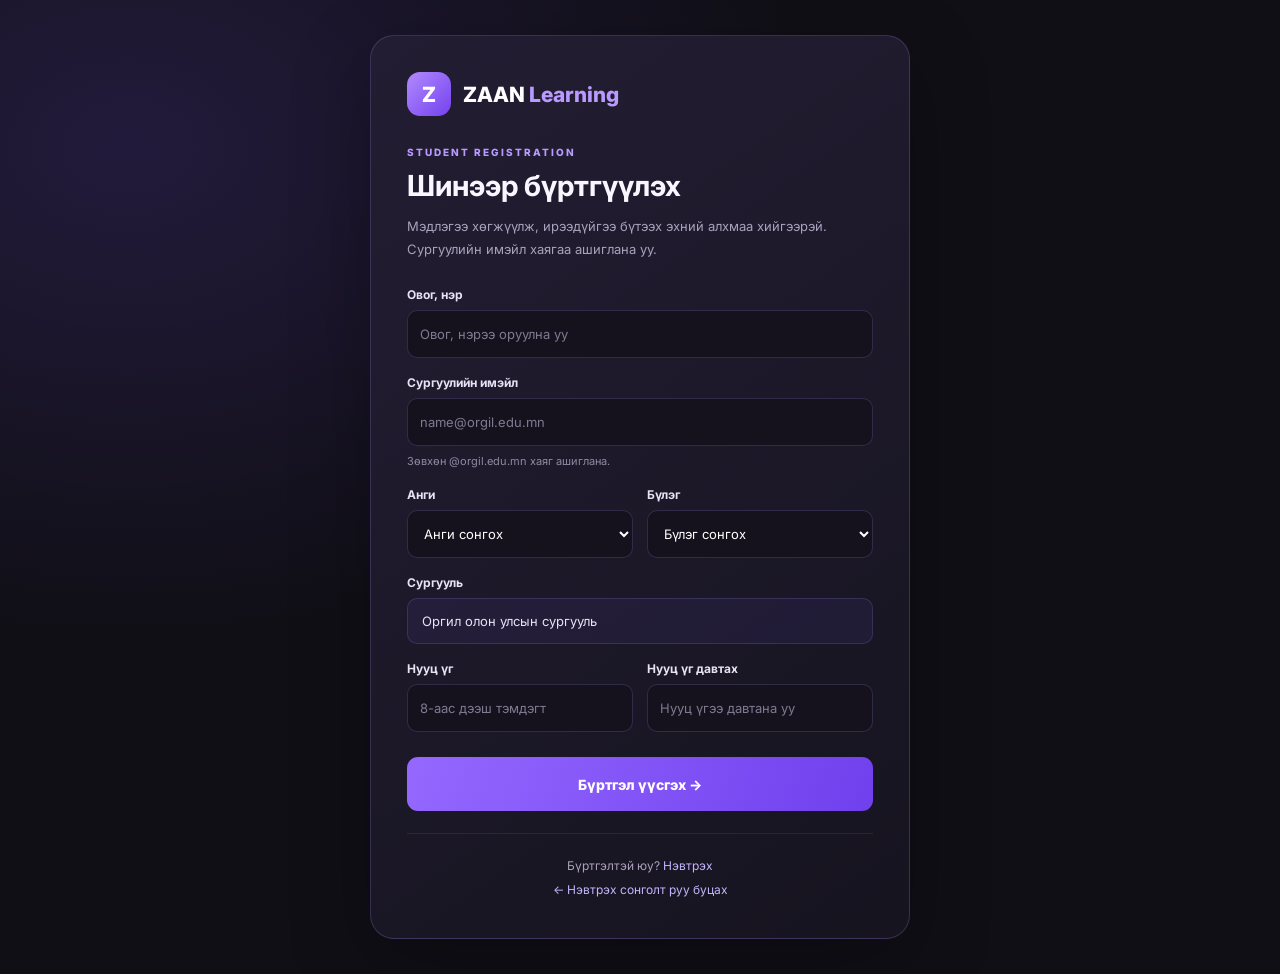
<file: register.html>
<!DOCTYPE html>
<html lang="mn">
<head>
    <meta charset="UTF-8">
    <meta name="viewport" content="width=device-width, initial-scale=1.0">
    <title>Сурагч бүртгүүлэх | ZAAN Learning</title>

    <link rel="preconnect" href="https://fonts.googleapis.com">
    <link rel="preconnect" href="https://fonts.gstatic.com" crossorigin>
    <link href="https://fonts.googleapis.com/css2?family=Inter:wght@400;500;600;700;800&display=swap" rel="stylesheet">

    <style>
        * { box-sizing: border-box; }

        body {
            margin: 0;
            min-height: 100vh;
            padding: 35px 18px;
            display: grid;
            place-items: center;
            font-family: "Inter", "Segoe UI", Arial, sans-serif;
            color: #f8f7ff;
            background:
                radial-gradient(ellipse at 10% 15%, rgba(133,87,255,.16), transparent 42%),
                #100f16;
        }

        .card {
            width: 100%;
            max-width: 540px;
            padding: 36px;
            border: 1px solid rgba(167,139,250,.22);
            border-radius: 24px;
            background: linear-gradient(145deg,#231d33,#16141f);
            box-shadow: 0 25px 80px rgba(0,0,0,.3);
        }

        .brand {
            display: flex;
            align-items: center;
            gap: 12px;
            margin-bottom: 30px;
            color: white;
            font-size: 21px;
            font-weight: 800;
            text-decoration: none;
        }

        .brand-mark {
            width: 44px;
            height: 44px;
            display: grid;
            place-items: center;
            border-radius: 13px;
            background: linear-gradient(135deg,#b18aff,#7542ed);
        }

        .accent { color: #b99aff; }

        .eyebrow {
            margin: 0 0 10px;
            color: #b99aff;
            font-size: 10px;
            font-weight: 800;
            letter-spacing: 2px;
        }

        h1 {
            margin: 0 0 12px;
            font-size: 29px;
        }

        .subtitle {
            margin: 0 0 25px;
            color: #aaa1bc;
            font-size: 13px;
            line-height: 1.8;
        }

        .grid {
            display: grid;
            grid-template-columns: 1fr 1fr;
            gap: 0 14px;
        }

        .field { min-width: 0; }

        label {
            display: block;
            margin: 17px 0 8px;
            color: #e8e2f4;
            font-size: 12px;
            font-weight: 700;
        }

        input, select {
            width: 100%;
            min-height: 48px;
            padding: 12px;
            border: 1px solid rgba(167,139,250,.2);
            border-radius: 10px;
            outline: none;
            background: #15121d;
            color: #fff;
            font: inherit;
            font-size: 13px;
        }

        input:focus, select:focus {
            border-color: #a78bfa;
            box-shadow: 0 0 0 3px rgba(133,87,255,.12);
        }

        input::placeholder { color: #827991; }

        .school {
            padding: 14px;
            border: 1px solid rgba(167,139,250,.18);
            border-radius: 10px;
            background: rgba(133,87,255,.08);
            color: #e8e2f4;
            font-size: 13px;
        }

        .hint {
            margin: 7px 0 0;
            color: #9288a3;
            font-size: 11px;
            line-height: 1.6;
        }

        .submit {
            width: 100%;
            min-height: 54px;
            margin-top: 25px;
            border: 0;
            border-radius: 11px;
            background: linear-gradient(110deg,#9568ff,#7040ed);
            color: white;
            font: inherit;
            font-size: 14px;
            font-weight: 800;
            cursor: pointer;
        }

        .submit:disabled { opacity: .6; cursor: wait; }

        #message {
            margin: 16px 0 0;
            color: #c4b5fd;
            font-size: 13px;
            line-height: 1.7;
            overflow-wrap: anywhere;
        }

        .links {
            margin-top: 22px;
            padding-top: 20px;
            border-top: 1px solid rgba(255,255,255,.08);
            text-align: center;
            font-size: 12px;
            line-height: 2;
            color: #aaa1bc;
        }

        a { color: #c4b5fd; text-decoration: none; }
        a:hover { color: white; }

        @media (max-width: 480px) {
            .card { padding: 25px 20px; }
            .grid { grid-template-columns: 1fr; }
            h1 { font-size: 25px; }
        }
    </style>
</head>

<body>
    <main class="card">
        <a class="brand" href="./portal.html">
            <span class="brand-mark">Z</span>
            <span>ZAAN <span class="accent">Learning</span></span>
        </a>

        <p class="eyebrow">STUDENT REGISTRATION</p>
        <h1>Шинээр бүртгүүлэх</h1>
        <p class="subtitle">
            Мэдлэгээ хөгжүүлж, ирээдүйгээ бүтээх эхний алхмаа хийгээрэй.
            Сургуулийн имэйл хаягаа ашиглана уу.
        </p>

        <form id="register-form">
            <div class="field">
                <label for="full-name">Овог, нэр</label>
                <input
                    id="full-name"
                    type="text"
                    maxlength="100"
                    autocomplete="name"
                    placeholder="Овог, нэрээ оруулна уу"
                    required
                >
            </div>

            <div class="field">
                <label for="email">Сургуулийн имэйл</label>
                <input
                    id="email"
                    type="email"
                    autocomplete="email"
                    placeholder="name@orgil.edu.mn"
                    required
                >
                <p class="hint">Зөвхөн @orgil.edu.mn хаяг ашиглана.</p>
            </div>

            <div class="grid">
                <div class="field">
                    <label for="grade">Анги</label>
                    <select id="grade" required>
                        <option value="">Анги сонгох</option>
                        <option value="6">6-р анги</option>
                        <option value="7">7-р анги</option>
                        <option value="8">8-р анги</option>
                        <option value="9">9-р анги</option>
                        <option value="10">10-р анги</option>
                        <option value="11">11-р анги</option>
                        <option value="12">12-р анги</option>
                    </select>
                </div>

                <div class="field">
                    <label for="class-group">Бүлэг</label>
                    <select id="class-group" required>
                        <option value="">Бүлэг сонгох</option>
                        <option value="1">1-р бүлэг</option>
                        <option value="2">2-р бүлэг</option>
                        <option value="3">3-р бүлэг</option>
                    </select>
                </div>
            </div>

            <div class="field">
                <label>Сургууль</label>
                <div class="school">Оргил олон улсын сургууль</div>
            </div>

            <div class="grid">
                <div class="field">
                    <label for="password">Нууц үг</label>
                    <input
                        id="password"
                        type="password"
                        autocomplete="new-password"
                        minlength="8"
                        placeholder="8-аас дээш тэмдэгт"
                        required
                    >
                </div>

                <div class="field">
                    <label for="confirm-password">Нууц үг давтах</label>
                    <input
                        id="confirm-password"
                        type="password"
                        autocomplete="new-password"
                        minlength="8"
                        placeholder="Нууц үгээ давтана уу"
                        required
                    >
                </div>
            </div>

            <button class="submit" id="register-button" type="submit">
                Бүртгэл үүсгэх →
            </button>

            <p id="message" role="status" aria-live="polite"></p>
        </form>

        <div class="links">
            Бүртгэлтэй юу? <a href="./student.html">Нэвтрэх</a>
            <br>
            <a href="./portal.html">← Нэвтрэх сонголт руу буцах</a>
        </div>
    </main>

    <script type="module">
        import { supabase } from './supabase.js';

        const form = document.getElementById('register-form');
        const button = document.getElementById('register-button');
        const message = document.getElementById('message');

        form.addEventListener('submit', async (event) => {
            event.preventDefault();

            button.disabled = true;
            message.textContent = 'Бүртгэл үүсгэж байна...';

            const fullName = document.getElementById('full-name').value.trim();
            const email = document.getElementById('email').value.trim().toLowerCase();
            const grade = document.getElementById('grade').value;
            const classGroup = document.getElementById('class-group').value;
            const password = document.getElementById('password').value;
            const confirmPassword = document.getElementById('confirm-password').value;

            try {
                if (!email.endsWith('@orgil.edu.mn')) {
                    throw new Error('Зөвхөн @orgil.edu.mn имэйл хаяг ашиглана уу.');
                }

                if (password.length < 8) {
                    throw new Error('Нууц үг хамгийн багадаа 8 тэмдэгт байна.');
                }

                if (password !== confirmPassword) {
                    throw new Error('Нууц үгүүд хоорондоо таарахгүй байна.');
                }

                const { data, error } = await supabase.auth.signUp({
                    email,
                    password,
                    options: {
                        emailRedirectTo: `${window.location.origin}/student.html`,
                        data: {
                            full_name: fullName,
                            school_name: 'Оргил олон улсын сургууль',
                            grade: grade,
                            class_group: classGroup
                        }
                    }
                });

                if (error) {
                    throw error;
                }
                message.textContent='Бүртгэл үүсгэх хүсэлт амжилттай. Имэйлээ шалгаж, баталгаажуулах холбоос дээр дарна уу.';

                // Баталгаажуулалт асаалттай үед профайлыг
                // баталгаажуулах холбоосоор буцаж ирсний дараа үүсгэнэ.
                if (data.session && data.user) {
                    const { error: profileError } = await supabase
                        .from('student_profiles')
                        .upsert({
                            user_id: data.user.id,
                            full_name: fullName,
                            school_name: 'Оргил олон улсын сургууль',
                            grade,
                            class_group: classGroup
                        });

                    if (profileError) {
                        throw new Error(
                            'Бүртгэл үүссэн боловч профайл хадгалагдсангүй. ' +
                            profileError.message
                        );
                    }
                }

                message.textContent =
                    'Бүртгэл үүсгэх хүсэлт амжилттай. ' +
                    'Имэйлээ шалгаж, баталгаажуулах холбоос дээр дарна уу.';

                form.reset();

            } catch (error) {
                message.textContent =
                    error.message || 'Бүртгэл үүсгэхэд алдаа гарлаа.';
            } finally {
                button.disabled = false;
            }
        });
    </script>
</body>
</html>
</file>
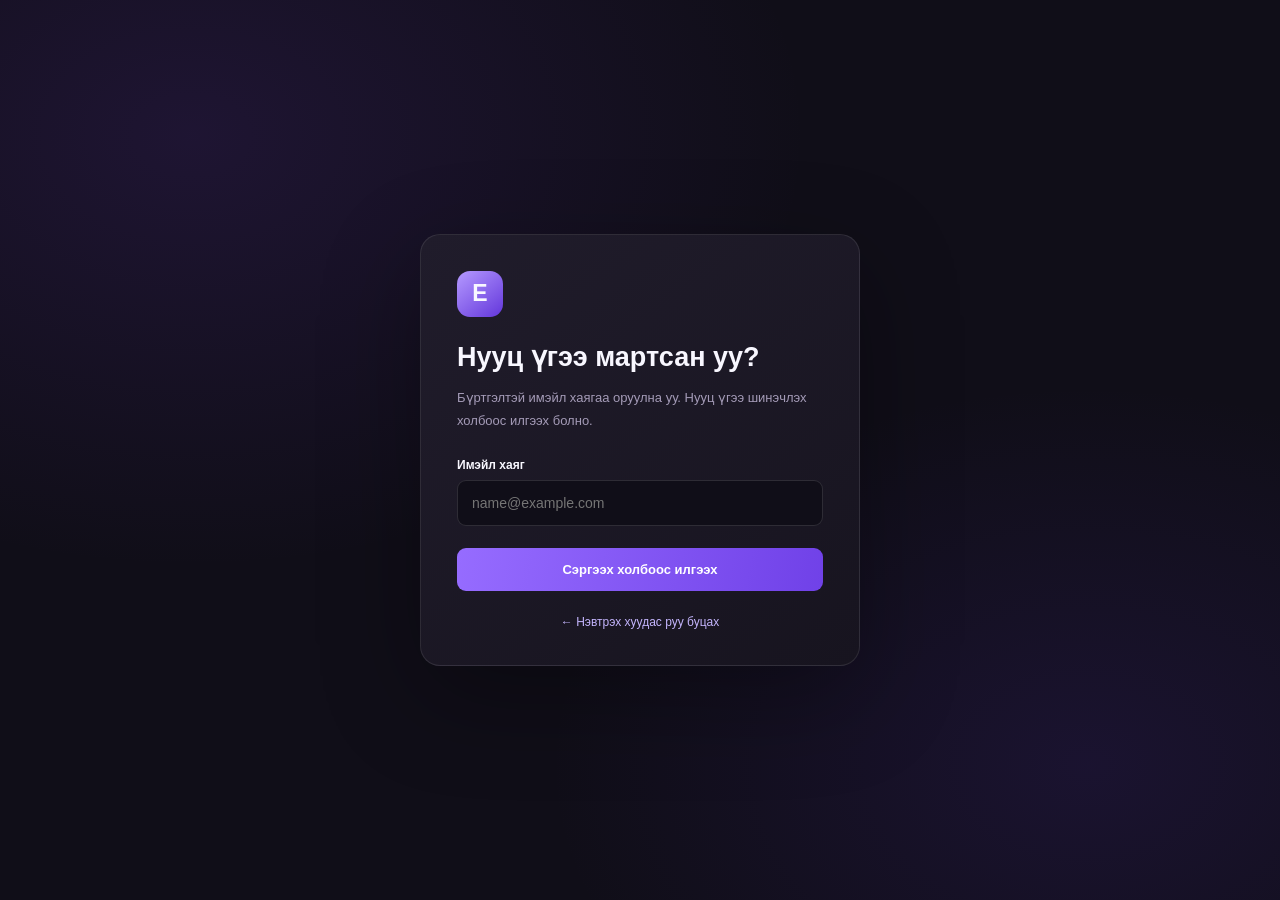
<file: reset-password.html>
<!DOCTYPE html>
<html lang="mn">
<head>
    <meta charset="UTF-8">
    <meta name="viewport" content="width=device-width, initial-scale=1.0">
    <title>Нууц үг сэргээх | ExamWeb</title>

    <style>
        * { box-sizing: border-box; }

        body {
            margin: 0;
            min-height: 100vh;
            padding: 24px;
            display: grid;
            place-items: center;
            font-family: "Segoe UI", Arial, sans-serif;
            color: #f8f7ff;
            background:
                radial-gradient(ellipse at 15% 15%, #6535b52b, transparent 40%),
                radial-gradient(ellipse at 85% 85%, #4d2ba52b, transparent 35%),
                #100e18;
        }

        .card {
            width: 100%;
            max-width: 440px;
            padding: 36px;
            border: 1px solid #ffffff18;
            border-radius: 20px;
            background: linear-gradient(145deg, #201c2b, #17141f);
            box-shadow: 0 30px 100px #0005;
        }

        .logo {
            width: 46px;
            height: 46px;
            display: grid;
            place-items: center;
            margin-bottom: 24px;
            border-radius: 13px;
            background: linear-gradient(140deg, #b59aff, #6336db);
            font-size: 23px;
            font-weight: 800;
        }

        h1 {
            margin: 0 0 12px;
            font-size: 27px;
        }

        .description {
            margin-bottom: 26px;
            color: #a49bb7;
            font-size: 13px;
            line-height: 1.8;
        }

        label {
            display: block;
            margin: 18px 0 8px;
            font-size: 12px;
            font-weight: 700;
        }

        input {
            width: 100%;
            padding: 14px;
            border: 1px solid #ffffff20;
            border-radius: 9px;
            outline: none;
            background: #100e18;
            color: white;
            font-size: 14px;
        }

        input:focus {
            border-color: #9b7aff;
            box-shadow: 0 0 0 3px #8557ff20;
        }

        button {
            width: 100%;
            margin-top: 22px;
            padding: 14px;
            border: none;
            border-radius: 9px;
            background: linear-gradient(100deg, #966cff, #7041e8);
            color: white;
            font-size: 13px;
            font-weight: 800;
            cursor: pointer;
        }

        button:disabled {
            opacity: .6;
            cursor: wait;
        }

        #message {
            margin-top: 16px;
            color: #fbbfbd;
            font-size: 12px;
            line-height: 1.8;
            overflow-wrap: anywhere;
        }

        #message.success { color: #86efac; }

        .back {
            display: block;
            margin-top: 24px;
            color: #c4b5fd;
            text-align: center;
            font-size: 12px;
            text-decoration: none;
        }

        .back:hover { color: white; }

        .hidden { display: none; }

        @media (max-width: 480px) {
            .card { padding: 26px 22px; }
        }
    </style>
</head>

<body>
    <main class="card">
        <div class="logo">E</div>

        <section id="request-section">
            <h1>Нууц үгээ мартсан уу?</h1>
            <p class="description">
                Бүртгэлтэй имэйл хаягаа оруулна уу.
                Нууц үгээ шинэчлэх холбоос илгээх болно.
            </p>

            <form id="reset-request-form">
                <label for="email">Имэйл хаяг</label>
                <input
                    type="email"
                    id="email"
                    autocomplete="email"
                    placeholder="name@example.com"
                    required
                >

                <button id="request-button" type="submit">
                    Сэргээх холбоос илгээх
                </button>
            </form>
        </section>

        <section id="new-password-section" class="hidden">
            <h1>Шинэ нууц үг</h1>
            <p class="description">
                Бүртгэлдээ ашиглах шинэ нууц үгээ хоёр удаа оруулна уу.
            </p>

            <form id="new-password-form">
                <label for="new-password">Шинэ нууц үг</label>
                <input
                    type="password"
                    id="new-password"
                    autocomplete="new-password"
                    minlength="8"
                    placeholder="8-аас доошгүй тэмдэгт"
                    required
                >

                <label for="confirm-password">Нууц үг давтах</label>
                <input
                    type="password"
                    id="confirm-password"
                    autocomplete="new-password"
                    minlength="8"
                    placeholder="Шинэ нууц үгээ дахин оруулна уу"
                    required
                >

                <button id="save-button" type="submit">
                    Шинэ нууц үг хадгалах
                </button>
            </form>
        </section>

        <p id="message" role="status" aria-live="polite"></p>

        <a class="back" href="./login.html">
            ← Нэвтрэх хуудас руу буцах
        </a>
    </main>

    <script type="module">
        import { supabase } from './supabase.js';

        const requestSection = document.getElementById('request-section');
        const passwordSection = document.getElementById('new-password-section');
        const requestForm = document.getElementById('reset-request-form');
        const passwordForm = document.getElementById('new-password-form');
        const requestButton = document.getElementById('request-button');
        const saveButton = document.getElementById('save-button');
        const message = document.getElementById('message');

        function showMessage(text, success = false) {
            message.textContent = text;
            message.className = success ? 'success' : '';
        }

        // Имэйлээр нууц үг сэргээх холбоос илгээх
        requestForm.addEventListener('submit', async (event) => {
            event.preventDefault();

            requestButton.disabled = true;
            showMessage('Имэйл илгээж байна...', true);

            const email = document.getElementById('email').value.trim();

            try {
                const { error } = await supabase.auth.resetPasswordForEmail(
                    email,
                    {
                        redirectTo: window.location.origin +
                            window.location.pathname
                    }
                );

                if (error) throw error;

                showMessage(
                    'Хэрэв энэ имэйл бүртгэлтэй бол нууц үг сэргээх холбоос илгээгдэнэ. Имэйл болон Spam хавтсаа шалгана уу.',
                    true
                );
            } catch (error) {
                showMessage(error.message || 'Имэйл илгээхэд алдаа гарлаа.');
            } finally {
                requestButton.disabled = false;
            }
        });

        // Имэйл дэх холбоосоор ирсэн хэрэглэгч шинэ нууц үг тохируулна
        
async function checkRecoverySession() {
    const params = new URLSearchParams(window.location.search);
    const hashParams = new URLSearchParams(
        window.location.hash.replace(/^#/, '')
    );

    const recoveryError =
        params.get('error_description') ||
        hashParams.get('error_description');

    if (recoveryError) {
        showMessage(
            'Сэргээх холбоос хүчингүй эсвэл хугацаа нь дууссан байна. Шинэ холбоос хүснэ үү.'
        );
        return;
    }

    // Supabase-ийн PKCE хэлбэрийн холбоос
    const code = params.get('code');

    if (code) {
        const { error } =
            await supabase.auth.exchangeCodeForSession(code);

        if (error) {
            showMessage(
                'Холбоос хүчингүй эсвэл хугацаа нь дууссан байна. Шинэ холбоос хүснэ үү.'
            );
            return;
        }

        requestSection.classList.add('hidden');
        passwordSection.classList.remove('hidden');
        showMessage('Шинэ нууц үгээ оруулна уу.', true);
        return;
    }

    // Token хэлбэрийн холбоос
    const accessToken = hashParams.get('access_token');
    const refreshToken = hashParams.get('refresh_token');
    const recoveryType = hashParams.get('type');

    if (
        accessToken &&
        refreshToken &&
        recoveryType === 'recovery'
    ) {
        const { error } = await supabase.auth.setSession({
            access_token: accessToken,
            refresh_token: refreshToken
        });

        if (error) {
            showMessage(
                'Холбоос хүчингүй эсвэл хугацаа нь дууссан байна. Шинэ холбоос хүснэ үү.'
            );
            return;
        }

        requestSection.classList.add('hidden');
        passwordSection.classList.remove('hidden');
        showMessage('Шинэ нууц үгээ оруулна уу.', true);
        return;
    }

    // Хуудас нээгдэхэд сэргээх сесс байгаа эсэхийг шалгах
    const { data, error } = await supabase.auth.getSession();

    if (error) {
        showMessage('Сесс шалгахад алдаа гарлаа. Шинэ холбоос хүснэ үү.');
        return;
    }

    if (data.session && recoveryType === 'recovery') {
        requestSection.classList.add('hidden');
        passwordSection.classList.remove('hidden');
        showMessage('Шинэ нууц үгээ оруулна уу.', true);
    }
}


        await checkRecoverySession();

        // Шинэ нууц үгийг хадгалах
        passwordForm.addEventListener('submit', async (event) => {
            event.preventDefault();

            const password = document.getElementById('new-password').value;
            const confirmation =
                document.getElementById('confirm-password').value;

            if (password.length < 8) {
                showMessage('Нууц үг хамгийн багадаа 8 тэмдэгт байх ёстой.');
                return;
            }

            if (password !== confirmation) {
                showMessage('Хоёр нууц үг хоорондоо таарахгүй байна.');
                return;
            }

            saveButton.disabled = true;
            showMessage('Шинэ нууц үгийг хадгалж байна...', true);

            try {
                const { data: sessionData } =
                    await supabase.auth.getSession();

                if (!sessionData.session) {
                    throw new Error(
                        'Сэргээх сесс олдсонгүй. Шинэ холбоос хүсэж дахин оролдоно уу.'
                    );
                }

                const { error } = await supabase.auth.updateUser({
                    password
                });

                if (error) throw error;

                await supabase.auth.signOut();

                showMessage(
                    'Нууц үг амжилттай шинэчлэгдлээ. Нэвтрэх хуудас руу шилжиж болно.',
                    true
                );

                passwordForm.reset();
                saveButton.disabled = true;
            } catch (error) {
                showMessage(
                    error.message || 'Нууц үг шинэчлэхэд алдаа гарлаа.'
                );
                saveButton.disabled = false;
            }
        });
    </script>
</body>
</html>
</file>
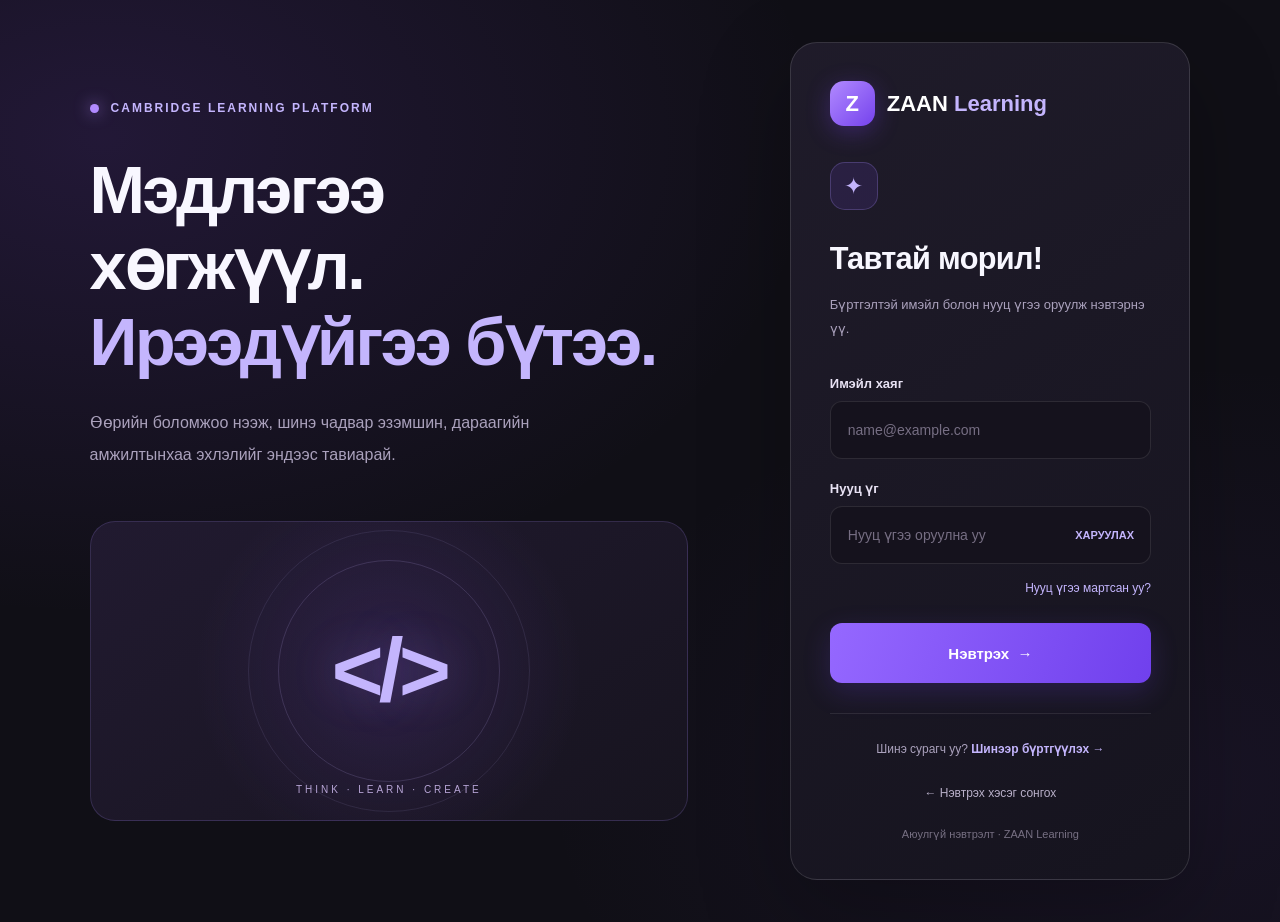
<file: student.html>
<!DOCTYPE html>
<html lang="mn">
<head>
    <meta charset="UTF-8">
    <meta name="viewport" content="width=device-width, initial-scale=1.0">
    <meta name="theme-color" content="#100f16">
    <title>Сурагч нэвтрэх | ZAAN Learning</title>

    <style>
        * {
            box-sizing: border-box;
        }

        :root {
            --bg: #100f16;
            --purple: #a78bfa;
            --purple-light: #c4b5fd;
            --muted: #aaa1bc;
            --border: rgba(167, 139, 250, 0.19);
        }

        body {
            margin: 0;
            min-height: 100vh;
            padding: 42px 7%;
            display: grid;
            align-items: center;
            font-family:"Inter", "Noto Sans", "Segoe UI", Arial, sans-serif;
            color: #f8f7ff;
            background:
                radial-gradient(
                    ellipse at 8% 15%,
                    rgba(113, 63, 196, 0.19),
                    transparent 43%
                ),
                radial-gradient(
                    ellipse at 92% 85%,
                    rgba(100, 60, 170, 0.10),
                    transparent 38%
                ),
                var(--bg);
        }

        .page {
            width: 100%;
            max-width: 1440px;
            margin: 0 auto;
            display: grid;
            grid-template-columns: minmax(0, 1.2fr) minmax(400px, 0.8fr);
            align-items: center;
            gap: clamp(45px, 8vw, 130px);
        }

        /* Зүүн талын танилцуулга */

        .hero {
            min-width: 0;
        }

        .eyebrow {
            display: flex;
            align-items: center;
            gap: 12px;
            margin: 0 0 38px;
            color: var(--purple-light);
            font-size: 12px;
            font-weight: 800;
            letter-spacing: 2px;
        }

        .eyebrow-dot {
            width: 9px;
            height: 9px;
            border-radius: 50%;
            background: #b18aff;
            box-shadow: 0 0 16px rgba(177, 138, 255, 0.8);
        }

        .hero h1 {
            margin: 0;
            font-size: clamp(42px, 5.2vw, 82px);
            font-weight: 800;
            line-height: 1.14;
            letter-spacing: -2.5px;
        }

        .hero h1 span {
            display: block;
            color: var(--purple-light);
        }

        .hero-description {
            max-width: 500px;
            margin: 26px 0 50px;
            color: var(--muted);
            font-size: 16px;
            line-height: 2;
        }

        /* Кодчиллын дүрслэл */

        .code-art {
            position: relative;
            min-height: 300px;
            display: grid;
            place-items: center;
            overflow: hidden;
            border: 1px solid var(--border);
            border-radius: 25px;
            background:
                radial-gradient(
                    circle at center,
                    rgba(126, 77, 211, 0.18),
                    transparent 58%
                ),
                linear-gradient(145deg, #211a30, #17141f);
        }

        .code-art::before,
        .code-art::after {
            content: "";
            position: absolute;
            width: 220px;
            height: 220px;
            border: 1px solid rgba(196, 181, 253, 0.16);
            border-radius: 50%;
        }

        .code-art::after {
            width: 280px;
            height: 280px;
            border-color: rgba(196, 181, 253, 0.10);
        }

        .code-symbol {
            z-index: 1;
            color: var(--purple-light);
            font-size: clamp(60px, 7vw, 90px);
            font-weight: 800;
            letter-spacing: -5px;
            text-shadow: 0 0 45px rgba(167, 139, 250, 0.28);
        }

        .code-caption {
            position: absolute;
            bottom: 25px;
            color: #b7a5d6;
            font-size: 10px;
            letter-spacing: 3px;
        }

        /* Баруун талын нэвтрэх карт */

        .login-card {
            width: 100%;
            padding: clamp(28px, 3vw, 48px);
            border: 1px solid rgba(255, 255, 255, 0.13);
            border-radius: 27px;
            background: linear-gradient(
                145deg,
                rgba(32, 28, 43, 0.97),
                rgba(22, 20, 31, 0.98)
            );
            box-shadow: 0 30px 90px rgba(0, 0, 0, 0.25);
        }

        .brand {
            display: flex;
            align-items: center;
            gap: 12px;
            margin-bottom: 36px;
            color: #fff;
            font-size: 22px;
            font-weight: 800;
            text-decoration: none;
        }

        .brand-mark {
            width: 45px;
            height: 45px;
            display: grid;
            place-items: center;
            border-radius: 14px;
            background: linear-gradient(135deg, #b18aff, #7542ed);
            box-shadow: 0 6px 24px rgba(117, 66, 237, 0.32);
        }

        .brand-accent {
            color: var(--purple-light);
        }

        .welcome-icon {
            width: 48px;
            height: 48px;
            display: grid;
            place-items: center;
            margin-bottom: 30px;
            border: 1px solid rgba(167, 139, 250, 0.25);
            border-radius: 15px;
            background: rgba(133, 87, 255, 0.12);
            color: var(--purple-light);
            font-size: 23px;
        }

        .login-card h2 {
            margin: 0 0 14px;
            font-size: clamp(27px, 2.4vw, 36px);
            line-height: 1.25;
            letter-spacing: -0.7px;
        }

        .subtitle {
            margin: 0 0 34px;
            color: var(--muted);
            font-size: 13px;
            line-height: 1.9;
        }

        .field-label {
            display: block;
            margin: 22px 0 10px;
            color: #e8e2f4;
            font-size: 13px;
            font-weight: 700;
        }

        .input-wrap {
            position: relative;
        }

        .input-wrap input {
            width: 100%;
            min-height: 58px;
            padding: 16px 17px;
            border: 1px solid rgba(255, 255, 255, 0.10);
            border-radius: 12px;
            outline: none;
            background: #15121d;
            color: #fff;
            font: inherit;
            font-size: 14px;
            transition: border-color 0.2s, box-shadow 0.2s;
        }

        .input-wrap input:focus {
            border-color: #a78bfa;
            box-shadow: 0 0 0 3px rgba(133, 87, 255, 0.12);
        }

        .input-wrap input::placeholder {
            color: #766e83;
        }

        .password-input {
            padding-right: 100px !important;
        }

        .password-toggle {
            position: absolute;
            top: 0;
            right: 7px;
            height: 100%;
            padding: 0 10px;
            border: 0;
            background: transparent;
            color: var(--purple-light);
            font-size: 11px;
            font-weight: 700;
            cursor: pointer;
        }

        .forgot-row {
            display: flex;
            justify-content: flex-end;
            margin-top: 17px;
        }

        .text-link {
            color: var(--purple-light);
            font-size: 12px;
            text-decoration: none;
        }

        .text-link:hover {
            color: #fff;
            text-decoration: underline;
        }

        .submit-button {
            width: 100%;
            min-height: 60px;
            margin-top: 28px;
            border: 0;
            border-radius: 12px;
            background: linear-gradient(110deg, #9568ff, #7040ed);
            box-shadow: 0 9px 28px rgba(117, 72, 245, 0.20);
            color: #fff;
            font-size: 15px;
            font-weight: 800;
            cursor: pointer;
            transition: transform 0.2s, box-shadow 0.2s;
        }

        .submit-button:hover {
            transform: translateY(-2px);
            box-shadow: 0 12px 32px rgba(117, 72, 245, 0.32);
        }

        .submit-button:disabled {
            opacity: 0.65;
            cursor: wait;
            transform: none;
        }

        #message {
            min-height: 0;
            margin: 14px 0 0;
            color: var(--purple-light);
            font-size: 12px;
            line-height: 1.7;
            overflow-wrap: anywhere;
        }

        #message:empty {
            display: none;
        }

        .divider {
            height: 1px;
            margin: 30px 0 24px;
            background: rgba(255, 255, 255, 0.09);
        }

        .register-prompt {
            margin: 0;
            color: var(--muted);
            font-size: 12px;
            line-height: 1.9;
            text-align: center;
        }

        .register-prompt a {
            color: var(--purple-light);
            font-weight: 700;
            text-decoration: none;
        }

        .register-prompt a:hover {
            color: #fff;
        }

        .back-link {
            display: block;
            margin-top: 25px;
            color: #b9b0c9;
            font-size: 12px;
            text-align: center;
            text-decoration: none;
        }

        .back-link:hover {
            color: #fff;
        }

        .security-note {
            margin: 28px 0 0;
            color: #777083;
            font-size: 11px;
            text-align: center;
        }

        @media (max-width: 1000px) {
            body {
                padding: 35px 5%;
            }

            .page {
                grid-template-columns: 1fr;
                max-width: 570px;
                gap: 35px;
            }

            .hero {
                text-align: center;
            }

            .eyebrow {
                justify-content: center;
                margin-bottom: 22px;
            }

            .hero h1 {
                font-size: clamp(42px, 8vw, 64px);
            }

            .hero-description {
                margin: 20px auto 0;
                font-size: 14px;
            }

            .code-art {
                display: none;
            }

            .login-card {
                padding: 32px;
            }
        }

        @media (max-width: 480px) {
            body {
                padding: 20px 15px;
            }

            .hero h1 {
                font-size: 39px;
                letter-spacing: -1.5px;
            }

            .hero-description {
                font-size: 13px;
                line-height: 1.8;
            }

            .login-card {
                padding: 25px 21px;
                border-radius: 21px;
            }

            .brand {
                margin-bottom: 28px;
            }
        }

        @media (prefers-reduced-motion: reduce) {
            *,
            *::before,
            *::after {
                transition: none !important;
            }
        }
    </style>
</head>

<body>
    <main class="page">

        <section class="hero" aria-label="ZAAN Learning танилцуулга">
            <p class="eyebrow">
                <span class="eyebrow-dot"></span>
                CAMBRIDGE LEARNING PLATFORM
            </p>

            <h1>
                Мэдлэгээ<br>
                хөгжүүл.<br>
                <span>Ирээдүйгээ бүтээ.</span>
            </h1>

            <p class="hero-description">
                Өөрийн боломжоо нээж, шинэ чадвар эзэмшин,
                дараагийн амжилтынхаа эхлэлийг эндээс тавиарай.
            </p>

            <div class="code-art" aria-hidden="true">
                <div class="code-symbol">&lt;/&gt;</div>
                <div class="code-caption">THINK · LEARN · CREATE</div>
            </div>
        </section>

        <section class="login-card" aria-labelledby="login-heading">
            <a class="brand" href="./portal.html" aria-label="Нэвтрэх сонголт">
                <span class="brand-mark">Z</span>
                <span>ZAAN <span class="brand-accent">Learning</span></span>
            </a>

            <div class="welcome-icon" aria-hidden="true">✦</div>

            <h2 id="login-heading">Тавтай морил!</h2>
            <p class="subtitle">
                Бүртгэлтэй имэйл болон нууц үгээ оруулж нэвтэрнэ үү.
            </p>

            <form id="student-login-form">
                <label class="field-label" for="student-email">
                    Имэйл хаяг
                </label>

                <div class="input-wrap">
                    <input
                        id="student-email"
                        type="email"
                        autocomplete="username"
                        placeholder="name@example.com"
                        required
                    >
                </div>

                <label class="field-label" for="student-password">
                    Нууц үг
                </label>

                <div class="input-wrap">
                    <input
                        class="password-input"
                        id="student-password"
                        type="password"
                        autocomplete="current-password"
                        placeholder="Нууц үгээ оруулна уу"
                        required
                    >
                    <button
                        class="password-toggle"
                        id="password-toggle"
                        type="button"
                        aria-label="Нууц үгийг харуулах"
                        aria-pressed="false"
                    >
                        ХАРУУЛАХ
                    </button>
                </div>

                <div class="forgot-row">
                    <a class="text-link" href="./reset-password.html">
                        Нууц үгээ мартсан уу?
                    </a>
                </div>

                <button
                    class="submit-button"
                    id="student-login-button"
                    type="submit"
                >
                    Нэвтрэх&nbsp; →
                </button>

                <p id="message" role="status" aria-live="polite"></p>
            </form>

            <div class="divider"></div>

            <p class="register-prompt">
                Шинэ сурагч уу?
                <a href="./register.html">Шинээр бүртгүүлэх →</a>
            </p>

            <a class="back-link" href="./portal.html">
                ← Нэвтрэх хэсэг сонгох
            </a>

            <p class="security-note">
                Аюулгүй нэвтрэлт · ZAAN Learning
            </p>
        </section>

    </main>

    <script type="module">
        import { supabase } from './supabase.js';

        const form = document.getElementById('student-login-form');
        const button = document.getElementById('student-login-button');
        const message = document.getElementById('message');
        const passwordInput = document.getElementById('student-password');
        const passwordToggle = document.getElementById('password-toggle');

        // Нууц үгийг харуулах / нуух
        passwordToggle.addEventListener('click', () => {
            const showPassword = passwordInput.type === 'password';

            passwordInput.type = showPassword ? 'text' : 'password';
            passwordToggle.textContent = showPassword ? 'НУУХ' : 'ХАРУУЛАХ';
            passwordToggle.setAttribute('aria-pressed', String(showPassword));
            passwordToggle.setAttribute(
                'aria-label',
                showPassword ? 'Нууц үгийг нуух' : 'Нууц үгийг харуулах'
            );
        });

        // Одоогийн Supabase нэвтрэх ажиллагаа
        form.addEventListener('submit', async (event) => {
            event.preventDefault();

            button.disabled = true;
            message.textContent = 'Нэвтэрч байна...';

            const email = document
                .getElementById('student-email')
                .value.trim();

            const password = passwordInput.value;

            try {
                const { data, error } = await supabase.auth.signInWithPassword({
                    email,
                    password
                });

                if (error) throw error;

                const { data: roleData, error: roleError } = await supabase
                    .from('user_roles')
                    .select('role')
                    .eq('user_id', data.user.id)
                    .maybeSingle();

                if (roleError) throw roleError;

                if (roleData?.role !== 'student') {
                    await supabase.auth.signOut();
                    throw new Error(
                        'Энэ хэрэглэгч сурагчийн эрхгүй байна.'
                    );
                }

                window.location.href = './index.html';

            } catch (error) {
                message.textContent =
                    error.message || 'Нэвтрэх үед алдаа гарлаа.';

                button.disabled = false;
            }
        });
    </script>
</body>
</html>
</file>
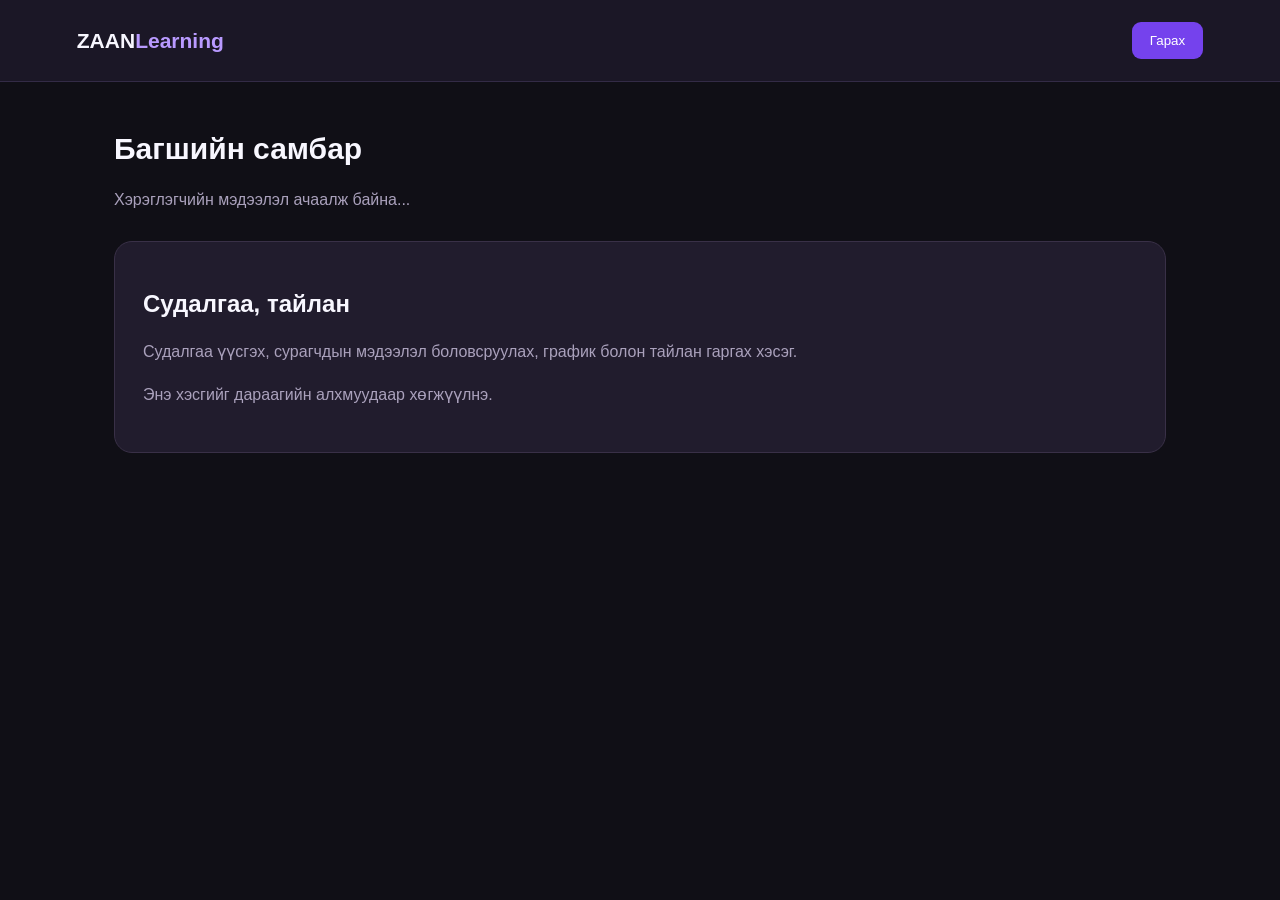
<file: teacher-dashboard.html>
<!DOCTYPE html>
<html lang="mn">
<head>
    <meta charset="UTF-8">
    <meta name="viewport" content="width=device-width, initial-scale=1.0">
    <title>Багшийн самбар | ZAAN Learning</title>
    <style>
        * { box-sizing: border-box; }
        body {
            margin: 0;
            min-height: 100vh;
            font-family: Arial, sans-serif;
            background: #100f16;
            color: #f8f7ff;
        }
        header {
            padding: 22px 6%;
            border-bottom: 1px solid #332b46;
            background: #1b1726;
            display: flex;
            justify-content: space-between;
            align-items: center;
        }
        .brand { font-size: 21px; font-weight: 800; }
        .accent { color: #b99aff; }
        main { max-width: 1100px; margin: 50px auto; padding: 0 24px; }
        h1 { font-size: 30px; }
        .muted { color: #aaa1bc; line-height: 1.7; }
        .panel {
            margin-top: 28px;
            padding: 28px;
            border: 1px solid #393047;
            border-radius: 18px;
            background: #211c2d;
        }
        button {
            padding: 11px 18px;
            border: 0;
            border-radius: 9px;
            background: #7542ed;
            color: white;
            cursor: pointer;
        }
    </style>
</head>
<body>
    <header>
        <div class="brand">ZAAN<span class="accent">Learning</span></div>
        <button id="logout-button">Гарах</button>
    </header>

    <main>
        <h1>Багшийн самбар</h1>
        <p class="muted" id="welcome">Хэрэглэгчийн мэдээлэл ачаалж байна...</p>

        <section class="panel">
            <h2>Судалгаа, тайлан</h2>
            <p class="muted">
                Судалгаа үүсгэх, сурагчдын мэдээлэл боловсруулах,
                график болон тайлан гаргах хэсэг.
            </p>
            <p class="muted">Энэ хэсгийг дараагийн алхмуудаар хөгжүүлнэ.</p>
        </section>
    </main>

    <script type="module">
        import { supabase } from './supabase.js';

        async function checkTeacher() {
            const { data: sessionData, error: sessionError } =
                await supabase.auth.getSession();

            if (sessionError) throw sessionError;

            if (!sessionData.session) {
                window.location.replace('./teacher-login.html');
                return;
            }

            const user = sessionData.session.user;

            const { data: roleData, error: roleError } = await supabase
                .from('user_roles')
                .select('role')
                .eq('user_id', user.id)
                .maybeSingle();

            if (roleError) throw roleError;

            if (roleData?.role !== 'teacher') {
                await supabase.auth.signOut();
                window.location.replace('./portal.html');
                return;
            }

            document.getElementById('welcome').textContent =
                'Тавтай морилно уу, ' + user.email;
        }

        document.getElementById('logout-button').addEventListener('click', async () => {
            await supabase.auth.signOut();
            window.location.replace('./portal.html');
        });

        checkTeacher().catch(error => {
            document.getElementById('welcome').textContent =
                'Алдаа: ' + error.message;
        });
    </script>
</body>
</html>
</file>
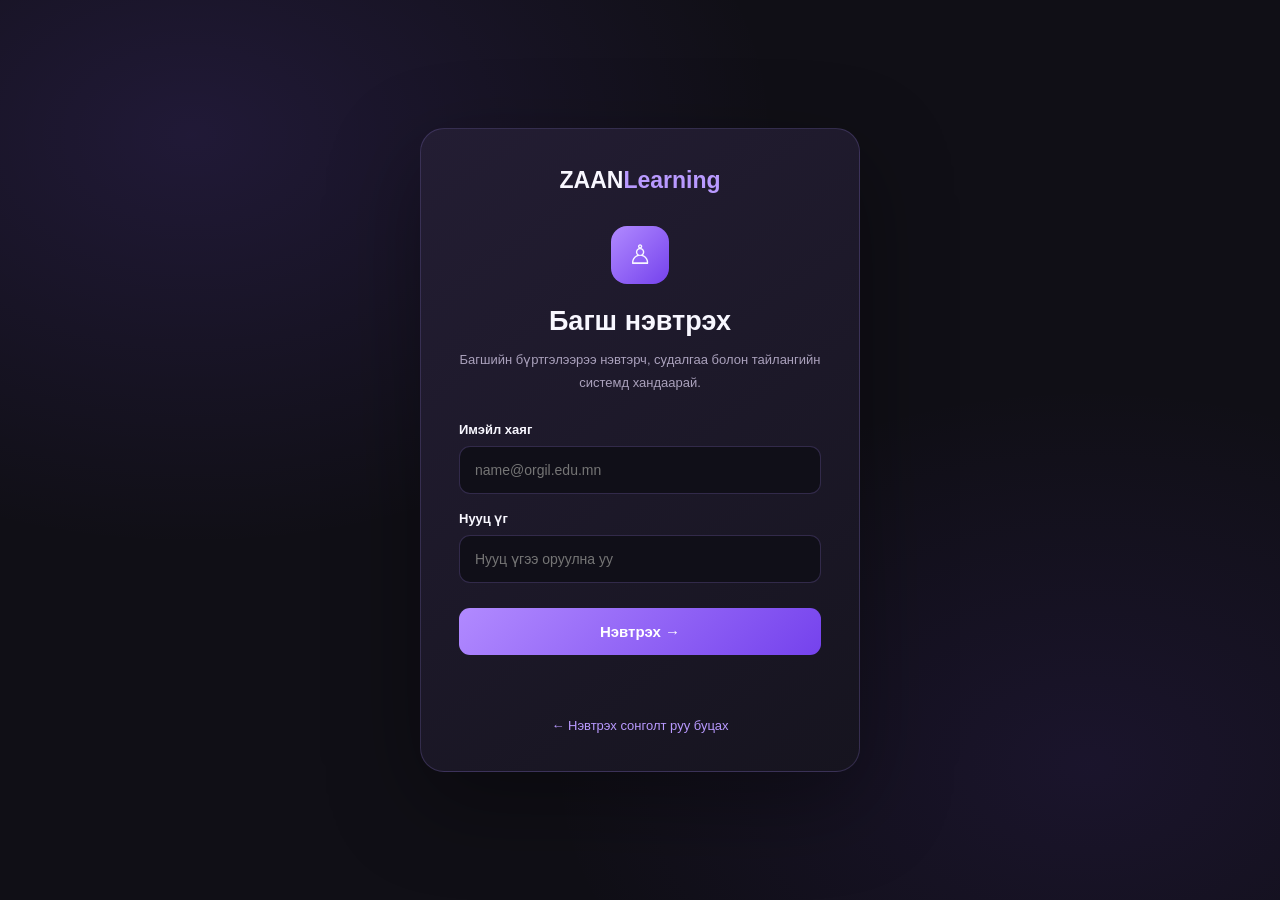
<file: teacher-login.html>
<!DOCTYPE html>
<html lang="mn">
<head>
    <meta charset="UTF-8">
    <meta name="viewport" content="width=device-width, initial-scale=1.0">
    <title>Багш нэвтрэх | ZAAN Learning</title>

    <style>
        * { box-sizing: border-box; }

        body {
            margin: 0;
            min-height: 100vh;
            display: grid;
            place-items: center;
            padding: 24px;
            font-family: Arial, sans-serif;
            color: #f8f7ff;
            background:
                radial-gradient(ellipse at 15% 15%, rgba(133,87,255,.14), transparent 38%),
                radial-gradient(ellipse at 85% 85%, rgba(117,66,237,.10), transparent 35%),
                #100f16;
        }

        .login-card {
            width: 100%;
            max-width: 440px;
            padding: 38px;
            border: 1px solid rgba(167,139,250,.20);
            border-radius: 24px;
            background: linear-gradient(145deg,#231d33,#16141f);
            box-shadow: 0 30px 90px rgba(0,0,0,.35);
        }

        .brand {
            text-align: center;
            font-size: 23px;
            font-weight: 800;
            margin-bottom: 32px;
        }

        .accent { color: #b99aff; }

        .icon {
            width: 58px;
            height: 58px;
            display: grid;
            place-items: center;
            margin: 0 auto 22px;
            border-radius: 16px;
            background: linear-gradient(135deg,#b18aff,#7542ed);
            font-size: 27px;
        }

        h1 {
            margin: 0;
            text-align: center;
            font-size: 27px;
        }

        .subtitle {
            margin: 12px 0 28px;
            color: #aaa1bc;
            font-size: 13px;
            line-height: 1.7;
            text-align: center;
        }

        label {
            display: block;
            margin: 17px 0 9px;
            font-size: 13px;
            font-weight: 700;
        }

        input {
            width: 100%;
            padding: 15px;
            border: 1px solid rgba(167,139,250,.22);
            border-radius: 11px;
            outline: none;
            background: #100f18;
            color: white;
            font-size: 14px;
        }

        input:focus {
            border-color: #a78bfa;
        }

        button {
            width: 100%;
            margin-top: 25px;
            padding: 15px;
            border: 0;
            border-radius: 11px;
            background: linear-gradient(135deg,#b18aff,#7542ed);
            color: white;
            font-size: 15px;
            font-weight: 800;
            cursor: pointer;
        }

        button:disabled {
            opacity: .6;
            cursor: wait;
        }

        #message {
            min-height: 22px;
            margin-top: 16px;
            font-size: 13px;
            line-height: 1.6;
            text-align: center;
        }

        .back {
            display: block;
            margin-top: 25px;
            color: #b99aff;
            text-align: center;
            text-decoration: none;
            font-size: 13px;
        }
    </style>
</head>

<body>
    <main class="login-card">
        <div class="brand">
            ZAAN<span class="accent">Learning</span>
        </div>

        <div class="icon">♙</div>

        <h1>Багш нэвтрэх</h1>

        <p class="subtitle">
            Багшийн бүртгэлээрээ нэвтэрч,
            судалгаа болон тайлангийн системд хандаарай.
        </p>

        <form id="teacher-login-form">
            <label for="email">Имэйл хаяг</label>
            <input
                id="email"
                type="email"
                placeholder="name@orgil.edu.mn"
                autocomplete="username"
                required
            >

            <label for="password">Нууц үг</label>
            <input
                id="password"
                type="password"
                placeholder="Нууц үгээ оруулна уу"
                autocomplete="current-password"
                required
            >

            <button id="login-button" type="submit">
                Нэвтрэх →
            </button>

            <p id="message" role="status" aria-live="polite"></p>
        </form>

        <a class="back" href="./portal.html">
            ← Нэвтрэх сонголт руу буцах
        </a>
    </main>

    <script type="module">
        import { supabase } from './supabase.js';

        const form = document.getElementById('teacher-login-form');
        const button = document.getElementById('login-button');
        const message = document.getElementById('message');

        form.addEventListener('submit', async (event) => {
            event.preventDefault();

            button.disabled = true;
            button.textContent = 'Шалгаж байна...';
            message.textContent = '';

            try {
                const email = document.getElementById('email').value.trim();
                const password = document.getElementById('password').value;

                const { data, error } = await supabase.auth.signInWithPassword({
                    email,
                    password
                });

                if (error) throw error;

                const { data: roleData, error: roleError } = await supabase
                    .from('user_roles')
                    .select('role')
                    .eq('user_id', data.user.id)
                    .maybeSingle();

                if (roleError) throw roleError;

                if (roleData?.role !== 'teacher') {
                    await supabase.auth.signOut();
                    throw new Error('Энэ бүртгэл багшийн эрхгүй байна. Админтай холбогдоно уу.');
                }

                message.style.color = '#86efac';
                message.textContent = 'Амжилттай нэвтэрлээ.';

                window.location.replace('./teacher-dashboard.html');

            } catch (error) {
                message.style.color = '#fca5a5';
                message.textContent = error.message || 'Нэвтрэхэд алдаа гарлаа.';
            } finally {
                button.disabled = false;
                button.textContent = 'Нэвтрэх →';
            }
        });
    </script>
</body>
</html>
</file>
<file: style.css>
@import url('https://fonts.googleapis.com/css2?family=Inter:wght@400;500;600;700;800&display=swap');

:root {
    --bg: #111019;
    --surface: #191722;
    --surface-light: #211e2d;
    --purple: #8557ff;
    --purple-light: #a78bfa;
    --text: #f7f5ff;
    --muted: #a6a1b6;
    --border: rgba(255,255,255,.09);
}

* {
    box-sizing: border-box;
}

html {
    scroll-behavior: smooth;
    scroll-padding-top: 90px;
}

body {
    margin: 0;
    background: var(--bg);
    color: var(--text);
    font-family: Inter, Arial, sans-serif;
    line-height: 1.6;
}

a {
    color: inherit;
    text-decoration: none;
}

button, input {
    font: inherit;
}

.navbar {
    position: sticky;
    top: 0;
    z-index: 20;
    min-height: 76px;
    padding: 0 6%;
    display: flex;
    align-items: center;
    justify-content: space-between;
    gap: 28px;
    background: rgba(17,16,25,.92);
    border-bottom: 1px solid var(--border);
    backdrop-filter: blur(18px);
}

.logo {
    display: inline-flex;
    align-items: center;
    gap: 10px;
    font-size: 21px;
    font-weight: 800;
    letter-spacing: -.8px;
    white-space: nowrap;
}

.logo-mark {
    display: grid;
    place-items: center;
    width: 36px;
    height: 36px;
    border-radius: 11px;
    background: linear-gradient(135deg, #b28aff, #6636ed);
    box-shadow: 0 5px 24px #8557ff40;
    color: white;
}

.logo-accent {
    color: var(--purple-light);
}

.nav-links {
    display: flex;
    align-items: center;
    gap: 30px;
}

.nav-links a {
    color: #c5c0d2;
    font-size: 13px;
    font-weight: 500;
    transition: color .2s;
}

.nav-links a:hover,
.footer > a:last-child:hover {
    color: var(--purple-light);
}

.nav-button {
    padding: 10px 16px;
    border: 1px solid #6f4bd4;
    border-radius: 8px;
    font-size: 12px;
    font-weight: 700;
    transition: background .2s;
    white-space: nowrap;
}

.nav-button:hover {
    background: #8557ff22;
}

.nav-button span {
    margin-left: 7px;
}

.hero {
    position: relative;
    isolation: isolate;
    min-height: 610px;
    padding: 85px 8% 75px;
    display: grid;
    grid-template-columns: 1.1fr .9fr;
    align-items: center;
    gap: 50px;
    overflow: hidden;
    border-bottom: 1px solid var(--border);
    background:
        radial-gradient(ellipse at 80% 48%, #5031a526, transparent 40%),
        linear-gradient(120deg, #15131e, #111019 70%);
}

.hero-glow {
    position: absolute;
    z-index: -1;
    width: 380px;
    height: 380px;
    right: 12%;
    top: 18%;
    border-radius: 50%;
    background: #713cff16;
    filter: blur(80px);
}

.hero-content {
    max-width: 600px;
}

.eyebrow {
    display: flex;
    align-items: center;
    gap: 9px;
    color: var(--purple-light);
    font-size: 10px;
    font-weight: 800;
    letter-spacing: 2px;
}

.live-dot {
    width: 7px;
    height: 7px;
    border-radius: 50%;
    background: #a78bfa;
    box-shadow: 0 0 12px #a78bfa;
}

.hero h1 {
    margin: 25px 0 20px;
    font-size: clamp(42px, 5.2vw, 72px);
    line-height: 1.12;
    letter-spacing: -3px;
    font-weight: 800;
}

.hero h1 span,
.section-heading h2 span,
.about-content h2 span {
    background: linear-gradient(95deg, #c2a7ff, #8557ff 65%, #a78bfa);
    background-clip: text;
    -webkit-background-clip: text;
    color: transparent;
}

.hero-text {
    max-width: 480px;
    color: var(--muted);
    font-size: 15px;
    line-height: 1.9;
}

.hero-actions {
    display: flex;
    flex-wrap: wrap;
    gap: 12px;
    margin-top: 30px;
}

.button {
    min-height: 46px;
    padding: 12px 19px;
    display: inline-flex;
    align-items: center;
    justify-content: center;
    gap: 15px;
    border-radius: 8px;
    font-size: 12px;
    font-weight: 700;
    transition: transform .2s, background .2s;
}

.button:hover {
    transform: translateY(-2px);
}

.button-primary {
    background: linear-gradient(110deg, #9068ff, #7042ed);
    color: white;
    box-shadow: 0 8px 28px #7548f52b;
}

.button-primary:hover {
    background: #986fff;
}

.button-secondary {
    border: 1px solid var(--border);
    background: #ffffff05;
    color: #e8e3f5;
}

.button-secondary:hover {
    background: #ffffff0c;
}

.hero-features {
    display: flex;
    gap: 32px;
    flex-wrap: wrap;
    margin-top: 46px;
    padding-top: 23px;
    border-top: 1px solid var(--border);
}

.hero-features div {
    display: flex;
    flex-direction: column;
    gap: 3px;
}

.hero-features strong {
    color: var(--purple-light);
    font-size: 12px;
}

.hero-features span {
    color: var(--muted);
    font-size: 11px;
}

.hero-art {
    position: relative;
    min-height: 390px;
    display: grid;
    place-items: center;
}

.orbit {
    position: absolute;
    width: 320px;
    height: 320px;
    border: 1px solid #9b7bff20;
    border-radius: 50%;
}

.orbit-two {
    width: 410px;
    height: 410px;
    border-style: dashed;
    border-color: #9b7bff12;
}

.art-card {
    position: absolute;
    width: 290px;
    border: 1px solid #ffffff17;
    border-radius: 14px;
    overflow: hidden;
}

.art-card-back {
    padding: 20px;
    transform: translate(55px, -44px) rotate(7deg);
    background: linear-gradient(145deg, #30264b, #1c1928);
    opacity: .8;
}

.art-small-label {
    color: #c7b6ff;
    font-size: 9px;
    letter-spacing: 2px;
}

.art-code {
    margin-top: 20px;
    color: #e2d9ff;
    font-family: Consolas, monospace;
    font-size: 13px;
    line-height: 2.1;
}

.art-code span {
    margin-right: 12px;
    color: #9271ff;
}

.art-card-main {
    z-index: 2;
    transform: translate(-10px, 20px) rotate(-3deg);
    background: linear-gradient(145deg, #292337, #17151f);
    box-shadow: 0 28px 80px #0006;
}

.art-window {
    display: flex;
    align-items: center;
    gap: 6px;
    padding: 13px;
    border-bottom: 1px solid var(--border);
    color: #aaa1bd;
    font-size: 8px;
}

.art-window i {
    width: 7px;
    height: 7px;
    border-radius: 50%;
    background: #9d7aff;
}

.art-window span {
    margin-left: auto;
}

.art-symbol {
    padding: 20px 20px 0;
    color: #ad91ff;
    font-family: Consolas, monospace;
    font-size: 68px;
    font-weight: 800;
    letter-spacing: -7px;
    text-shadow: 0 0 35px #8557ff55;
}

.art-caption {
    padding: 0 22px 22px;
    display: flex;
    flex-direction: column;
    gap: 8px;
}

.art-caption span,
.art-bottom {
    color: #a59ab9;
    font-size: 8px;
    letter-spacing: 1.5px;
}

.art-caption strong {
    font-size: 22px;
    line-height: 1.4;
}

.art-bottom {
    padding: 12px 20px;
    display: flex;
    justify-content: space-between;
    border-top: 1px solid var(--border);
}

.art-status {
    color: #a9e9bd;
}

.floating-tag {
    position: absolute;
    z-index: 3;
    display: flex;
    align-items: center;
    gap: 10px;
    padding: 12px 15px;
    border: 1px solid #ffffff1c;
    border-radius: 10px;
    background: #252131ee;
    box-shadow: 0 12px 40px #0004;
}

.floating-top {
    top: 30px;
    right: -8px;
}

.floating-bottom {
    bottom: 28px;
    left: -5px;
}

.tag-icon {
    width: 34px;
    height: 34px;
    display: grid;
    place-items: center;
    border-radius: 9px;
    background: #b59aff20;
    color: #c5b1ff;
}

.tag-purple {
    background: #8557ff2b;
}

.floating-tag strong,
.floating-tag small {
    display: block;
}

.floating-tag strong {
    font-size: 11px;
}

.floating-tag small {
    margin-top: 2px;
    color: var(--muted);
    font-size: 9px;
}

.hero-bottom {
    position: absolute;
    right: 8%;
    bottom: 20px;
    left: 8%;
    display: flex;
    justify-content: space-between;
    color: #746e82;
    font-size: 9px;
    font-weight: 700;
    letter-spacing: 1.4px;
}

.hero-bottom a {
    color: #b4a8cc;
}

.section-wrap {
    max-width: 1240px;
    margin: 0 auto;
    padding-right: 6%;
    padding-left: 6%;
}

.courses {
    padding-top: 95px;
    padding-bottom: 100px;
}

.section-heading {
    display: flex;
    align-items: end;
    justify-content: space-between;
    gap: 25px;
    margin-bottom: 36px;
}

.section-heading h2,
.about-content h2 {
    margin: 12px 0;
    font-size: clamp(30px, 3.5vw, 44px);
    line-height: 1.25;
    letter-spacing: -1.7px;
}

.section-text {
    margin: 0;
    color: var(--muted);
    font-size: 13px;
}

.section-index {
    padding-bottom: 7px;
    color: #777084;
    font-size: 10px;
    letter-spacing: 1.5px;
    white-space: nowrap;
}

.course-grid {
    display: grid;
    grid-template-columns: repeat(3, minmax(0, 1fr));
    gap: 20px;
}

.course-card {
    min-height: 330px;
    padding: 23px;
    display: flex;
    flex-direction: column;
    border: 1px solid var(--border);
    border-radius: 13px;
    background: linear-gradient(145deg, #1d1a28, #17151f);
    transition: transform .25s, border-color .25s, background .25s;
}

.course-card:hover {
    transform: translateY(-6px);
    border-color: #8557ff75;
    background: linear-gradient(145deg, #262039, #191622);
}

.card-top {
    display: flex;
    align-items: center;
    justify-content: space-between;
}

.course-number {
    color: #8c849d;
    font-size: 11px;
    letter-spacing: 1px;
}

.card-arrow {
    width: 33px;
    height: 33px;
    display: grid;
    place-items: center;
    border: 1px solid var(--border);
    border-radius: 50%;
    color: #b8a2ff;
}

.course-icon {
    width: 65px;
    height: 65px;
    margin: 24px 0 19px;
    display: grid;
    place-items: center;
    border: 1px solid #a184ff35;
    border-radius: 15px;
    background: #8557ff16;
    color: #c0aaff;
    font-size: 25px;
    font-weight: 800;
}

.icon-maths {
    background: #35b8a615;
    border-color: #35b8a633;
    color: #76dcca;
    font-size: 32px;
}

.icon-web {
    background: #e4a74b13;
    border-color: #e4a74b35;
    color: #efc37e;
    font-size: 31px;
}

.card-category {
    color: #a79bbf;
    font-size: 9px;
    letter-spacing: 1.5px;
}

.card-copy h3 {
    margin: 5px 0 9px;
    font-size: 23px;
    letter-spacing: -.5px;
}

.card-copy p {
    min-height: 65px;
    margin: 0;
    color: var(--muted);
    font-size: 12px;
    line-height: 1.8;
}

.card-footer {
    margin-top: auto;
    padding-top: 19px;
    display: flex;
    justify-content: space-between;
    border-top: 1px solid var(--border);
    color: #c2b0ff;
    font-size: 11px;
    font-weight: 700;
}

.latest-section {
    padding: 85px 0 95px;
    background: #17151f;
    border-top: 1px solid var(--border);
    border-bottom: 1px solid var(--border);
}

.latest-message {
    color: var(--muted);
    font-size: 13px;
}

.latest-grid {
    display: grid;
    grid-template-columns: repeat(3, minmax(0, 1fr));
    gap: 18px;
}

.latest-card {
    padding: 22px;
    display: flex;
    flex-direction: column;
    min-width: 0;
    border: 1px solid var(--border);
    border-radius: 12px;
    background: #1d1a27;
}

.latest-card-top {
    display: flex;
    justify-content: space-between;
    align-items: center;
}

.latest-badge {
    padding: 5px 9px;
    border: 1px solid #8557ff40;
    border-radius: 5px;
    background: #8557ff14;
    color: #c2adff;
    font-size: 10px;
}

.latest-number {
    color: #7e778f;
    font-size: 10px;
}

.latest-icon {
    width: 52px;
    height: 52px;
    margin: 22px 0 12px;
    display: grid;
    place-items: center;
    border-radius: 12px;
    background: linear-gradient(140deg, #8c65ff, #4f2cc1);
    color: white;
    font-family: Consolas, monospace;
    font-size: 19px;
    font-weight: 800;
}

.latest-card h3 {
    margin: 4px 0 8px;
    overflow-wrap: anywhere;
    font-size: 17px;
}

.latest-card p {
    flex: 1;
    color: var(--muted);
    font-size: 12px;
    line-height: 1.8;
}

.latest-links {
    display: flex;
    flex-wrap: wrap;
    gap: 12px;
    margin-top: 15px;
    padding-top: 15px;
    border-top: 1px solid var(--border);
}

.latest-links a,
.text-link {
    color: #c2adff;
    font-size: 11px;
    font-weight: 700;
}

.latest-links a:hover,
.text-link:hover {
    color: white;
}

.about-section {
    padding-top: 100px;
    padding-bottom: 100px;
    display: grid;
    grid-template-columns: .9fr 1.1fr;
    align-items: center;
    gap: 90px;
}

.about-visual {
    min-height: 300px;
    position: relative;
    display: grid;
    place-items: center;
    overflow: hidden;
    border: 1px solid var(--border);
    border-radius: 18px;
    background:
        radial-gradient(circle at 50% 45%, #8557ff32, transparent 48%),
        linear-gradient(145deg, #211d30, #17151f);
}

.about-orb {
    width: 150px;
    height: 150px;
    display: grid;
    place-items: center;
    border: 1px solid #c4aaff66;
    border-radius: 35px;
    background: linear-gradient(145deg, #9c7bff, #4c2aa8);
    box-shadow: 0 0 80px #8557ff35;
    transform: rotate(-9deg);
    color: white;
    font-size: 55px;
    font-weight: 800;
}

.about-orb span {
    color: #e1d5ff;
}

.about-caption {
    position: absolute;
    bottom: 19px;
    color: #8e839f;
    font-size: 9px;
    letter-spacing: 2px;
}

.about-content h2 {
    margin: 18px 0;
}

.about-content > p:not(.eyebrow) {
    max-width: 470px;
    margin-bottom: 25px;
    color: var(--muted);
    font-size: 13px;
    line-height: 2;
}

.bottom-cta {
    margin-bottom: 70px;
    padding-top: 40px;
    padding-bottom: 40px;
    display: flex;
    align-items: center;
    justify-content: space-between;
    gap: 25px;
    border: 1px solid #9a7aff3d;
    border-radius: 15px;
    background:
        radial-gradient(ellipse at 80% 30%, #a37bff20, transparent 45%),
        linear-gradient(110deg, #211a33, #191621);
}

.bottom-cta h2 {
    margin: 10px 0 0;
    font-size: clamp(24px, 3vw, 36px);
    line-height: 1.35;
    letter-spacing: -1px;
}

.button-light {
    background: #f5f1ff;
    color: #24183d;
    white-space: nowrap;
}

.button-light:hover {
    background: white;
}

.footer {
    padding: 26px 6%;
    display: flex;
    align-items: center;
    justify-content: space-between;
    gap: 20px;
    flex-wrap: wrap;
    border-top: 1px solid var(--border);
}

.footer .logo {
    font-size: 17px;
}

.footer .logo-mark {
    width: 30px;
    height: 30px;
    border-radius: 8px;
    font-size: 14px;
}

.footer p,
.footer > a:last-child {
    color: var(--muted);
    font-size: 11px;
}

@media (max-width: 900px) {
    .navbar {
        padding: 14px 5%;
        flex-wrap: wrap;
        gap: 14px;
    }

    .nav-links {
        order: 3;
        width: 100%;
        justify-content: center;
        gap: 22px;
        flex-wrap: wrap;
    }

    .hero {
        grid-template-columns: 1fr;
        padding: 70px 7% 75px;
    }

    .hero-content {
        max-width: 700px;
    }

    .hero-art {
        min-height: 370px;
    }

    .course-grid,
    .latest-grid {
        grid-template-columns: repeat(2, minmax(0, 1fr));
    }

    .about-section {
        gap: 35px;
    }
}

@media (max-width: 580px) {
    .navbar {
        padding: 13px 5%;
    }

    .logo {
        font-size: 18px;
    }

    .nav-button {
        padding: 9px 10px;
        font-size: 10px;
    }

    .nav-links {
        justify-content: flex-start;
        gap: 18px;
    }

    .nav-links a {
        font-size: 11px;
    }

    .hero {
        padding: 55px 6% 70px;
        gap: 25px;
    }

    .hero h1 {
        font-size: 45px;
        letter-spacing: -2px;
    }

    .hero-text {
        font-size: 13px;
    }

    .hero-features {
        gap: 20px;
    }

    .hero-art {
        min-height: 335px;
        transform: scale(.88);
        margin: -5px -15px;
    }

    .orbit {
        width: 260px;
        height: 260px;
    }

    .orbit-two {
        width: 320px;
        height: 320px;
    }

    .art-card {
        width: 255px;
    }

    .floating-top {
        right: -10px;
    }

    .floating-bottom {
        left: -10px;
    }

    .hero-bottom {
        right: 6%;
        left: 6%;
        font-size: 7px;
    }

    .section-wrap {
        padding-right: 6%;
        padding-left: 6%;
    }

    .courses,
    .latest-section {
        padding-top: 65px;
        padding-bottom: 65px;
    }

    .section-heading {
        align-items: flex-start;
        flex-direction: column;
        gap: 12px;
    }

    .section-heading h2,
    .about-content h2 {
        font-size: 34px;
    }

    .course-grid,
    .latest-grid {
        grid-template-columns: 1fr;
    }

    .course-card {
        min-height: 300px;
    }

    .about-section {
        padding-top: 65px;
        padding-bottom: 65px;
        grid-template-columns: 1fr;
        gap: 30px;
    }

    .about-visual {
        min-height: 240px;
    }

    .bottom-cta {
        margin-right: 5%;
        margin-left: 5%;
        padding: 27px 22px;
        flex-direction: column;
        align-items: flex-start;
    }

    .footer {
        align-items: flex-start;
        flex-direction: column;
        gap: 10px;
    }
}

@media (prefers-reduced-motion: reduce) {
    html {
        scroll-behavior: auto;
    }

    *, *::before, *::after {
        transition-duration: .01ms !important;
    }
}

/* ===== ExamWeb course learning interface ===== */

.learning-page {
    min-height: 100vh;
    background: #111019;
    color: #f7f5ff;
}

.learning-layout {
    display: grid;
    grid-template-columns: 290px minmax(0, 1fr);
    min-height: calc(100vh - 76px);
}

.lesson-sidebar {
    position: sticky;
    top: 76px;
    height: calc(100vh - 76px);
    display: flex;
    flex-direction: column;
    overflow-y: auto;
    background: #191720;
    border-right: 1px solid rgba(255,255,255,.09);
}

.sidebar-heading {
    padding: 28px 23px 20px;
    background: linear-gradient(145deg, #30234c, #201a2e);
    border-bottom: 1px solid rgba(255,255,255,.08);
}

.sidebar-heading .eyebrow {
    font-size: 9px;
    letter-spacing: 1.4px;
}

.sidebar-heading h1 {
    margin: 12px 0 3px;
    font-size: 25px;
    letter-spacing: -.8px;
}

.sidebar-heading > p:last-child {
    margin: 0;
    color: #bdb4d0;
    font-size: 12px;
}

.sidebar-progress {
    padding: 20px 22px;
    border-bottom: 1px solid rgba(255,255,255,.07);
}

.sidebar-progress-label {
    display: flex;
    justify-content: space-between;
    gap: 10px;
    color: #aaa3ba;
    font-size: 11px;
}

.sidebar-progress-label strong {
    color: #c7b4ff;
}

.sidebar-progress-track {
    height: 4px;
    margin-top: 12px;
    overflow: hidden;
    border-radius: 5px;
    background: #393443;
}

.sidebar-progress-track span {
    display: block;
    width: 100%;
    height: 100%;
    border-radius: inherit;
    background: linear-gradient(90deg, #966dff, #6339dd);
}

.lesson-menu {
    flex: 1;
    padding: 18px 12px;
}

.menu-section-title {
    margin: 12px 10px;
    color: #827a93;
    font-size: 9px;
    font-weight: 800;
    letter-spacing: 1.5px;
}

.sidebar-message {
    padding: 0 10px;
    color: #a6a0b3;
    font-size: 11px;
}

.sidebar-lesson {
    width: 100%;
    margin: 3px 0;
    padding: 12px 10px;
    display: flex;
    align-items: flex-start;
    gap: 11px;
    border: 1px solid transparent;
    border-radius: 8px;
    background: transparent;
    color: #d5d0df;
    text-align: left;
    cursor: pointer;
    transition: background .2s, border-color .2s;
}

.sidebar-lesson:hover {
    background: #ffffff08;
}

.sidebar-lesson.active {
    border-color: #8557ff40;
    background: #8557ff1b;
    color: white;
}

.sidebar-lesson-icon {
    flex: 0 0 28px;
    width: 28px;
    height: 28px;
    display: grid;
    place-items: center;
    border-radius: 7px;
    background: #ffffff0a;
    color: #bba4ff;
    font-size: 10px;
}

.sidebar-lesson.active .sidebar-lesson-icon {
    background: #8557ff;
    color: white;
}

.sidebar-lesson-copy {
    min-width: 0;
    display: flex;
    flex-direction: column;
    gap: 4px;
}

.sidebar-lesson-copy strong {
    font-size: 11px;
    font-weight: 600;
    line-height: 1.5;
    overflow-wrap: anywhere;
}

.sidebar-lesson-copy small {
    color: #92899f;
    font-size: 10px;
}

.static-menu-group {
    margin-top: 26px;
    padding-top: 10px;
    border-top: 1px solid rgba(255,255,255,.07);
}

.sidebar-bottom {
    padding: 18px;
    display: flex;
    align-items: center;
    gap: 11px;
    border-top: 1px solid rgba(255,255,255,.08);
    background: #15141c;
}

.sidebar-avatar {
    width: 36px;
    height: 36px;
    display: grid;
    place-items: center;
    border-radius: 50%;
    background: linear-gradient(140deg, #a88aff, #6239d5);
    color: white;
    font-size: 11px;
    font-weight: 800;
}

.sidebar-bottom strong,
.sidebar-bottom small {
    display: block;
}

.sidebar-bottom strong {
    font-size: 11px;
}

.sidebar-bottom small {
    margin-top: 3px;
    color: #9991a9;
    font-size: 10px;
}

.lesson-main {
    min-width: 0;
    padding: 0 36px;
    background:
        radial-gradient(ellipse at 70% 5%, #35224e16, transparent 45%),
        #111019;
}

.learning-topbar {
    min-height: 91px;
    display: flex;
    align-items: center;
    justify-content: space-between;
    gap: 20px;
    border-bottom: 1px solid rgba(255,255,255,.08);
}

.breadcrumb {
    color: #9288a6;
    font-size: 9px;
    font-weight: 700;
    letter-spacing: 1.3px;
}

.learning-topbar h2 {
    margin: 4px 0 0;
    font-size: 19px;
}

.learning-status {
    display: flex;
    align-items: center;
    gap: 7px;
    padding: 8px 11px;
    border: 1px solid rgba(255,255,255,.1);
    border-radius: 20px;
    color: #b8b1c7;
    font-size: 10px;
    white-space: nowrap;
}

.learning-status i {
    width: 6px;
    height: 6px;
    border-radius: 50%;
    background: #6bd9a0;
}

.lesson-player-section {
    padding: 29px 0 26px;
}

.player-heading {
    margin-bottom: 18px;
    display: flex;
    align-items: end;
    justify-content: space-between;
    gap: 15px;
}

.player-heading .eyebrow {
    margin: 0 0 7px;
    font-size: 9px;
}

.player-heading h2 {
    margin: 0;
    font-size: clamp(20px, 2.4vw, 30px);
    line-height: 1.35;
    letter-spacing: -.7px;
    overflow-wrap: anywhere;
}

.lesson-number {
    padding: 7px 10px;
    border: 1px solid #8557ff45;
    border-radius: 6px;
    color: #c1adff;
    font-size: 9px;
    letter-spacing: 1px;
    white-space: nowrap;
}

.lesson-player {
    position: relative;
    width: 100%;
    aspect-ratio: 16 / 9;
    min-height: 240px;
    overflow: hidden;
    border: 1px solid rgba(255,255,255,.1);
    border-radius: 12px;
    background: #050505;
    box-shadow: 0 18px 60px #0003;
}

.lesson-player iframe {
    position: absolute;
    inset: 0;
    width: 100%;
    height: 100%;
    border: 0;
}

.player-placeholder {
    position: absolute;
    inset: 0;
    padding: 20px;
    display: flex;
    flex-direction: column;
    align-items: center;
    justify-content: center;
    text-align: center;
    background:
        radial-gradient(ellipse at center, #6337b52b, transparent 60%),
        #111019;
}

.placeholder-icon {
    width: 65px;
    height: 65px;
    margin-bottom: 16px;
    display: grid;
    place-items: center;
    border: 1px solid #a58aff5c;
    border-radius: 17px;
    background: #8557ff1c;
    color: #c5b1ff;
    font-family: Consolas, monospace;
    font-size: 23px;
    font-weight: 800;
}

.player-placeholder h3 {
    margin: 0 0 8px;
    font-size: 17px;
}

.player-placeholder p {
    margin: 0;
    color: #aaa2b8;
    font-size: 12px;
    line-height: 1.8;
}

.player-external-link {
    margin-top: 17px;
    color: #c7b5ff;
    font-size: 12px;
}

.player-controls {
    padding: 14px 0;
    display: flex;
    align-items: center;
    justify-content: space-between;
    gap: 15px;
    color: #aaa2b8;
    font-size: 11px;
}

.player-controls a {
    color: #c2adff;
}

.lesson-details {
    padding: 26px 0;
    display: grid;
    grid-template-columns: minmax(0, 1fr) 230px;
    align-items: start;
    gap: 28px;
    border-top: 1px solid rgba(255,255,255,.09);
}

.details-main > .eyebrow,
.lesson-info-card > .eyebrow {
    margin: 0 0 10px;
    font-size: 9px;
}

.details-main h2 {
    margin: 0 0 12px;
    font-size: 23px;
    overflow-wrap: anywhere;
}

.details-main > p:not(.eyebrow) {
    color: #b1aabe;
    font-size: 12px;
    line-height: 1.9;
    overflow-wrap: anywhere;
}

.learning-objectives {
    margin-top: 24px;
    padding: 19px;
    border: 1px solid rgba(255,255,255,.08);
    border-radius: 10px;
    background: #ffffff04;
}

.learning-objectives h3,
.resource-section h3 {
    margin: 0 0 10px;
    font-size: 14px;
}

.learning-objectives p,
.muted-text {
    margin: 0;
    color: #aaa2b8;
    font-size: 12px;
    line-height: 1.8;
}

.resource-section {
    margin-top: 24px;
}

.resource-link {
    display: inline-flex;
    padding: 11px 14px;
    border: 1px solid #8557ff50;
    border-radius: 8px;
    background: #8557ff13;
    color: #cbbaff;
    font-size: 12px;
    font-weight: 600;
}

.lesson-info-card {
    padding: 20px;
    border: 1px solid rgba(255,255,255,.1);
    border-radius: 11px;
    background: #1b1924;
}

.info-row {
    padding: 13px 0;
    display: flex;
    flex-direction: column;
    gap: 5px;
    border-bottom: 1px solid rgba(255,255,255,.07);
}

.info-row span {
    color: #9890a7;
    font-size: 10px;
}

.info-row strong {
    font-size: 12px;
    overflow-wrap: anywhere;
}

.info-note {
    margin-top: 19px;
    display: flex;
    align-items: flex-start;
    gap: 9px;
}

.info-note > span {
    color: #b99fff;
}

.info-note p {
    margin: 0;
    color: #aaa2b8;
    font-size: 10px;
    line-height: 1.8;
}

.course-status-message {
    color: #958ca5;
    font-size: 11px;
}

.learning-footer {
    margin-top: 25px;
    padding: 22px 0;
    display: flex;
    justify-content: space-between;
    gap: 15px;
    border-top: 1px solid rgba(255,255,255,.08);
    color: #938ba3;
    font-size: 10px;
}

.learning-footer a:hover {
    color: #c3adff;
}

@media (max-width: 1000px) {
    .learning-layout {
        grid-template-columns: 245px minmax(0, 1fr);
    }

    .lesson-main {
        padding: 0 24px;
    }

    .lesson-details {
        grid-template-columns: minmax(0, 1fr);
    }

    .lesson-info-card {
        display: grid;
        grid-template-columns: repeat(2, minmax(0, 1fr));
        gap: 0 20px;
    }

    .lesson-info-card > .eyebrow,
    .info-note {
        grid-column: 1 / -1;
    }
}

@media (max-width: 700px) {
    .learning-layout {
        grid-template-columns: minmax(0, 1fr);
    }

    .lesson-sidebar {
        position: relative;
        top: auto;
        height: auto;
        max-height: none;
        border-right: 0;
        border-bottom: 1px solid rgba(255,255,255,.1);
    }

    .sidebar-heading {
        padding: 20px;
    }

    .sidebar-progress {
        padding: 14px 20px;
    }

    .lesson-menu {
        max-height: 280px;
        overflow-y: auto;
    }

    .sidebar-bottom {
        display: none;
    }

    .learning-layout > .lesson-sidebar {
        order: 1;
    }

    .lesson-main {
        order: 2;
        padding: 0 18px;
    }

    .learning-topbar {
        min-height: 80px;
    }

    .learning-status {
        font-size: 9px;
    }

    .player-heading {
        align-items: flex-start;
        flex-direction: column;
    }

    .lesson-player {
        min-height: 190px;
    }

    .player-controls {
        align-items: flex-start;
        flex-direction: column;
    }

    .lesson-info-card {
        grid-template-columns: minmax(0, 1fr);
    }

    .lesson-info-card > .eyebrow,
    .info-note {
        grid-column: auto;
    }
}

/* ===== Premium Course Card Enhancement ===== */

.course-card {
    position: relative;
    isolation: isolate;
    overflow: hidden;
    min-width: 0;
    border: 1px solid rgba(167, 139, 250, 0.15);
    border-radius: 16px;
    background:
        linear-gradient(145deg, rgba(35, 29, 51, 0.96), rgba(22, 20, 31, 0.98));
    box-shadow: 0 8px 28px rgba(0, 0, 0, 0.12);
    transition:
        transform 0.28s ease,
        border-color 0.28s ease,
        box-shadow 0.28s ease,
        background 0.28s ease;
}

.course-card::before {
    content: "";
    position: absolute;
    z-index: -1;
    top: -70px;
    right: -70px;
    width: 180px;
    height: 180px;
    border-radius: 50%;
    background: rgba(133, 87, 255, 0.10);
    filter: blur(45px);
    opacity: 0.65;
    transition: opacity 0.28s ease;
}

.course-card:hover {
    transform: translateY(-7px);
    border-color: rgba(167, 139, 250, 0.55);
    background: linear-gradient(145deg, #272039, #191622);
    box-shadow:
        0 18px 42px rgba(0, 0, 0, 0.25),
        0 0 24px rgba(133, 87, 255, 0.08);
}

.course-card:hover::before {
    opacity: 1;
}

.course-icon {
    border-radius: 16px;
    box-shadow: inset 0 1px rgba(255, 255, 255, 0.07);
    transition:
        transform 0.28s ease,
        box-shadow 0.28s ease;
}

.course-card:hover .course-icon {
    transform: translateY(-3px) scale(1.04);
    box-shadow: 0 8px 24px rgba(133, 87, 255, 0.16);
}

.card-arrow {
    transition:
        transform 0.25s ease,
        background 0.25s ease,
        border-color 0.25s ease;
}

.course-card:hover .card-arrow {
    transform: translate(2px, -2px);
    border-color: rgba(167, 139, 250, 0.5);
    background: rgba(133, 87, 255, 0.14);
}

.card-footer {
    transition: color 0.25s ease;
}

.course-card:hover .card-footer {
    color: #d8caff;
}

@media (prefers-reduced-motion: reduce) {
    .course-card,
    .course-icon,
    .card-arrow,
    .card-footer {
        transition: none;
    }

    .course-card:hover,
    .course-card:hover .course-icon,
    .course-card:hover .card-arrow {
        transform: none;
    }
}

/* ===== Zaan Learning — Premium Hero Enhancement ===== */

.hero {
    background:
        radial-gradient(
            ellipse at 78% 42%,
            rgba(133, 87, 255, 0.13),
            transparent 38%
        ),
        radial-gradient(
            ellipse at 15% 15%,
            rgba(100, 65, 190, 0.07),
            transparent 35%
        ),
        linear-gradient(120deg, #15131e, #111019 70%);
}

.hero h1 span {
    background: linear-gradient(
        100deg,
        #e0d2ff 0%,
        #a78bfa 45%,
        #8557ff 75%,
        #c4b5fd 100%
    );
    background-size: 200% auto;
    background-clip: text;
    -webkit-background-clip: text;
    color: transparent;
}

.art-card-main {
    border-color: rgba(167, 139, 250, 0.25);
    box-shadow:
        0 28px 80px rgba(0, 0, 0, 0.4),
        0 0 35px rgba(133, 87, 255, 0.07);
    transition: border-color 0.3s ease, box-shadow 0.3s ease;
}

.hero-art:hover .art-card-main {
    border-color: rgba(167, 139, 250, 0.48);
    box-shadow:
        0 30px 85px rgba(0, 0, 0, 0.42),
        0 0 40px rgba(133, 87, 255, 0.13);
}

.floating-tag {
    border-color: rgba(167, 139, 250, 0.2);
    background: rgba(37, 33, 49, 0.94);
    backdrop-filter: blur(14px);
    transition: border-color 0.25s ease, box-shadow 0.25s ease;
}

.floating-tag:hover {
    border-color: rgba(167, 139, 250, 0.5);
    box-shadow: 0 12px 40px rgba(0, 0, 0, 0.25),
                0 0 20px rgba(133, 87, 255, 0.08);
}

.button-primary {
    box-shadow:
        0 8px 28px rgba(117, 72, 245, 0.18),
        inset 0 1px rgba(255, 255, 255, 0.12);
}

.button-primary:hover {
    box-shadow:
        0 12px 32px rgba(117, 72, 245, 0.28),
        inset 0 1px rgba(255, 255, 255, 0.16);
}

.button-secondary {
    transition:
        transform 0.2s ease,
        border-color 0.2s ease,
        background 0.2s ease;
}

.button-secondary:hover {
    transform: translateY(-2px);
    border-color: rgba(167, 139, 250, 0.4);
    background: rgba(133, 87, 255, 0.07);
}

@media (prefers-reduced-motion: reduce) {
    .art-card-main,
    .floating-tag,
    .button-secondary {
        transition: none;
    }

    .button-secondary:hover {
        transform: none;
    }
}

/* ===== Premium Latest Course Cards ===== */

.latest-grid {
    display: grid;
    grid-template-columns: repeat(3, minmax(0, 1fr));
    gap: 22px;
    align-items: stretch;
}

.latest-card {
    position: relative;
    isolation: isolate;
    display: flex;
    flex-direction: column;
    min-width: 0;
    padding: 25px;
    overflow: hidden;
    border: 1px solid rgba(167, 139, 250, 0.16);
    border-radius: 16px;
    background: linear-gradient(
        145deg,
        rgba(35, 29, 51, 0.96),
        rgba(22, 20, 31, 0.98)
    );
    box-shadow: 0 8px 28px rgba(0, 0, 0, 0.12);
    transition:
        transform 0.28s ease,
        border-color 0.28s ease,
        box-shadow 0.28s ease;
}

.latest-card::before {
    content: "";
    position: absolute;
    z-index: -1;
    top: -75px;
    right: -65px;
    width: 170px;
    height: 170px;
    border-radius: 50%;
    background: rgba(133, 87, 255, 0.13);
    filter: blur(45px);
    opacity: 0.65;
    transition: opacity 0.28s ease;
}

.latest-card:hover {
    transform: translateY(-6px);
    border-color: rgba(167, 139, 250, 0.5);
    box-shadow:
        0 18px 42px rgba(0, 0, 0, 0.25),
        0 0 25px rgba(133, 87, 255, 0.08);
}

.latest-card:hover::before {
    opacity: 1;
}

.latest-card-top {
    display: flex;
    align-items: center;
    justify-content: space-between;
    gap: 12px;
    margin-bottom: 23px;
}

.latest-badge {
    display: inline-flex;
    align-items: center;
    padding: 6px 10px;
    border: 1px solid rgba(167, 139, 250, 0.2);
    border-radius: 7px;
    background: rgba(133, 87, 255, 0.1);
    color: #c4b5fd;
    font-size: 10px;
    font-weight: 700;
    letter-spacing: 0.5px;
}

.latest-number {
    color: #81778f;
    font-size: 11px;
    font-weight: 600;
}

.latest-icon {
    width: 52px;
    height: 52px;
    display: grid;
    place-items: center;
    margin-bottom: 20px;
    border: 1px solid rgba(167, 139, 250, 0.25);
    border-radius: 14px;
    background: linear-gradient(
        145deg,
        rgba(133, 87, 255, 0.17),
        rgba(133, 87, 255, 0.04)
    );
    color: #c4b5fd;
    font-family: Consolas, monospace;
    font-size: 21px;
    font-weight: 800;
    transition: transform 0.28s ease;
}

.latest-card:hover .latest-icon {
    transform: translateY(-3px);
}

.latest-card h3 {
    margin: 0 0 11px;
    color: #f8f7ff;
    font-size: 19px;
    line-height: 1.45;
    overflow-wrap: anywhere;
}

.latest-card > p {
    margin: 0 0 24px;
    color: #a49bb7;
    font-size: 12px;
    line-height: 1.9;
    overflow-wrap: anywhere;
}

.latest-links {
    display: flex;
    flex-wrap: wrap;
    gap: 9px;
    margin-top: auto;
    padding-top: 17px;
    border-top: 1px solid rgba(255, 255, 255, 0.08);
}

.latest-links a {
    display: inline-flex;
    align-items: center;
    justify-content: center;
    gap: 7px;
    padding: 9px 12px;
    border: 1px solid rgba(167, 139, 250, 0.2);
    border-radius: 8px;
    background: rgba(133, 87, 255, 0.08);
    color: #cbbaff;
    font-size: 11px;
    font-weight: 700;
    text-decoration: none;
    transition:
        background 0.2s ease,
        border-color 0.2s ease,
        transform 0.2s ease;
}

.latest-links a:hover {
    transform: translateY(-2px);
    border-color: rgba(167, 139, 250, 0.5);
    background: rgba(133, 87, 255, 0.17);
    color: #fff;
}

.latest-message {
    color: #a49bb7;
    font-size: 12px;
    line-height: 1.8;
}

@media (max-width: 900px) {
    .latest-grid {
        grid-template-columns: repeat(2, minmax(0, 1fr));
        gap: 16px;
    }
}

@media (max-width: 560px) {
    .latest-grid {
        grid-template-columns: 1fr;
    }

    .latest-card {
        padding: 21px;
    }
}

@media (prefers-reduced-motion: reduce) {
    .latest-card,
    .latest-icon,
    .latest-links a {
        transition: none;
    }

    .latest-card:hover,
    .latest-card:hover .latest-icon,
    .latest-links a:hover {
        transform: none;
    }
}

/* Latest courses layout refinement */

.latest-grid {
    grid-template-columns: repeat(auto-fit, minmax(260px, 320px));
    justify-content: start;
    align-items: stretch;
}

.latest-card {
    width: 100%;
    min-height: 275px;
}

.latest-card h3 {
    line-height: 1.5;
}

.latest-card > p {
    flex: 1;
}

@media (max-width: 600px) {
    .latest-grid {
        grid-template-columns: minmax(0, 1fr);
    }
}

/* Course material indicators */
.latest-materials {
    display: flex;
    flex-wrap: wrap;
    gap: 8px;
    margin-top: 12px;
}

.latest-material-tag {
    display: inline-flex;
    align-items: center;
    padding: 7px 10px;
    border: 1px solid rgba(167, 139, 250, 0.22);
    border-radius: 7px;
    background: rgba(133, 87, 255, 0.09);
    color: #cbbaff;
    font-size: 11px;
    font-weight: 600;
}

/* Course material indicators */
.latest-materials {
    display: flex;
    flex-wrap: wrap;
    gap: 8px;
    margin-top: 12px;
    margin-bottom: 16px;
}

.latest-material-tag {
    display: inline-flex;
    align-items: center;
    padding: 7px 10px;
    border: 1px solid rgba(167, 139, 250, 0.22);
    border-radius: 7px;
    background: rgba(133, 87, 255, 0.09);
    color: #cbbaff;
    font-size: 11px;
    font-weight: 600;
}


/* ===== About Section — Dark Premium ===== */

.about-section {
    position: relative;
    display: grid;
    grid-template-columns: minmax(0, 1fr) minmax(0, 1fr);
    align-items: center;
    gap: clamp(36px, 6vw, 90px);
    padding-top: 90px;
    padding-bottom: 90px;
    isolation: isolate;
}

.about-visual {
    position: relative;
    min-height: 340px;
    display: flex;
    flex-direction: column;
    align-items: center;
    justify-content: center;
    overflow: hidden;
    border: 1px solid rgba(167, 139, 250, 0.18);
    border-radius: 24px;
    background:
        radial-gradient(
            circle at 50% 42%,
            rgba(133, 87, 255, 0.19),
            transparent 48%
        ),
        linear-gradient(145deg, #211b30, #15121e);
    box-shadow: 0 25px 70px rgba(0, 0, 0, 0.22);
}

.about-visual::before,
.about-visual::after {
    content: "";
    position: absolute;
    width: 230px;
    height: 230px;
    border: 1px solid rgba(167, 139, 250, 0.15);
    border-radius: 50%;
    pointer-events: none;
}

.about-visual::after {
    width: 290px;
    height: 290px;
    border-color: rgba(167, 139, 250, 0.08);
}

.about-orb {
    position: relative;
    z-index: 1;
    width: 145px;
    height: 145px;
    display: flex;
    align-items: center;
    justify-content: center;
    gap: 2px;
    border: 1px solid rgba(255, 255, 255, 0.22);
    border-radius: 38px;
    background: linear-gradient(135deg, #b18aff, #7542ed);
    box-shadow:
        0 18px 55px rgba(117, 66, 237, 0.3),
        inset 0 1px rgba(255, 255, 255, 0.3);
    color: white;
    font-size: 55px;
    font-weight: 800;
    letter-spacing: -5px;
    transform: rotate(-6deg);
    transition: transform 0.3s ease, box-shadow 0.3s ease;
}

.about-orb span {
    color: #e8ddff;
}

.about-visual:hover .about-orb {
    transform: rotate(0deg) translateY(-4px);
    box-shadow:
        0 24px 65px rgba(117, 66, 237, 0.4),
        inset 0 1px rgba(255, 255, 255, 0.3);
}

.about-caption {
    position: relative;
    z-index: 1;
    margin-top: 28px;
    color: #b9a2ff;
    font-size: 10px;
    font-weight: 700;
    letter-spacing: 3px;
    text-align: center;
}

.about-content {
    max-width: 540px;
}

.about-content .eyebrow {
    margin-bottom: 18px;
    color: #a78bfa;
    font-size: 10px;
    font-weight: 800;
    letter-spacing: 2px;
}

.about-content h2 {
    margin: 0 0 22px;
    color: #f8f7ff;
    font-size: clamp(32px, 4vw, 48px);
    font-weight: 800;
    line-height: 1.2;
    letter-spacing: -1.5px;
}

.about-content h2 span {
    background: linear-gradient(100deg, #d8c5ff, #9068ff, #b99aff);
    background-clip: text;
    -webkit-background-clip: text;
    color: transparent;
}

.about-content > p:not(.eyebrow) {
    max-width: 470px;
    margin: 0 0 28px;
    color: #aaa1bc;
    font-size: 14px;
    line-height: 2;
}

.about-content .button {
    width: fit-content;
}

@media (max-width: 760px) {
    .about-section {
        grid-template-columns: 1fr;
        gap: 32px;
        padding-top: 60px;
        padding-bottom: 60px;
    }

    .about-visual {
        min-height: 270px;
    }

    .about-orb {
        width: 115px;
        height: 115px;
        border-radius: 30px;
        font-size: 44px;
    }

    .about-content h2 {
        font-size: 34px;
    }
}

@media (prefers-reduced-motion: reduce) {
    .about-orb {
        transition: none;
    }

    .about-visual:hover .about-orb {
        transform: none;
    }
}

/* ===== ExamWeb Premium Footer ===== */

.site-footer {
    position: relative;
    margin-top: 40px;
    border-top: 1px solid rgba(167, 139, 250, 0.16);
    background:
        radial-gradient(
            ellipse at 50% 0%,
            rgba(133, 87, 255, 0.08),
            transparent 55%
        ),
        #100f16;
}

.footer-inner {
    width: min(1200px, calc(100% - 48px));
    margin: 0 auto;
    padding: 42px 0 22px;
}

.footer-logo {
    display: inline-flex;
    align-items: center;
    gap: 10px;
    color: #f8f7ff;
    font-size: 19px;
    font-weight: 800;
    text-decoration: none;
}

.footer-logo-mark {
    display: grid;
    place-items: center;
    width: 36px;
    height: 36px;
    border-radius: 11px;
    background: linear-gradient(135deg, #b18aff, #7542ed);
    box-shadow: 0 5px 20px rgba(117, 66, 237, 0.3);
    color: white;
}

.footer-logo-accent {
    color: #b99aff;
}

.footer-description {
    max-width: 420px;
    margin: 15px 0 24px;
    color: #a49bb7;
    font-size: 13px;
    line-height: 1.9;
}

.footer-links {
    display: flex;
    flex-wrap: wrap;
    gap: 22px;
    padding-bottom: 28px;
}

.footer-links a,
.footer-bottom a {
    color: #bcb1d0;
    font-size: 12px;
    text-decoration: none;
    transition: color 0.2s ease;
}

.footer-links a:hover,
.footer-bottom a:hover {
    color: #c4aaff;
}

.footer-bottom {
    display: flex;
    align-items: center;
    justify-content: space-between;
    flex-wrap: wrap;
    gap: 14px;
    padding-top: 20px;
    border-top: 1px solid rgba(255, 255, 255, 0.07);
    color: #777084;
    font-size: 11px;
}

@media (max-width: 600px) {
    .footer-inner {
        width: calc(100% - 36px);
        padding-top: 32px;
    }

    .footer-links {
        gap: 16px;
    }

    .footer-bottom {
        align-items: flex-start;
        flex-direction: column;
    }
}

/* ===== Navigation: Student Login / Logout ===== */

.nav-user-actions {
    display: flex;
    align-items: center;
    gap: 12px;
}

#nav-user-label {
    color: #c4b5fd;
    font-size: 12px;
    font-weight: 700;
}

#nav-user-label[hidden],
#nav-login-button[hidden],
#nav-logout-button[hidden] {
    display: none !important;
}

#nav-logout-button {
    font-family: inherit;
    cursor: pointer;
}

@media (max-width: 600px) {
    .nav-user-actions {
        gap: 8px;
    }

    #nav-user-label {
        display: none;
    }
}
</file>
